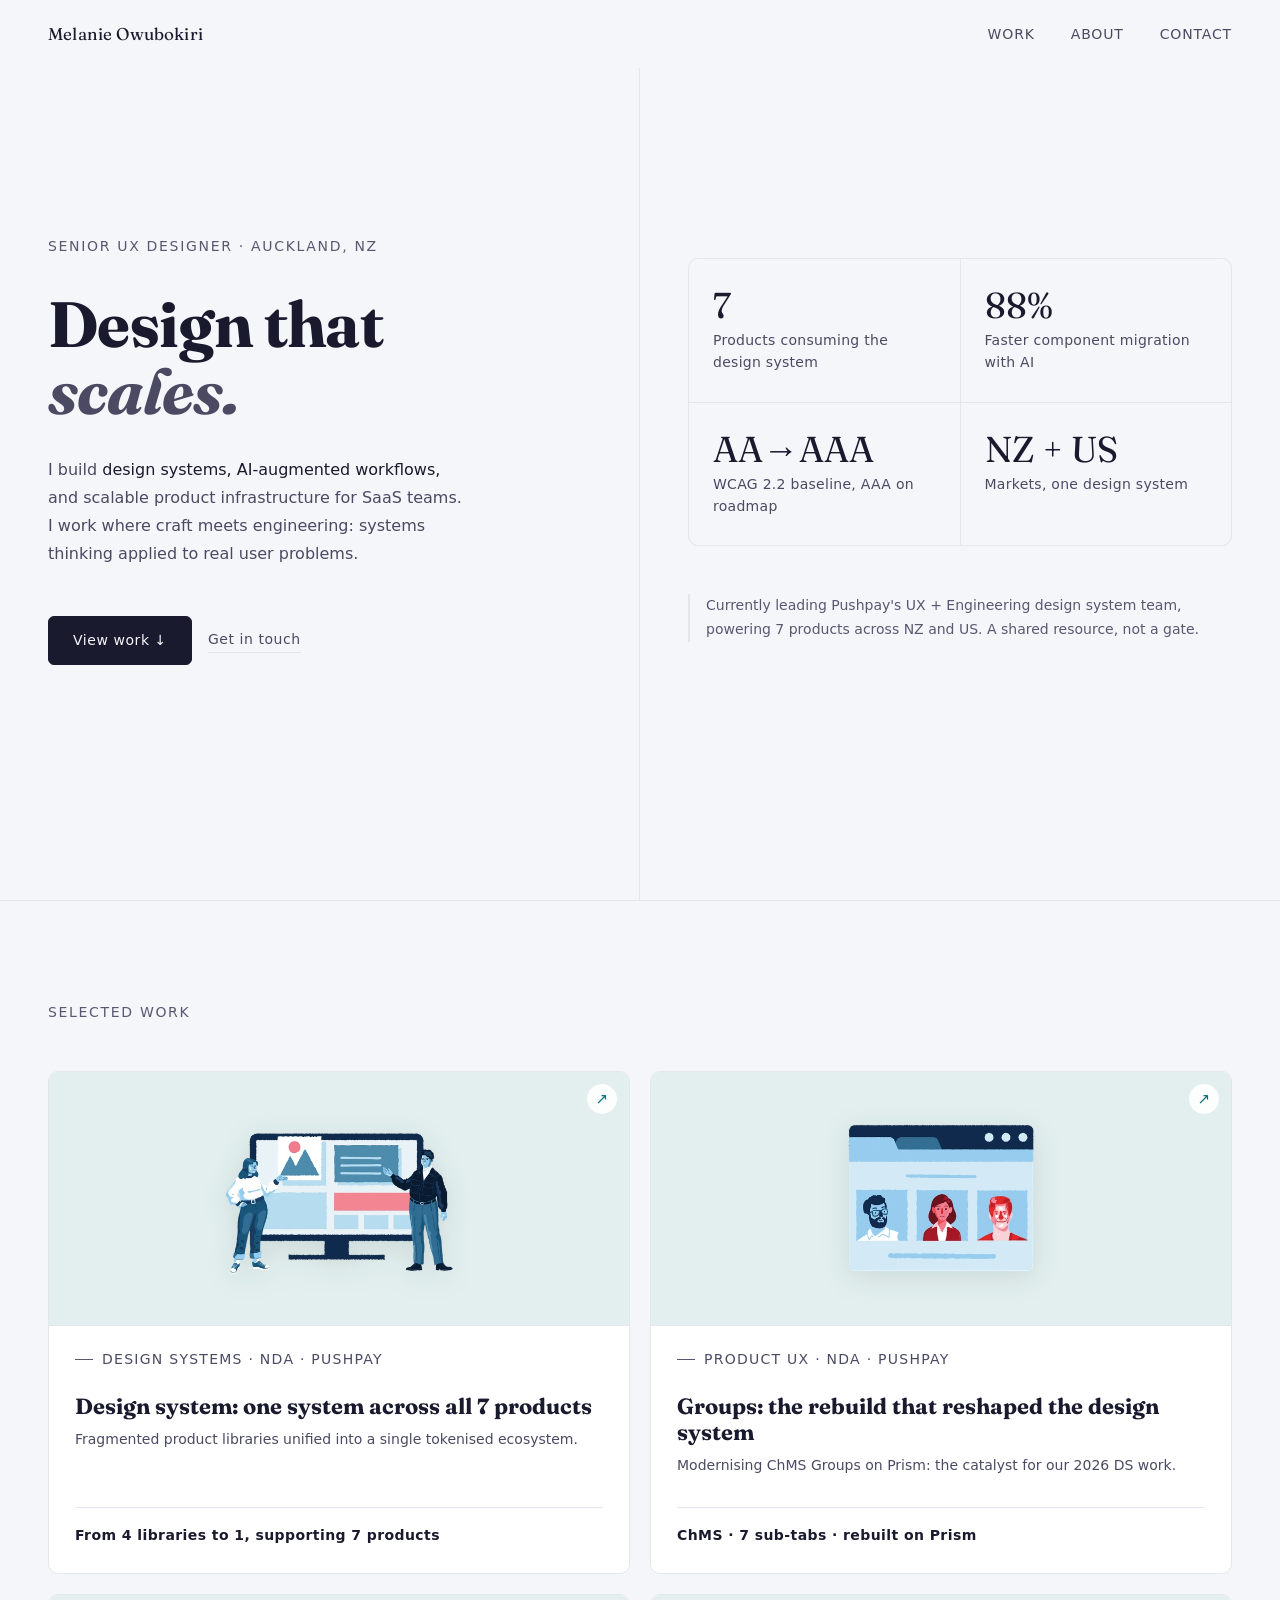
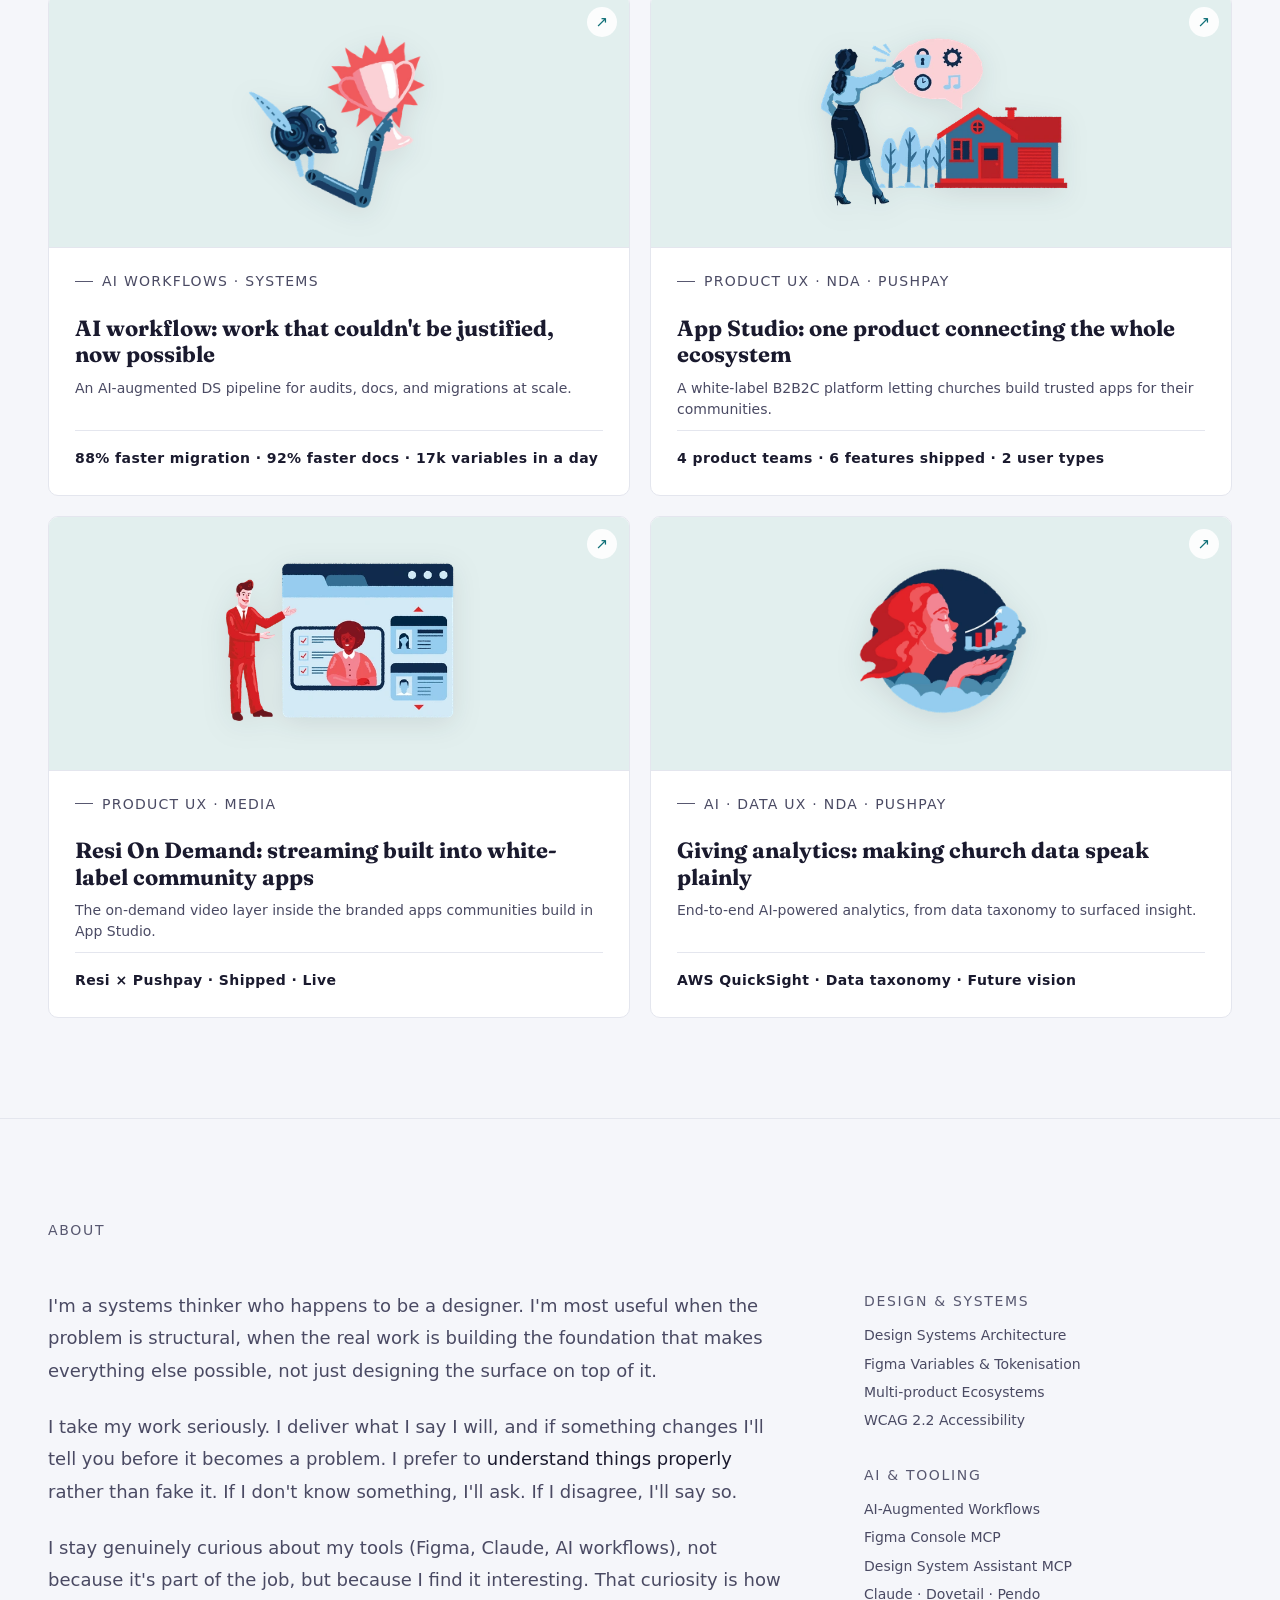
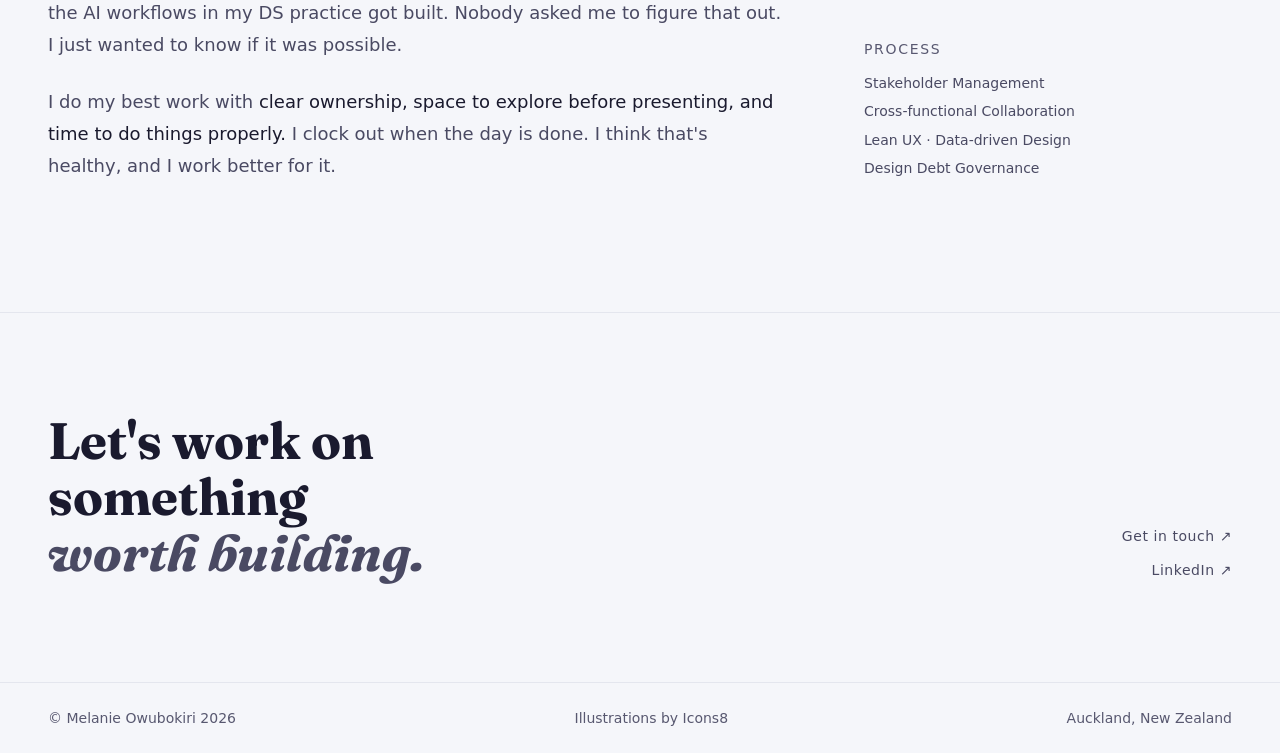
<file: index.html>
<!DOCTYPE html>
<html lang="en">
<head>
  <meta charset="UTF-8">
  <meta name="viewport" content="width=device-width, initial-scale=1.0">
  <title>Melanie Owubokiri · Senior UX Designer</title>
  <link rel="preconnect" href="https://fonts.googleapis.com">
  <link rel="preconnect" href="https://fonts.gstatic.com" crossorigin>
  <link href="https://fonts.googleapis.com/css2?family=Fraunces:ital,wght@0,400;0,500;0,600;1,400;1,500&display=swap" rel="stylesheet">
  <link rel="preconnect" href="https://api.fontshare.com" crossorigin>
  <link href="https://api.fontshare.com/v2/css?f[]=general-sans@300,400,500,600&display=swap" rel="stylesheet">
  <link rel="stylesheet" href="assets/design-system.css">
  <style>

    /* NAV */
    nav {
      position: fixed;
      top: 0; left: 0; right: 0;
      z-index: 100;
      display: flex;
      align-items: center;
      justify-content: space-between;
      padding: 20px max(48px, calc((100% - 1440px) / 2 + 48px));
      background: var(--surface);
      border-bottom: 1px solid transparent;
      transition: border-color 0.3s;
    }
    nav.scrolled { border-color: var(--line); }

    .nav-name {
      font-family: var(--serif);
      font-size: 17px;
      letter-spacing: 0.01em;
      color: var(--ink);
      text-decoration: none;
    }

    .nav-links {
      display: flex;
      gap: 36px;
      list-style: none;
    }

    .nav-links a {
      font-size: 14px;
      font-weight: 400;
      letter-spacing: 0.06em;
      text-transform: uppercase;
      color: var(--ink-muted);
      text-decoration: none;
      transition: color 0.2s;
    }
    .nav-links a:hover { color: var(--ink); }

    /* HERO */
    .hero {
      min-height: 100vh;
      display: grid;
      grid-template-columns: 1fr 1fr;
      padding-top: 80px;
      max-width: 1440px;
      margin: 0 auto;
    }

    .hero-left {
      padding: 80px 48px 80px 48px;
      display: flex;
      flex-direction: column;
      justify-content: center;
      border-right: 1px solid var(--line);
    }

    .hero-tag {
      font-size: 14px;
      letter-spacing: 0.12em;
      text-transform: uppercase;
      color: var(--ink-faint);
      margin-bottom: 32px;
    }

    .hero-name {
      font-family: var(--serif);
      font-size: clamp(44px, 5vw, 68px);
      line-height: 1.05;
      letter-spacing: -0.01em;
      color: var(--ink);
      margin-bottom: 32px;
    }

    .hero-name em {
      font-style: italic;
      color: var(--ink-muted);
    }

    .hero-desc {
      font-size: 16px;
      font-weight: 300;
      color: var(--ink-muted);
      max-width: 420px;
      line-height: 1.75;
      margin-bottom: 48px;
    }

    .hero-desc strong {
      color: var(--ink);
      font-weight: 500;
    }

    .hero-cta {
      display: flex;
      gap: 16px;
      align-items: center;
      flex-wrap: wrap;
    }

    .btn-primary {
      display: inline-flex;
      align-items: center;
      gap: 8px;
      padding: 12px 24px;
      background: var(--ink);
      color: var(--surface);
      font-family: var(--sans);
      font-size: 14px;
      font-weight: 500;
      letter-spacing: 0.04em;
      text-decoration: none;
      border: 1px solid var(--ink);
      border-radius: 6px;
      transition: background 0.2s, color 0.2s;
    }
    .btn-primary:hover {
      background: transparent;
      color: var(--ink);
    }

    .btn-secondary {
      font-size: 14px;
      font-weight: 400;
      color: var(--ink-muted);
      text-decoration: none;
      letter-spacing: 0.04em;
      border-bottom: 1px solid var(--line);
      padding-bottom: 2px;
      transition: color 0.2s, border-color 0.2s;
    }
    .btn-secondary:hover { color: var(--ink); border-color: var(--ink); }

    .hero-right {
      padding: 80px 48px;
      display: flex;
      flex-direction: column;
      justify-content: center;
    }

    .hero-stats {
      display: grid;
      grid-template-columns: 1fr 1fr;
      gap: 1px;
      background: var(--line);
      border: 1px solid var(--line);
      margin-bottom: 48px;
    }

    .stat {
      background: var(--surface);
      padding: 28px 24px;
    }

    .stat-num {
      font-family: var(--serif);
      font-size: 36px;
      line-height: 1;
      color: var(--ink);
      margin-bottom: 6px;
    }

    .stat-label {
      font-size: 14px;
      font-weight: 300;
      color: var(--ink-muted);
      letter-spacing: 0.02em;
    }

    .hero-note {
      font-size: 14px;
      font-weight: 300;
      color: var(--ink-faint);
      line-height: 1.7;
      border-left: 2px solid var(--line);
      padding-left: 16px;
    }

    /* SECTION BASE */
    section {
      padding: 100px max(48px, calc((100% - 1440px) / 2 + 48px));
      border-top: 1px solid var(--line);
    }

    .section-label {
      font-size: 14px;
      letter-spacing: 0.12em;
      text-transform: uppercase;
      color: var(--ink-faint);
      margin-bottom: 48px;
    }

    /* WORK */
    .work-grid {
      display: grid;
      grid-template-columns: 1fr 1fr;
      gap: 1px;
      background: var(--line);
      border: 1px solid var(--line);
    }

    .work-card {
      background: var(--surface);
      padding: 40px;
      text-decoration: none;
      color: var(--ink);
      display: flex;
      flex-direction: column;
      gap: 16px;
      transition: background 0.2s;
      position: relative;
      overflow: hidden;
    }
    .work-card:hover { background: var(--surface-alt); }

    .work-card-top {
      display: flex;
      align-items: flex-start;
      justify-content: space-between;
      gap: 16px;
    }

    .work-tags {
      display: flex;
      flex-wrap: wrap;
      gap: 6px;
    }

    .tag {
      font-size: 14px;
      letter-spacing: 0.08em;
      text-transform: uppercase;
      color: var(--ink-muted);
      border: 1px solid var(--line);
      padding: 3px 8px;
      border-radius: 4px;
    }

    .tag.nda {
      color: var(--ink-faint);
      border-color: var(--line);
    }

    .work-arrow {
      font-size: 18px;
      color: var(--ink-faint);
      flex-shrink: 0;
      transition: transform 0.2s, color 0.2s;
    }
    .work-card:hover .work-arrow { transform: translate(3px, -3px); color: var(--ink); }

    .work-title {
      font-family: var(--serif);
      font-size: 24px;
      line-height: 1.2;
      color: var(--ink);
    }

    .work-desc {
      font-size: 14px;
      font-weight: 300;
      color: var(--ink-muted);
      line-height: 1.65;
    }

    .work-metric {
      font-size: 14px;
      font-weight: 500;
      color: var(--ink);
      letter-spacing: 0.03em;
      margin-top: auto;
      padding-top: 16px;
      border-top: 1px solid var(--line);
    }

    /* ABOUT */
    .about-grid {
      display: grid;
      grid-template-columns: 2fr 1fr;
      gap: 80px;
    }

    .about-body {
      font-size: 18px;
      font-weight: 300;
      color: var(--ink-muted);
      line-height: 1.8;
    }

    .about-body strong {
      color: var(--ink);
      font-weight: 500;
    }

    .about-sidebar {}

    .skills-group {
      margin-bottom: 32px;
    }

    .skills-group-label {
      font-size: 14px;
      letter-spacing: 0.12em;
      text-transform: uppercase;
      color: var(--ink-faint);
      margin-bottom: 12px;
    }

    .skills-list {
      list-style: none;
      display: flex;
      flex-direction: column;
      gap: 6px;
    }

    .skills-list li {
      font-size: 14px;
      font-weight: 300;
      color: var(--ink-muted);
    }

    /* CONTACT */
    .contact-inner {
      display: flex;
      align-items: flex-end;
      justify-content: space-between;
      flex-wrap: wrap;
      gap: 40px;
    }

    .contact-heading {
      font-family: var(--serif);
      font-size: clamp(32px, 4vw, 52px);
      line-height: 1.1;
      max-width: 480px;
    }

    .contact-heading em { font-style: italic; color: var(--ink-muted); }

    .contact-links {
      display: flex;
      flex-direction: column;
      gap: 12px;
      align-items: flex-end;
    }

    .contact-link {
      font-size: 14px;
      font-weight: 400;
      color: var(--ink-muted);
      text-decoration: none;
      letter-spacing: 0.04em;
      display: flex;
      align-items: center;
      gap: 8px;
      transition: color 0.2s;
    }
    .contact-link:hover { color: var(--ink); }

    /* FOOTER */
    footer {
      padding: 24px max(48px, calc((100% - 1440px) / 2 + 48px));
      border-top: 1px solid var(--line);
      display: flex;
      justify-content: space-between;
      align-items: center;
    }

    .footer-copy {
      font-size: 14px;
      font-weight: 300;
      color: var(--ink-faint);
    }

    .footer-location {
      font-size: 14px;
      font-weight: 300;
      color: var(--ink-faint);
    }

    /* ANIMATIONS */
    .fade-up {
      opacity: 0;
      transform: translateY(20px);
      transition: opacity 0.6s ease, transform 0.6s ease;
    }
    .fade-up.visible {
      opacity: 1;
      transform: translateY(0);
    }

    /* RESPONSIVE */
    @media (max-width: 768px) {
      nav { padding: 16px 24px; }
      .nav-links { gap: 20px; }

      .hero { grid-template-columns: 1fr; min-height: auto; }
      .hero-left { padding: 60px 24px 40px; border-right: none; border-bottom: 1px solid var(--line); }
      .hero-right { padding: 40px 24px 60px; }
      .hero-stats { grid-template-columns: 1fr 1fr; }

      section { padding: 60px 24px; }
      .work-grid { grid-template-columns: 1fr; }
      .about-grid { grid-template-columns: 1fr; gap: 40px; }
      .contact-inner { flex-direction: column; align-items: flex-start; }
      .contact-links { align-items: flex-start; }
      footer { padding: 20px 24px; flex-direction: column; gap: 8px; align-items: flex-start; }
    }
    .work-grid { grid-template-columns: 1fr 1fr; gap: 20px; background: none; border: none; }
    .work-card {
      background: var(--card); border: 1px solid var(--line); border-radius: var(--radius);
      padding: 0; gap: 0; overflow: hidden;
      transition: transform 0.2s ease, box-shadow 0.2s ease, border-color 0.2s ease;
    }
    .work-card:hover {
      background: var(--card); transform: translateY(-3px);
      border-color: var(--accent); box-shadow: 0 8px 26px rgba(15,112,120,0.16);
    }
    .work-thumb {
      position: relative; aspect-ratio: 16 / 6.5;
      display: flex; align-items: center; justify-content: center;
      background-color: var(--accent-soft);
      background-image: radial-gradient(rgba(15,112,120,0.12) 1px, transparent 1px);
      background-size: 18px 18px; background-position: center;
      border-bottom: 1px solid var(--line);
    }
    .work-thumb .work-card-top { position: absolute; top: 12px; left: 12px; right: 12px; }
    .work-thumb .tag {
      background: rgba(255,255,255,0.9); border: none; color: #43436a;
      -webkit-backdrop-filter: blur(4px); backdrop-filter: blur(4px);
    }
    .work-thumb .work-arrow {
      width: 30px; height: 30px; border-radius: 50%;
      display: flex; align-items: center; justify-content: center;
      background: rgba(255,255,255,0.9); color: var(--accent); font-size: 15px;
    }
    .work-card:hover .work-arrow { transform: translate(3px, -3px); color: var(--accent); }
    .work-body { padding: 22px 26px 26px; display: flex; flex-direction: column; gap: 10px; flex: 1; }
    .work-title { font-size: 22px; }
    .work-desc { font-size: 14px; color: var(--ink-muted); line-height: 1.5; }
    .work-metric { font-size: 14px; color: var(--accent); }
    .ph-mark { font-family:var(--serif); font-size:38px; color:rgba(15,112,120,0.34); }
    .tag { border-radius: 4px; }
    .btn-primary { border-radius: 6px; }
    .hero-stats, .stats-bar { border-radius: 10px; overflow: hidden; }
    .stat-item, .img-placeholder, .progress-track, .progress-fill, .deepdive-screen, .surface-item, .insight-item, .meta-block, .placeholder { border-radius: 6px; }

    /* Refresh refinements */
    a:focus-visible, button:focus-visible { outline: 2px solid var(--accent); outline-offset: 3px; border-radius: 2px; }
    .work-thumb .work-card-top { justify-content: flex-end; }
    .work-thumb { background-image: none; aspect-ratio: 16 / 7; overflow: hidden; }
    .work-thumb .work-ill { position: absolute; top: 50%; left: 50%; transform: translate(-50%, -50%); height: 72%; width: auto; max-width: 66%; object-fit: contain; filter: drop-shadow(0 6px 14px rgba(21,34,41,0.10)); transition: transform 0.25s ease; }
    .work-card:hover .work-ill { transform: translate(-50%, -50%) scale(1.05); }
    .work-grid { grid-auto-rows: 1fr; align-items: stretch; }
    .work-card { height: 100%; }
    .work-metric { margin-top: auto; }
    .work-kicker {
      display: flex; align-items: center; gap: 9px;
      font-size: 14px; font-weight: 500; letter-spacing: 0.09em; text-transform: uppercase;
      color: var(--ink-muted); margin-bottom: 12px;
    }
    .work-kicker::before { content: ""; width: 18px; height: 1px; background: var(--ink-faint); flex-shrink: 0; }
    .work-metric { color: var(--ink); font-weight: 600; font-variant-numeric: tabular-nums; }
    .btn-secondary:hover { color: var(--accent); border-color: var(--accent); }
    .footer-credit { font-size: 14px; font-weight: 300; color: var(--ink-faint); text-decoration: none; transition: color 0.2s; }
    .footer-credit:hover { color: var(--accent); }
  </style>
</head>
<body>

  <nav id="nav">
    <a href="/" class="nav-name">Melanie Owubokiri</a>
    <ul class="nav-links">
      <li><a href="#work">Work</a></li>
      <li><a href="#about">About</a></li>
      <li><a href="#contact">Contact</a></li>
    </ul>
  </nav>

  <!-- HERO -->
  <section class="hero" style="border-top: none; padding: 0;">
    <div class="hero-left">
      <p class="hero-tag">Senior UX Designer · Auckland, NZ</p>
      <h1 class="hero-name">
        Design that<br>
        <em>scales.</em>
      </h1>
      <p class="hero-desc">
        I build <strong>design systems, AI-augmented workflows,</strong> and scalable product infrastructure for SaaS teams. I work where craft meets engineering: systems thinking applied to real user problems.
      </p>
      <div class="hero-cta">
        <a href="#work" class="btn-primary">View work ↓</a>
        <a href="mailto:melanie_lacerda@hotmail.com" class="btn-secondary">Get in touch</a>
      </div>
    </div>
    <div class="hero-right">
      <div class="hero-stats">
        <div class="stat">
          <div class="stat-num">7</div>
          <div class="stat-label">Products consuming the design system</div>
        </div>
        <div class="stat">
          <div class="stat-num">88%</div>
          <div class="stat-label">Faster component migration with AI</div>
        </div>
        <div class="stat">
          <div class="stat-num">AA→AAA</div>
          <div class="stat-label">WCAG 2.2 baseline, AAA on roadmap</div>
        </div>
        <div class="stat">
          <div class="stat-num">NZ + US</div>
          <div class="stat-label">Markets, one design system</div>
        </div>
      </div>
      <p class="hero-note">
        Currently leading Pushpay's UX + Engineering design system team, powering 7 products across NZ and US. A shared resource, not a gate.
      </p>
    </div>
  </section>

  <!-- WORK -->
  <section id="work">
    <p class="section-label">Selected work</p>
    <div class="work-grid">

      <a href="case-staq.html" class="work-card fade-up">
        <div class="work-thumb">
          <img class="work-ill" src="assets/illustrations/design-system.webp" alt="" loading="lazy">
          <div class="work-card-top">
            <span class="work-arrow">↗</span>
          </div>
        </div>
        <div class="work-body">
          <p class="work-kicker">Design Systems · NDA · Pushpay</p>
          <h2 class="work-title">Design system: one system across all 7 products</h2>
          <p class="work-desc">Fragmented product libraries unified into a single tokenised ecosystem.</p>
          <p class="work-metric">From 4 libraries to 1, supporting 7 products</p>
        </div>
      </a>
      <a href="case-groups.html" class="work-card fade-up">
        <div class="work-thumb">
          <img class="work-ill" src="assets/illustrations/groups.webp" alt="" loading="lazy">
          <div class="work-card-top">
            <span class="work-arrow">↗</span>
          </div>
        </div>
        <div class="work-body">
          <p class="work-kicker">Product UX · NDA · Pushpay</p>
          <h2 class="work-title">Groups: the rebuild that reshaped the design system</h2>
          <p class="work-desc">Modernising ChMS Groups on Prism: the catalyst for our 2026 DS work.</p>
          <p class="work-metric">ChMS · 7 sub-tabs · rebuilt on Prism</p>
        </div>
      </a>


      <a href="case-ai.html" class="work-card fade-up">
        <div class="work-thumb">
          <img class="work-ill" src="assets/illustrations/ai.webp" alt="" loading="lazy">
          <div class="work-card-top">
            <span class="work-arrow">↗</span>
          </div>
        </div>
        <div class="work-body">
          <p class="work-kicker">AI Workflows · Systems</p>
          <h2 class="work-title">AI workflow: work that couldn't be justified, now possible</h2>
          <p class="work-desc">An AI-augmented DS pipeline for audits, docs, and migrations at scale.</p>
          <p class="work-metric">88% faster migration · 92% faster docs · 17k variables in a day</p>
        </div>
      </a>

      <a href="case-appstudio.html" class="work-card fade-up">
        <div class="work-thumb">
          <img class="work-ill" src="assets/illustrations/appstudio.webp" alt="" loading="lazy">
          <div class="work-card-top">
            <span class="work-arrow">↗</span>
          </div>
        </div>
        <div class="work-body">
          <p class="work-kicker">Product UX · NDA · Pushpay</p>
          <h2 class="work-title">App Studio: one product connecting the whole ecosystem</h2>
          <p class="work-desc">A white-label B2B2C platform letting churches build trusted apps for their communities.</p>
          <p class="work-metric">4 product teams · 6 features shipped · 2 user types</p>
        </div>
      </a>

      <a href="case-resi.html" class="work-card fade-up">
        <div class="work-thumb">
          <img class="work-ill" src="assets/illustrations/resi.webp" alt="" loading="lazy">
          <div class="work-card-top">
            <span class="work-arrow">↗</span>
          </div>
        </div>
        <div class="work-body">
          <p class="work-kicker">Product UX · Media</p>
          <h2 class="work-title">Resi On Demand: streaming built into white-label community apps</h2>
          <p class="work-desc">The on-demand video layer inside the branded apps communities build in App Studio.</p>
          <p class="work-metric">Resi × Pushpay · Shipped · Live</p>
        </div>
      </a>

      <a href="case-giving.html" class="work-card fade-up">
        <div class="work-thumb">
          <img class="work-ill" src="assets/illustrations/giving.webp" alt="" loading="lazy">
          <div class="work-card-top">
            <span class="work-arrow">↗</span>
          </div>
        </div>
        <div class="work-body">
          <p class="work-kicker">AI · Data UX · NDA · Pushpay</p>
          <h2 class="work-title">Giving analytics: making church data speak plainly</h2>
          <p class="work-desc">End-to-end AI-powered analytics, from data taxonomy to surfaced insight.</p>
          <p class="work-metric">AWS QuickSight · Data taxonomy · Future vision</p>
        </div>
      </a>



    </div>
  </section>

  <!-- ABOUT -->
  <section id="about">
    <p class="section-label">About</p>
    <div class="about-grid">
      <div class="about-body fade-up">
        <p style="margin-bottom: 24px;">
          I'm a systems thinker who happens to be a designer. I'm most useful when the problem is structural, when the real work is building the foundation that makes everything else possible, not just designing the surface on top of it.
        </p>
        <p style="margin-bottom: 24px;">
          I take my work seriously. I deliver what I say I will, and if something changes I'll tell you before it becomes a problem. I prefer to <strong>understand things properly</strong> rather than fake it. If I don't know something, I'll ask. If I disagree, I'll say so.
        </p>
        <p style="margin-bottom: 24px;">
          I stay genuinely curious about my tools (Figma, Claude, AI workflows), not because it's part of the job, but because I find it interesting. That curiosity is how the AI workflows in my DS practice got built. Nobody asked me to figure that out. I just wanted to know if it was possible.
        </p>
        <p>
          I do my best work with <strong>clear ownership, space to explore before presenting, and time to do things properly.</strong> I clock out when the day is done. I think that's healthy, and I work better for it.
        </p>
      </div>
      <div class="about-sidebar fade-up">
        <div class="skills-group">
          <p class="skills-group-label">Design &amp; Systems</p>
          <ul class="skills-list">
            <li>Design Systems Architecture</li>
            <li>Figma Variables &amp; Tokenisation</li>
            <li>Multi-product Ecosystems</li>
            <li>WCAG 2.2 Accessibility</li>
          </ul>
        </div>
        <div class="skills-group">
          <p class="skills-group-label">AI &amp; Tooling</p>
          <ul class="skills-list">
            <li>AI-Augmented Workflows</li>
            <li>Figma Console MCP</li>
            <li>Design System Assistant MCP</li>
            <li>Claude · Dovetail · Pendo</li>
          </ul>
        </div>
        <div class="skills-group">
          <p class="skills-group-label">Process</p>
          <ul class="skills-list">
            <li>Stakeholder Management</li>
            <li>Cross-functional Collaboration</li>
            <li>Lean UX · Data-driven Design</li>
            <li>Design Debt Governance</li>
          </ul>
        </div>
      </div>
    </div>
  </section>

  <!-- CONTACT -->
  <section id="contact">
    <div class="contact-inner fade-up">
      <h2 class="contact-heading">
        Let's work on something<br><em>worth building.</em>
      </h2>
      <div class="contact-links">
        <a href="mailto:melanie_lacerda@hotmail.com" class="contact-link">Get in touch ↗</a>
        <a href="https://www.linkedin.com/in/melanie-owubokiri-519a5b203/" target="_blank" class="contact-link">LinkedIn ↗</a>
      </div>
    </div>
  </section>

  <footer>
    <span class="footer-copy">© Melanie Owubokiri 2026</span>
    <a class="footer-credit" href="https://icons8.com" target="_blank" rel="noopener">Illustrations by Icons8</a>
    <span class="footer-location">Auckland, New Zealand</span>
  </footer>

  <script>
    // Nav scroll state
    const nav = document.getElementById('nav');
    window.addEventListener('scroll', () => {
      nav.classList.toggle('scrolled', window.scrollY > 20);
    });

    // Fade-up on scroll
    const observer = new IntersectionObserver((entries) => {
      entries.forEach((entry, i) => {
        if (entry.isIntersecting) {
          setTimeout(() => entry.target.classList.add('visible'), i * 100);
        }
      });
    }, { threshold: 0.1 });

    document.querySelectorAll('.fade-up').forEach(el => observer.observe(el));
  </script>

</body>
</html>
</file>
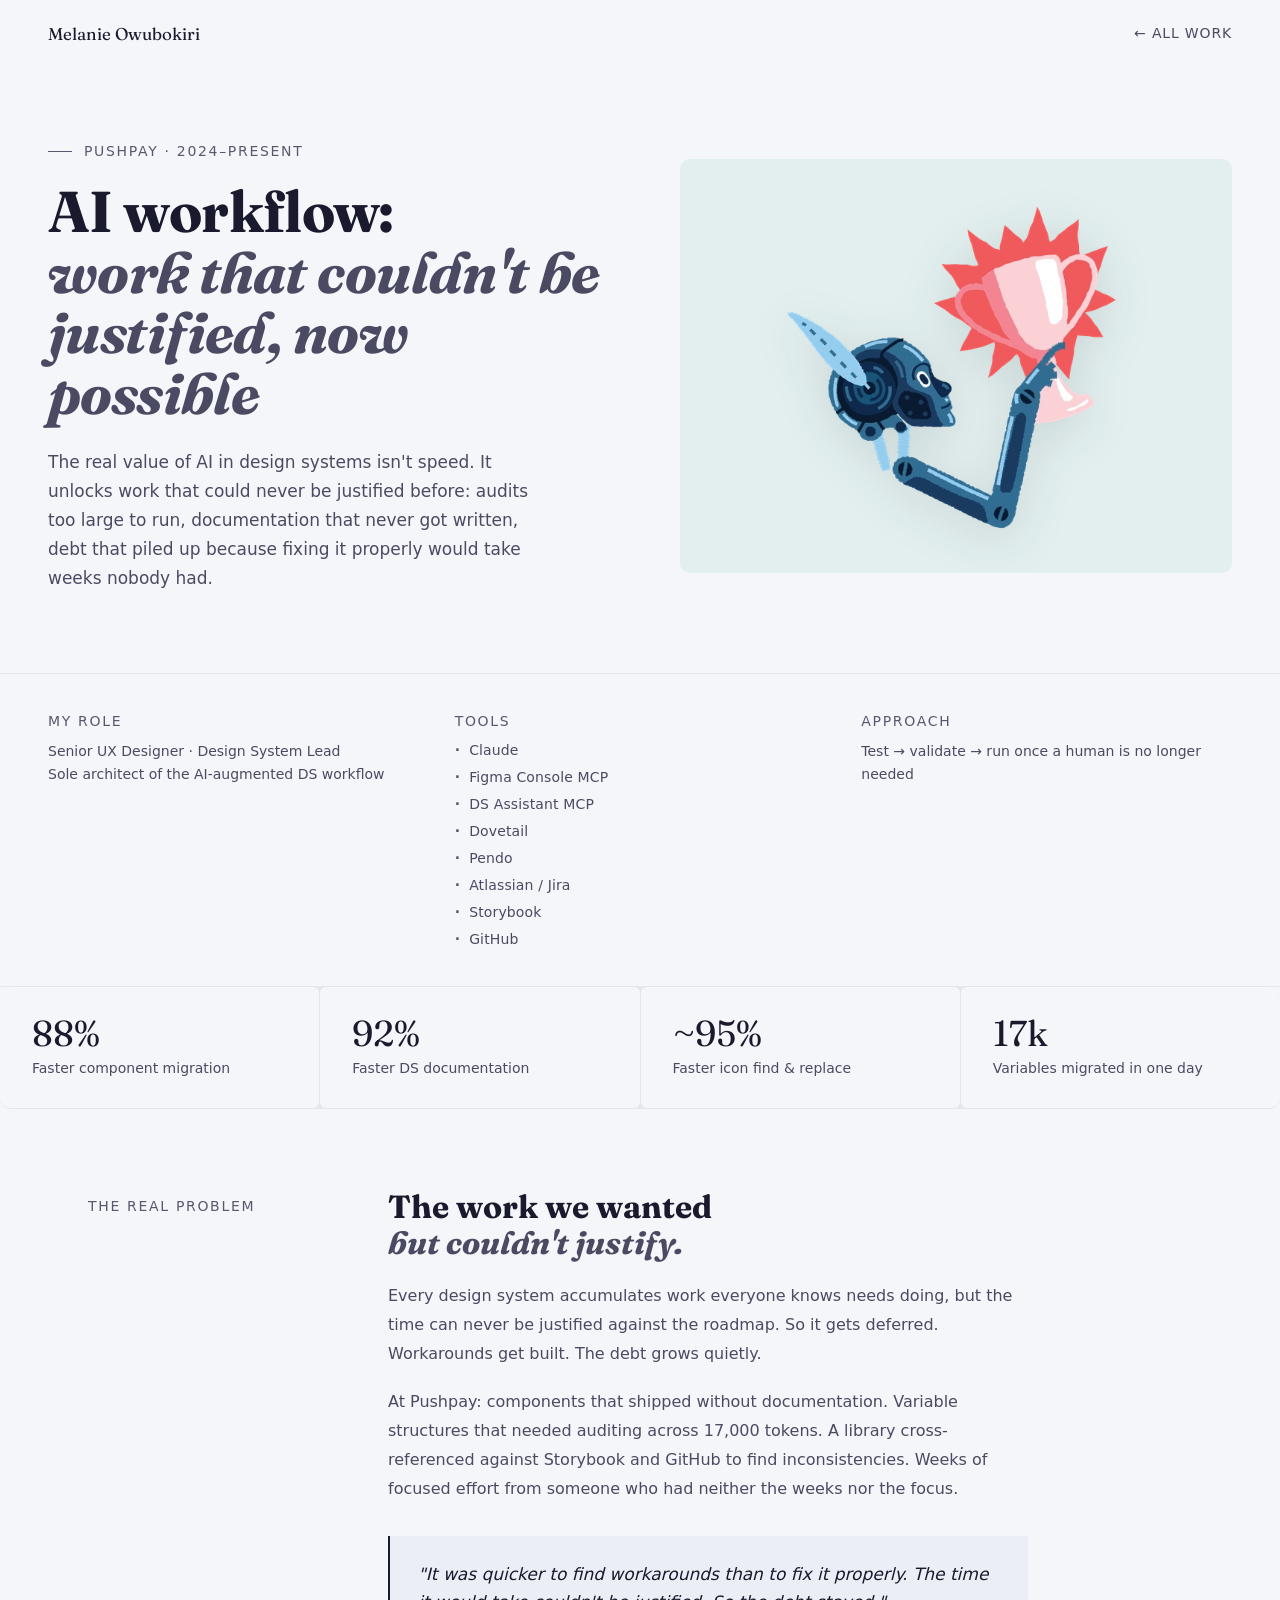
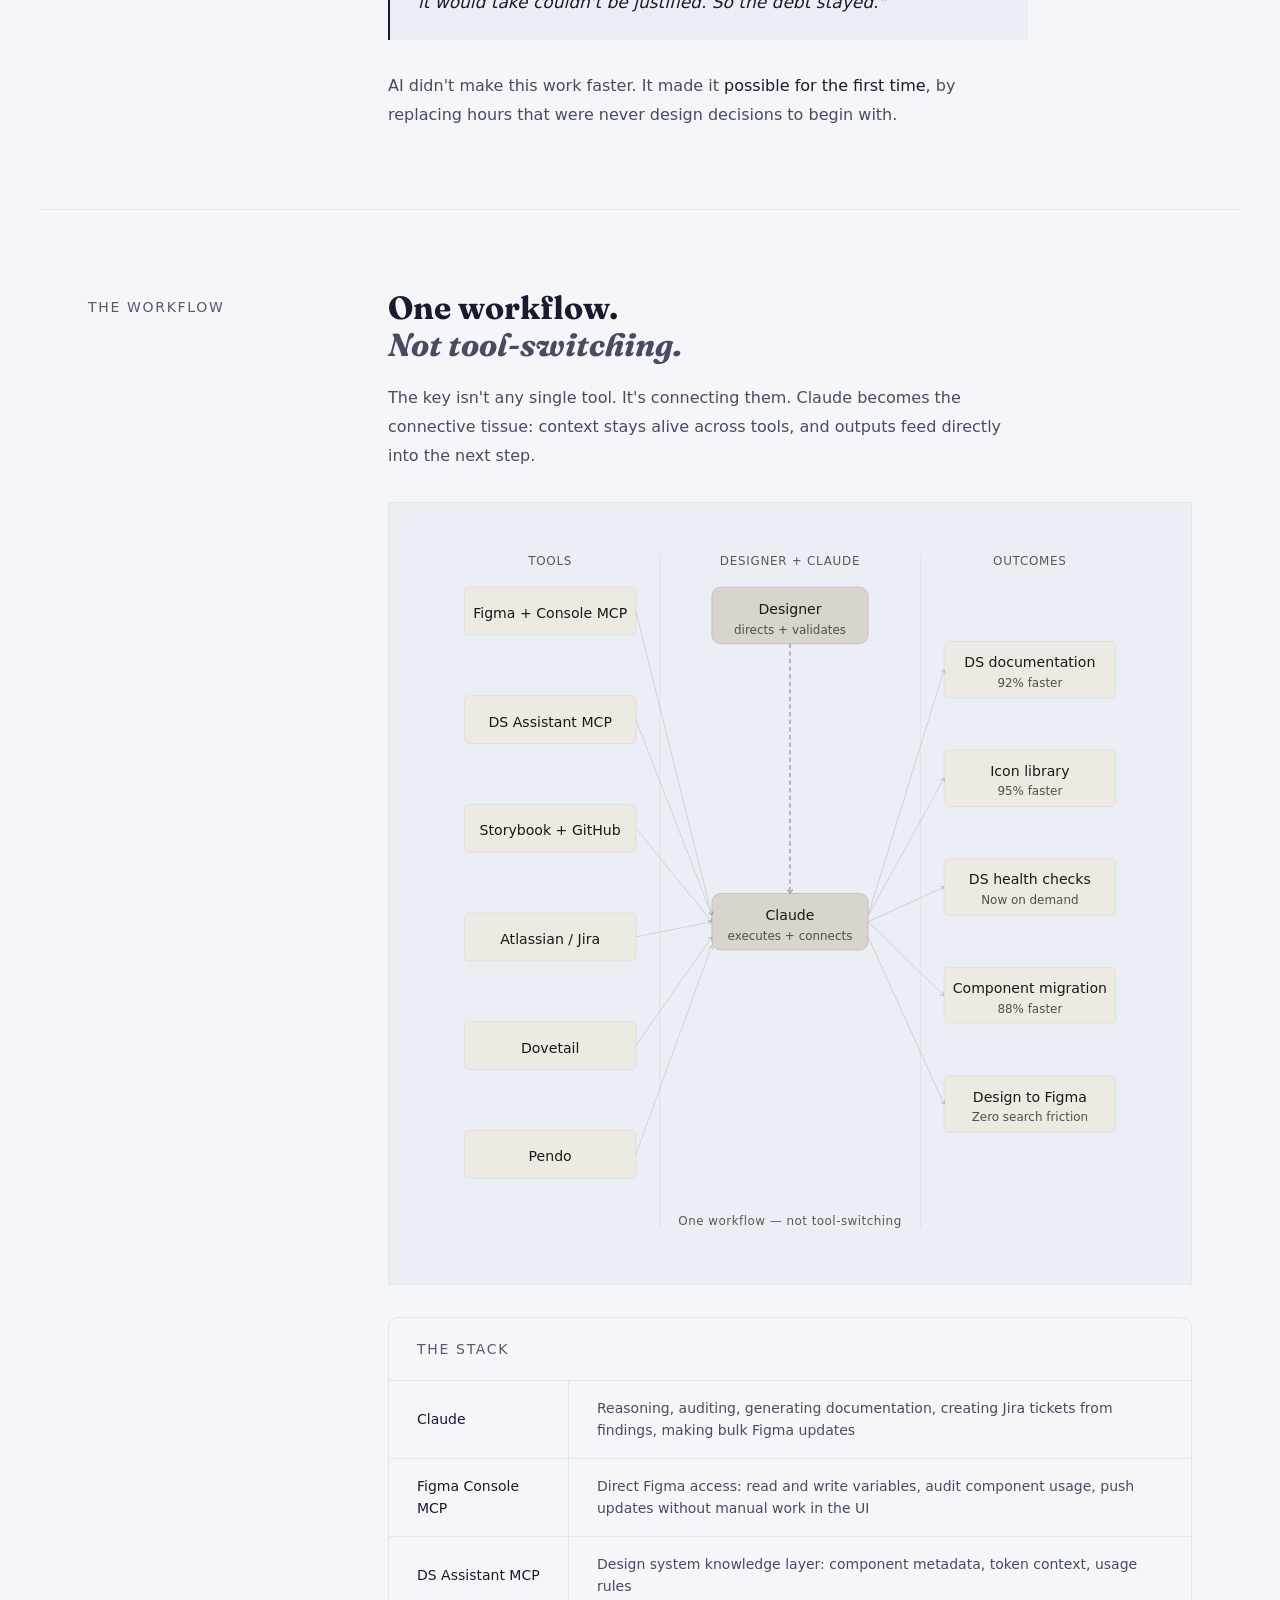
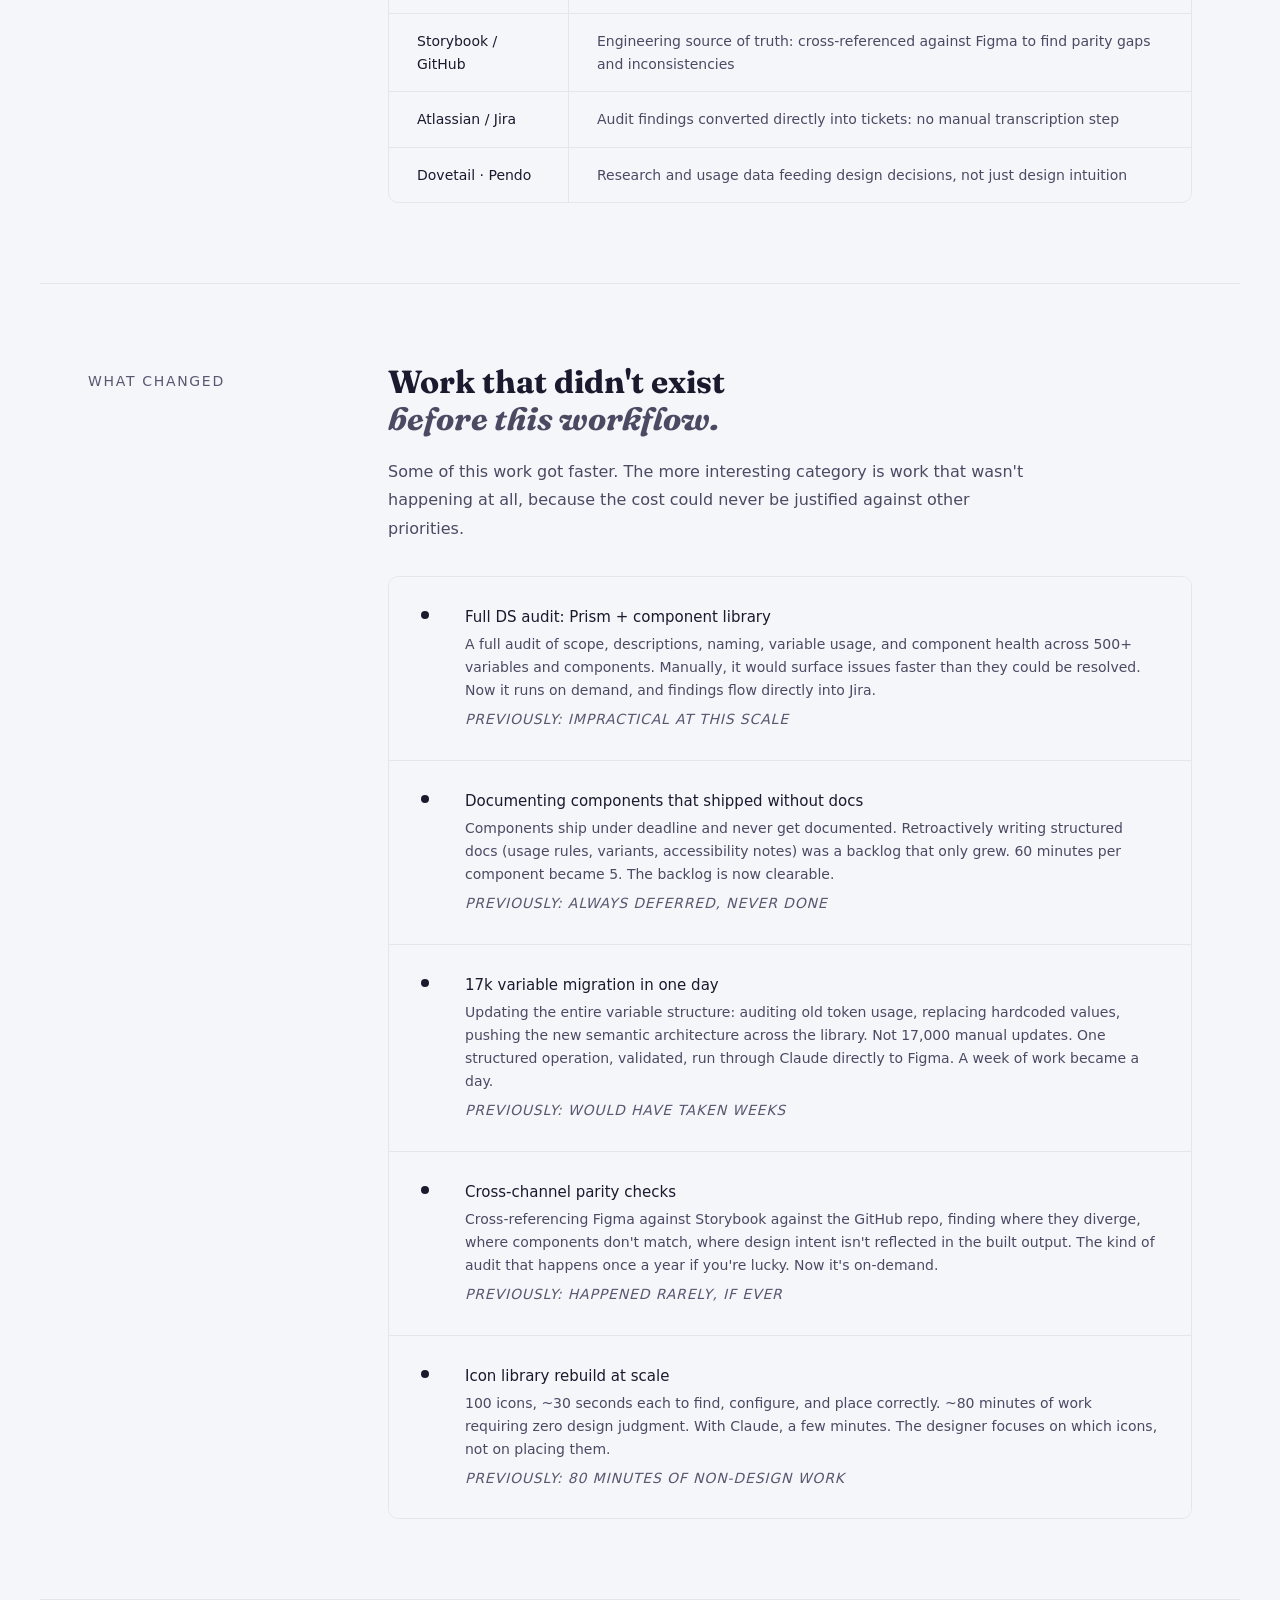
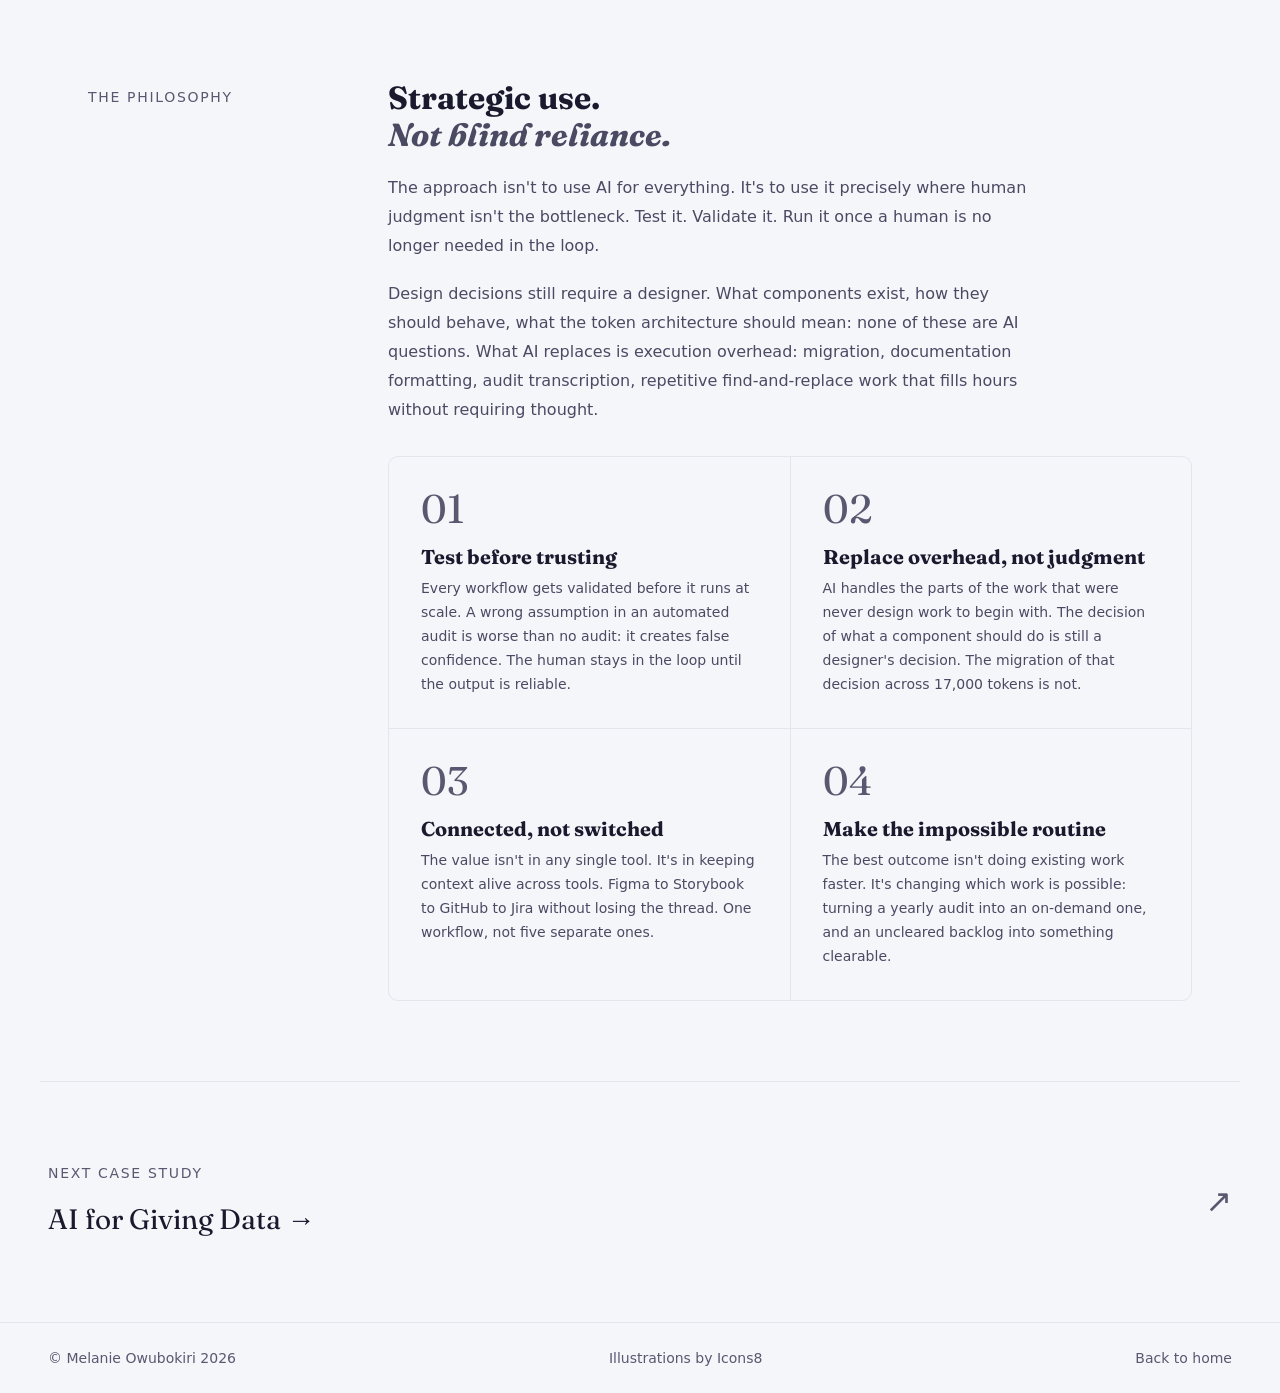
<file: case-ai.html>
<!DOCTYPE html>
<html lang="en">
<head>
  <meta charset="UTF-8">
  <meta name="viewport" content="width=device-width, initial-scale=1.0">
  <title>AI as a Design System Force Multiplier · Melanie Owubokiri</title>
  <link rel="preconnect" href="https://fonts.googleapis.com">
  <link rel="preconnect" href="https://fonts.gstatic.com" crossorigin>
  <link href="https://fonts.googleapis.com/css2?family=Fraunces:ital,wght@0,400;0,500;0,600;1,400;1,500&display=swap" rel="stylesheet">
  <link rel="preconnect" href="https://api.fontshare.com" crossorigin>
  <link href="https://api.fontshare.com/v2/css?f[]=general-sans@300,400,500,600&display=swap" rel="stylesheet">
  <link rel="stylesheet" href="assets/design-system.css">
  <link rel="stylesheet" href="assets/ds-case.css">
  <style>
    .nav-back { font-size: 14px;
      font-weight: 400;
      letter-spacing: 0.06em;
      text-transform: uppercase;
      color: var(--ink-muted);
      text-decoration: none;
      transition: color 0.2s; }

    .case-eyebrow span { display: inline-block; width: 24px; height: 1px; background: var(--ink-faint); }

    .case-title em { font-style: italic; color: var(--ink-muted); }

    .case-meta { display: flex; flex-direction: column; gap: 28px; }

    .meta-tags { display: flex; flex-wrap: wrap; gap: 6px; margin-top: 4px; }

    .stats-bar { display: grid;
      grid-template-columns: repeat(4, 1fr);
      gap: 1px;
      background: var(--line);
      border-bottom: 1px solid var(--line); }

    .stat-item { background: var(--surface);
      padding: 28px 32px; }

    .stat-num { font-family: var(--serif);
      font-size: 36px;
      line-height: 1;
      color: var(--ink);
      margin-bottom: 6px; }

    .stat-label { font-size: 14px;
      font-weight: 300;
      color: var(--ink-muted); }

    .case-body { max-width: 1200px; margin: 0 auto; }

    .section-body strong { color: var(--ink); font-weight: 500; }

    .toolkit { margin-top: 32px;
      border: 1px solid var(--line);
      background: var(--surface); }

    .toolkit-header { padding: 20px 28px;
      border-bottom: 1px solid var(--line);
      font-size: 14px;
      letter-spacing: 0.12em;
      text-transform: uppercase;
      color: var(--ink-faint); }

    .toolkit-row { display: grid;
      grid-template-columns: 180px 1fr;
      gap: 0;
      border-bottom: 1px solid var(--line); }

    .toolkit-row:last-child { border-bottom: none; }

    .toolkit-tool { padding: 16px 28px;
      font-size: 14px;
      font-weight: 500;
      color: var(--ink);
      border-right: 1px solid var(--line);
      display: flex;
      align-items: center; }

    .toolkit-role { padding: 16px 28px;
      font-size: 14px;
      font-weight: 300;
      color: var(--ink-muted);
      display: flex;
      align-items: center; }

    .work-categories { display: flex;
      flex-direction: column;
      gap: 1px;
      background: var(--line);
      border: 1px solid var(--line);
      margin-top: 32px; }

    .work-category { background: var(--surface);
      padding: 32px 36px;
      display: grid;
      grid-template-columns: 1fr 140px;
      gap: 32px;
      align-items: start; }

    .work-category-content {  }

    .work-category-tag { font-size: 14px;
      letter-spacing: 0.1em;
      text-transform: uppercase;
      color: var(--ink-faint);
      margin-bottom: 8px; }

    .work-category-title { font-family: var(--serif);
      font-size: 20px;
      color: var(--ink);
      margin-bottom: 8px;
      line-height: 1.2; }

    .work-category-desc { font-size: 14px;
      font-weight: 300;
      color: var(--ink-muted);
      line-height: 1.7; }

    .work-category-metric { text-align: right; }

    .metric-num { font-family: var(--serif);
      font-size: 28px;
      color: var(--ink);
      line-height: 1;
      margin-bottom: 4px; }

    .metric-label { font-size: 14px;
      font-weight: 300;
      color: var(--ink-faint);
      line-height: 1.4; }

    .principles { display: grid;
      grid-template-columns: 1fr 1fr;
      gap: 1px;
      background: var(--line);
      border: 1px solid var(--line);
      margin-top: 32px; }

    .principle { background: var(--surface);
      padding: 32px; }

    .principle-num { font-family: var(--serif);
      font-size: 40px;
      color: var(--ink-faint);
      line-height: 1;
      margin-bottom: 16px; }

    .principle-title { font-family: var(--serif);
      font-size: 20px;
      color: var(--ink);
      margin-bottom: 8px;
      line-height: 1.2; }

    .principle-body { font-size: 14px;
      font-weight: 300;
      color: var(--ink-muted);
      line-height: 1.7; }

    .impossible-grid { display: flex;
      flex-direction: column;
      gap: 0;
      border: 1px solid var(--line);
      margin-top: 32px; }

    .impossible-item { padding: 28px 32px;
      border-bottom: 1px solid var(--line);
      display: grid;
      grid-template-columns: 24px 1fr;
      gap: 20px;
      align-items: start;
      background: var(--surface); }

    .impossible-item:last-child { border-bottom: none; }

    .impossible-dot { width: 8px;
      height: 8px;
      border-radius: 50%;
      background: var(--ink);
      margin-top: 6px; }

    .impossible-content {  }

    .impossible-title { font-size: 15px;
      font-weight: 500;
      color: var(--ink);
      margin-bottom: 4px; }

    .impossible-desc { font-size: 14px;
      font-weight: 300;
      color: var(--ink-muted);
      line-height: 1.65; }

    .impossible-reason { display: inline-block;
      margin-top: 6px;
      font-size: 14px;
      letter-spacing: 0.06em;
      text-transform: uppercase;
      color: var(--ink-faint);
      font-style: italic; }

    @media (max-width: 768px) {
      nav { padding: 16px 24px; }
      .case-hero { grid-template-columns: 1fr; gap: 40px; padding: 120px 24px 60px; }
      .stats-bar { grid-template-columns: 1fr 1fr; }
      .case-section { grid-template-columns: 1fr; gap: 24px; padding: 60px 24px; }
      .section-label { position: static; }
      .toolkit-row { grid-template-columns: 1fr; }
      .toolkit-tool { border-right: none; border-bottom: 1px solid var(--line); }
      .work-category { grid-template-columns: 1fr; }
      .work-category-metric { text-align: left; }
      .principles { grid-template-columns: 1fr; }
      .next-case { padding: 60px 24px; flex-direction: column; align-items: flex-start; }
    }
    .tag { border-radius: 4px; }
    .btn-primary { border-radius: 6px; }
    .hero-stats, .stats-bar { border-radius: 10px; overflow: hidden; }
    .stat-item, .img-placeholder, .progress-track, .progress-fill, .deepdive-screen, .surface-item, .insight-item, .meta-block, .placeholder { border-radius: 6px; }
    a:focus-visible, button:focus-visible { outline: 2px solid var(--accent); outline-offset: 3px; }
    @media (max-width: 768px) { .case-section { grid-template-columns: 1fr; gap: 32px; } }
      .case-hero { align-items: center; }
    .case-hero-art { background: var(--accent-soft); border-radius: var(--radius); aspect-ratio: 4 / 3; display: flex; align-items: center; justify-content: center; overflow: hidden; }
    .case-hero-art .hero-ill { width: 82%; height: 82%; object-fit: contain; filter: drop-shadow(0 10px 24px rgba(21,34,41,0.12)); }
    .case-meta { display: grid; grid-template-columns: repeat(auto-fit, minmax(190px, 1fr)); gap: 36px; align-items: start; padding: 36px max(48px, calc((100% - 1440px) / 2 + 48px)); border-bottom: 1px solid var(--line); }
    @media (max-width: 768px) { .case-hero-art { aspect-ratio: 16 / 10; } .case-meta { grid-template-columns: 1fr; gap: 26px; padding: 28px 24px; } }
      .meta-tags { flex-direction: column; gap: 6px; margin-top: 8px; }
    .meta-tags .tag { border: none; padding: 0; text-transform: none; letter-spacing: 0.01em; font-weight: 300; color: var(--ink-muted); display: flex; align-items: baseline; gap: 9px; line-height: 1.5; }
    .meta-tags .tag::before { content: "\00B7"; color: var(--ink-faint); font-weight: 600; }
  
  </style>
</head>
<body>

  <nav id="nav">
    <a href="index.html" class="nav-name">Melanie Owubokiri</a>
    <a href="index.html#work" class="nav-back">← All work</a>
  </nav>

  <header class="case-hero">
    <div>
      <p class="case-eyebrow"><span></span> Pushpay · 2024–present</p>
      <h1 class="case-title">
        AI workflow:<br>
        <em>work that couldn't be justified, now possible</em>
      </h1>
      <p class="case-subtitle">
        The real value of AI in design systems isn't speed. It unlocks work that could never be justified before: audits too large to run, documentation that never got written, debt that piled up because fixing it properly would take weeks nobody had.
      </p>
    </div>
    <div class="case-hero-art"><img class="hero-ill" src="assets/illustrations/ai.webp" alt="" loading="lazy"></div>
  </header>

  <div class="case-meta">
      <div>
        <p class="meta-label">My role</p>
        <p class="meta-value">Senior UX Designer · Design System Lead<br>Sole architect of the AI-augmented DS workflow</p>
      </div>
      <div>
        <p class="meta-label">Tools</p>
        <div class="meta-tags">
          <span class="tag">Claude</span>
          <span class="tag">Figma Console MCP</span>
          <span class="tag">DS Assistant MCP</span>
          <span class="tag">Dovetail</span>
          <span class="tag">Pendo</span>
          <span class="tag">Atlassian / Jira</span>
          <span class="tag">Storybook</span>
          <span class="tag">GitHub</span>
        </div>
      </div>
      <div>
        <p class="meta-label">Approach</p>
        <p class="meta-value">Test → validate → run once a human is no longer needed</p>
      </div>
    </div>

  <!-- STATS -->
  <div class="stats-bar">
    <div class="stat-item fade-up">
      <div class="stat-num">88%</div>
      <div class="stat-label">Faster component migration</div>
    </div>
    <div class="stat-item fade-up">
      <div class="stat-num">92%</div>
      <div class="stat-label">Faster DS documentation</div>
    </div>
    <div class="stat-item fade-up">
      <div class="stat-num">~95%</div>
      <div class="stat-label">Faster icon find & replace</div>
    </div>
    <div class="stat-item fade-up">
      <div class="stat-num">17k</div>
      <div class="stat-label">Variables migrated in one day</div>
    </div>
  </div>

  <div class="case-body">

    <!-- THE REAL PROBLEM -->
    <div class="case-section fade-up">
      <p class="section-label">The real problem</p>
      <div class="section-content">
        <h2 class="section-heading">The work we wanted<br><em>but couldn't justify.</em></h2>
        <div class="section-body">
          <p>
            Every design system accumulates work everyone knows needs doing, but the time can never be justified against the roadmap. So it gets deferred. Workarounds get built. The debt grows quietly.
          </p>
          <p>
            At Pushpay: components that shipped without documentation. Variable structures that needed auditing across 17,000 tokens. A library cross-referenced against Storybook and GitHub to find inconsistencies. Weeks of focused effort from someone who had neither the weeks nor the focus.
          </p>
          <div class="callout">
            <p>"It was quicker to find workarounds than to fix it properly. The time it would take couldn't be justified. So the debt stayed."</p>
          </div>
          <p>
            AI didn't make this work faster. It made it <strong>possible for the first time</strong>, by replacing hours that were never design decisions to begin with.
          </p>
        </div>
      </div>
    </div>

    <!-- THE WORKFLOW -->
    <div class="case-section fade-up">
      <p class="section-label">The workflow</p>
      <div class="section-content">
        <h2 class="section-heading">One workflow.<br><em>Not tool-switching.</em></h2>
        <div class="section-body">
          <p>
            The key isn't any single tool. It's connecting them. Claude becomes the connective tissue: context stays alive across tools, and outputs feed directly into the next step.
          </p>
        </div>

        <div style="margin: 32px 0; border: 1px solid var(--line); padding: 32px; background: var(--surface-alt);">
          <img src="workflow-diagram.svg" alt="Diagram showing six tools feeding into Claude, directed by the designer, producing five design system outcomes" style="width: 100%; height: auto; display: block;"/>
        </div>

        <div class="toolkit">
          <div class="toolkit-header">The stack</div>
          <div class="toolkit-row">
            <div class="toolkit-tool">Claude</div>
            <div class="toolkit-role">Reasoning, auditing, generating documentation, creating Jira tickets from findings, making bulk Figma updates</div>
          </div>
          <div class="toolkit-row">
            <div class="toolkit-tool">Figma Console MCP</div>
            <div class="toolkit-role">Direct Figma access: read and write variables, audit component usage, push updates without manual work in the UI</div>
          </div>
          <div class="toolkit-row">
            <div class="toolkit-tool">DS Assistant MCP</div>
            <div class="toolkit-role">Design system knowledge layer: component metadata, token context, usage rules</div>
          </div>
          <div class="toolkit-row">
            <div class="toolkit-tool">Storybook / GitHub</div>
            <div class="toolkit-role">Engineering source of truth: cross-referenced against Figma to find parity gaps and inconsistencies</div>
          </div>
          <div class="toolkit-row">
            <div class="toolkit-tool">Atlassian / Jira</div>
            <div class="toolkit-role">Audit findings converted directly into tickets: no manual transcription step</div>
          </div>
          <div class="toolkit-row">
            <div class="toolkit-tool">Dovetail · Pendo</div>
            <div class="toolkit-role">Research and usage data feeding design decisions, not just design intuition</div>
          </div>
        </div>
      </div>
    </div>

    <!-- PREVIOUSLY IMPOSSIBLE -->
    <div class="case-section fade-up">
      <p class="section-label">What changed</p>
      <div class="section-content">
        <h2 class="section-heading">Work that didn't exist<br><em>before this workflow.</em></h2>
        <div class="section-body">
          <p>
            Some of this work got faster. The more interesting category is work that wasn't happening at all, because the cost could never be justified against other priorities.
          </p>
        </div>

        <div class="impossible-grid">

          <div class="impossible-item">
            <div class="impossible-dot"></div>
            <div class="impossible-content">
              <p class="impossible-title">Full DS audit: Prism + component library</p>
              <p class="impossible-desc">A full audit of scope, descriptions, naming, variable usage, and component health across 500+ variables and components. Manually, it would surface issues faster than they could be resolved. Now it runs on demand, and findings flow directly into Jira.</p>
              <span class="impossible-reason">Previously: impractical at this scale</span>
            </div>
          </div>

          <div class="impossible-item">
            <div class="impossible-dot"></div>
            <div class="impossible-content">
              <p class="impossible-title">Documenting components that shipped without docs</p>
              <p class="impossible-desc">Components ship under deadline and never get documented. Retroactively writing structured docs (usage rules, variants, accessibility notes) was a backlog that only grew. 60 minutes per component became 5. The backlog is now clearable.</p>
              <span class="impossible-reason">Previously: always deferred, never done</span>
            </div>
          </div>

          <div class="impossible-item">
            <div class="impossible-dot"></div>
            <div class="impossible-content">
              <p class="impossible-title">17k variable migration in one day</p>
              <p class="impossible-desc">Updating the entire variable structure: auditing old token usage, replacing hardcoded values, pushing the new semantic architecture across the library. Not 17,000 manual updates. One structured operation, validated, run through Claude directly to Figma. A week of work became a day.</p>
              <span class="impossible-reason">Previously: would have taken weeks</span>
            </div>
          </div>

          <div class="impossible-item">
            <div class="impossible-dot"></div>
            <div class="impossible-content">
              <p class="impossible-title">Cross-channel parity checks</p>
              <p class="impossible-desc">Cross-referencing Figma against Storybook against the GitHub repo, finding where they diverge, where components don't match, where design intent isn't reflected in the built output. The kind of audit that happens once a year if you're lucky. Now it's on-demand.</p>
              <span class="impossible-reason">Previously: happened rarely, if ever</span>
            </div>
          </div>

          <div class="impossible-item">
            <div class="impossible-dot"></div>
            <div class="impossible-content">
              <p class="impossible-title">Icon library rebuild at scale</p>
              <p class="impossible-desc">100 icons, ~30 seconds each to find, configure, and place correctly. ~80 minutes of work requiring zero design judgment. With Claude, a few minutes. The designer focuses on which icons, not on placing them.</p>
              <span class="impossible-reason">Previously: 80 minutes of non-design work</span>
            </div>
          </div>

        </div>
      </div>
    </div>

    <!-- THE PHILOSOPHY -->
    <div class="case-section fade-up">
      <p class="section-label">The philosophy</p>
      <div class="section-content">
        <h2 class="section-heading">Strategic use.<br><em>Not blind reliance.</em></h2>
        <div class="section-body">
          <p>
            The approach isn't to use AI for everything. It's to use it precisely where human judgment isn't the bottleneck. Test it. Validate it. Run it once a human is no longer needed in the loop.
          </p>
          <p>
            Design decisions still require a designer. What components exist, how they should behave, what the token architecture should mean: none of these are AI questions. What AI replaces is execution overhead: migration, documentation formatting, audit transcription, repetitive find-and-replace work that fills hours without requiring thought.
          </p>
        </div>

        <div class="principles">
          <div class="principle">
            <div class="principle-num">01</div>
            <h4 class="principle-title">Test before trusting</h4>
            <p class="principle-body">Every workflow gets validated before it runs at scale. A wrong assumption in an automated audit is worse than no audit: it creates false confidence. The human stays in the loop until the output is reliable.</p>
          </div>
          <div class="principle">
            <div class="principle-num">02</div>
            <h4 class="principle-title">Replace overhead, not judgment</h4>
            <p class="principle-body">AI handles the parts of the work that were never design work to begin with. The decision of what a component should do is still a designer's decision. The migration of that decision across 17,000 tokens is not.</p>
          </div>
          <div class="principle">
            <div class="principle-num">03</div>
            <h4 class="principle-title">Connected, not switched</h4>
            <p class="principle-body">The value isn't in any single tool. It's in keeping context alive across tools. Figma to Storybook to GitHub to Jira without losing the thread. One workflow, not five separate ones.</p>
          </div>
          <div class="principle">
            <div class="principle-num">04</div>
            <h4 class="principle-title">Make the impossible routine</h4>
            <p class="principle-body">The best outcome isn't doing existing work faster. It's changing which work is possible: turning a yearly audit into an on-demand one, and an uncleared backlog into something clearable.</p>
          </div>
        </div>
      </div>
    </div>

  </div>

  <div class="next-case">
    <div>
      <p class="next-label">Next case study</p>
      <a href="case-giving.html" class="next-title">AI for Giving Data →</a>
    </div>
    <a href="case-giving.html" class="next-arrow">↗</a>
  </div>

  <footer style="padding: 24px max(48px, calc((100% - 1440px) / 2 + 48px)); border-top: 1px solid var(--line); display: flex; justify-content: space-between;">
    <span style="font-size: 14px; font-weight: 300; color: var(--ink-faint);">© Melanie Owubokiri 2026</span>
    <a href="https://icons8.com" target="_blank" rel="noopener" style="font-size:14px;font-weight:300;color:var(--ink-faint);text-decoration:none;">Illustrations by Icons8</a>
    <a href="index.html" style="font-size: 14px; font-weight: 300; color: var(--ink-faint); text-decoration: none;">Back to home</a>
  </footer>

  <script>
    const nav = document.getElementById('nav');
    window.addEventListener('scroll', () => {
      nav.classList.toggle('scrolled', window.scrollY > 20);
    });

    const observer = new IntersectionObserver((entries) => {
      entries.forEach((entry, i) => {
        if (entry.isIntersecting) {
          setTimeout(() => entry.target.classList.add('visible'), i * 80);
        }
      });
    }, { threshold: 0.08 });

    document.querySelectorAll('.fade-up').forEach(el => observer.observe(el));
  </script>

  <!-- Image lightbox: click any loaded image to expand -->
  <div id="lightbox" class="lightbox" role="dialog" aria-modal="true" aria-label="Expanded image">
    <button class="lightbox-close" type="button" aria-label="Close">&times;</button>
    <img class="lightbox-img" alt="">
  </div>
  <style>
    .lightbox { position: fixed; inset: 0; z-index: 1000; display: none; align-items: center; justify-content: center; padding: 4vmin; background: rgba(15,15,25,0.86); -webkit-backdrop-filter: blur(6px); backdrop-filter: blur(6px); cursor: zoom-out; opacity: 0; transition: opacity 0.2s ease; }
    .lightbox.open { display: flex; opacity: 1; }
    .lightbox-img { max-width: 92vw; max-height: 90vh; width: auto; height: auto; border-radius: 10px; box-shadow: 0 24px 80px rgba(0,0,0,0.5); cursor: default; transform: scale(0.98); transition: transform 0.2s ease; }
    .lightbox.open .lightbox-img { transform: scale(1); }
    .lightbox-close { position: absolute; top: 20px; right: 24px; width: 44px; height: 44px; border-radius: 50%; border: none; background: rgba(255,255,255,0.14); color: #fff; font-size: 26px; line-height: 1; cursor: pointer; display: flex; align-items: center; justify-content: center; transition: background 0.2s ease; }
    .lightbox-close:hover { background: rgba(255,255,255,0.28); }
    img.zoomable { cursor: zoom-in; }
  </style>
  <script>
    (function () {
      var lb = document.getElementById('lightbox');
      var lbImg = lb.querySelector('.lightbox-img');
      function openLb(src, alt) { lbImg.src = src; lbImg.alt = alt || ''; lb.classList.add('open'); document.body.style.overflow = 'hidden'; }
      function closeLb() { lb.classList.remove('open'); document.body.style.overflow = ''; lbImg.removeAttribute('src'); }
      document.querySelectorAll('img').forEach(function (img) {
        if (img.closest('#lightbox')) return;
        function enable() {
          var src = img.currentSrc || img.src || '';
          if (!img.naturalWidth && !/\.svg(\?|#|$)/i.test(src)) return; // skip broken/hidden images
          img.classList.add('zoomable');
          img.addEventListener('click', function () { openLb(img.currentSrc || img.src, img.alt); });
        }
        if (img.complete) enable(); else img.addEventListener('load', enable);
      });
      lb.addEventListener('click', function (e) { if (e.target !== lbImg) closeLb(); });
      document.addEventListener('keydown', function (e) { if (e.key === 'Escape' && lb.classList.contains('open')) closeLb(); });
    })();
  </script>
</body>
</html>
</file>
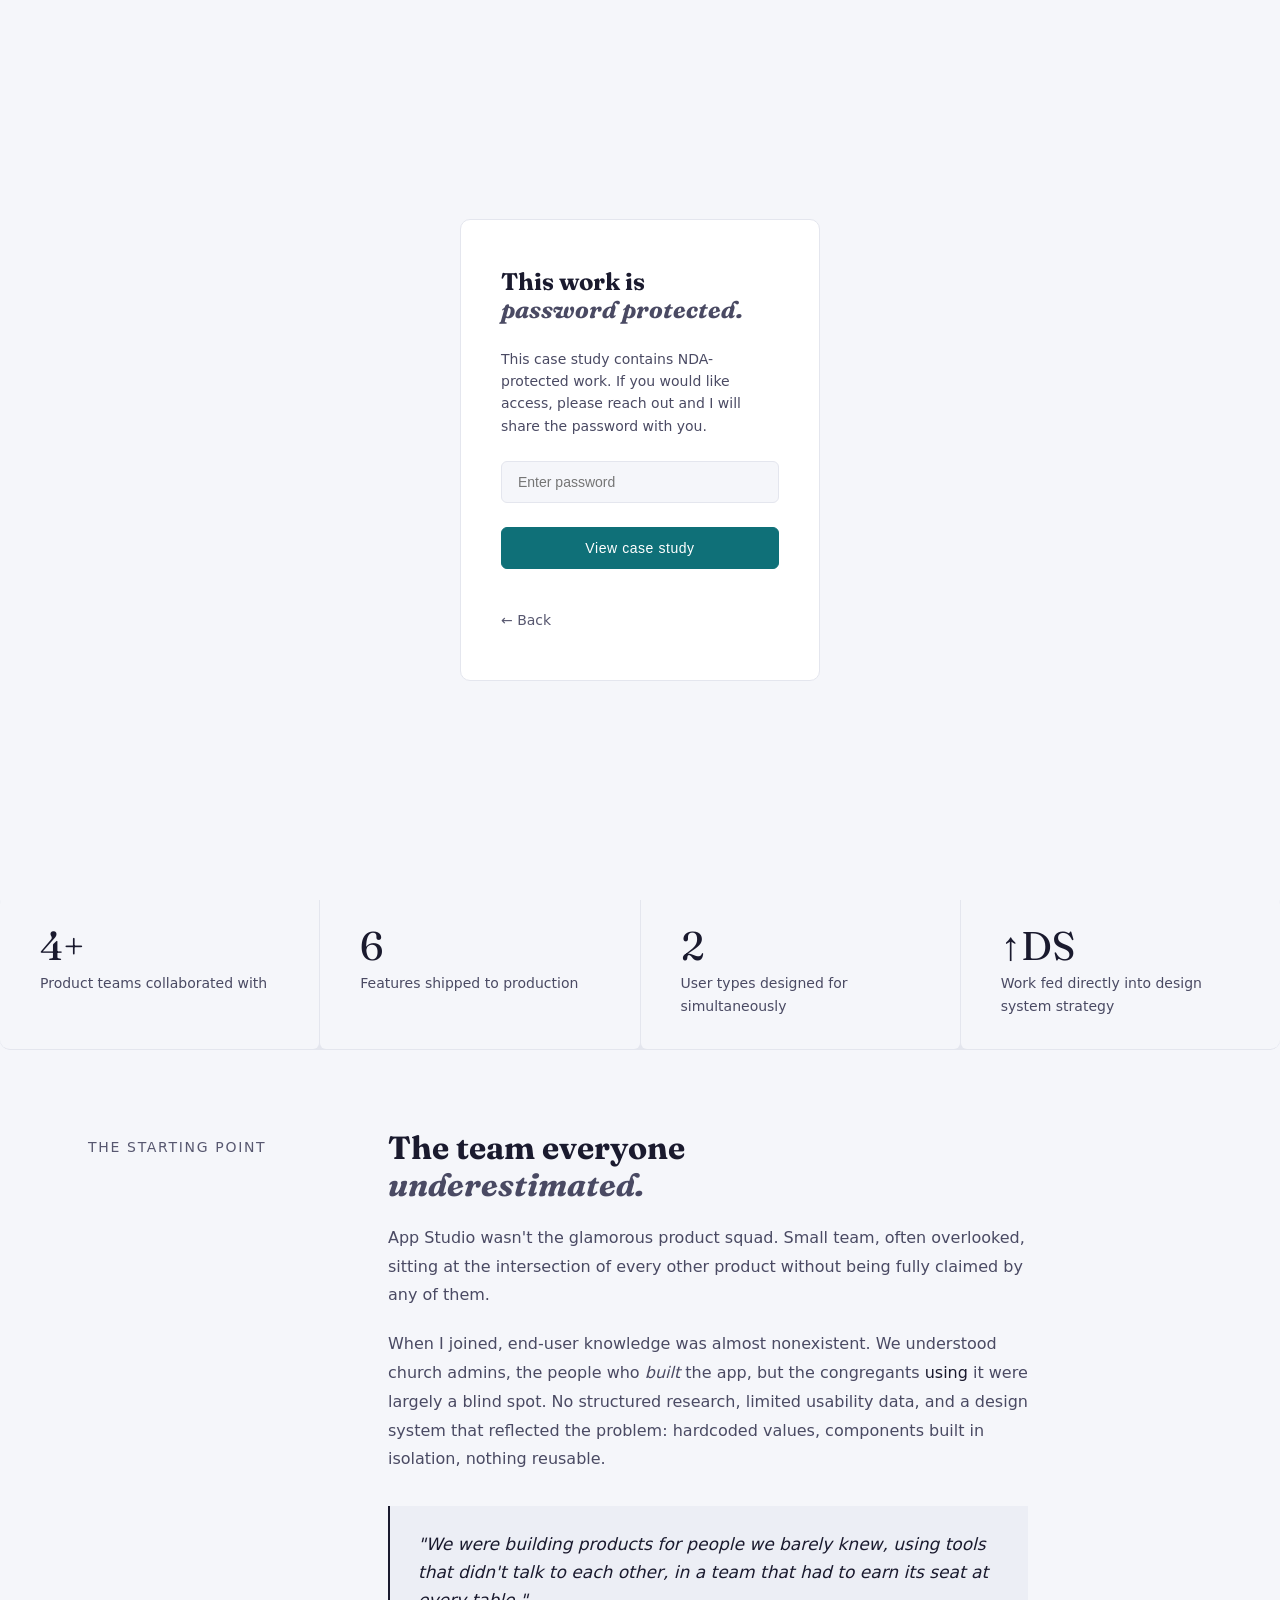
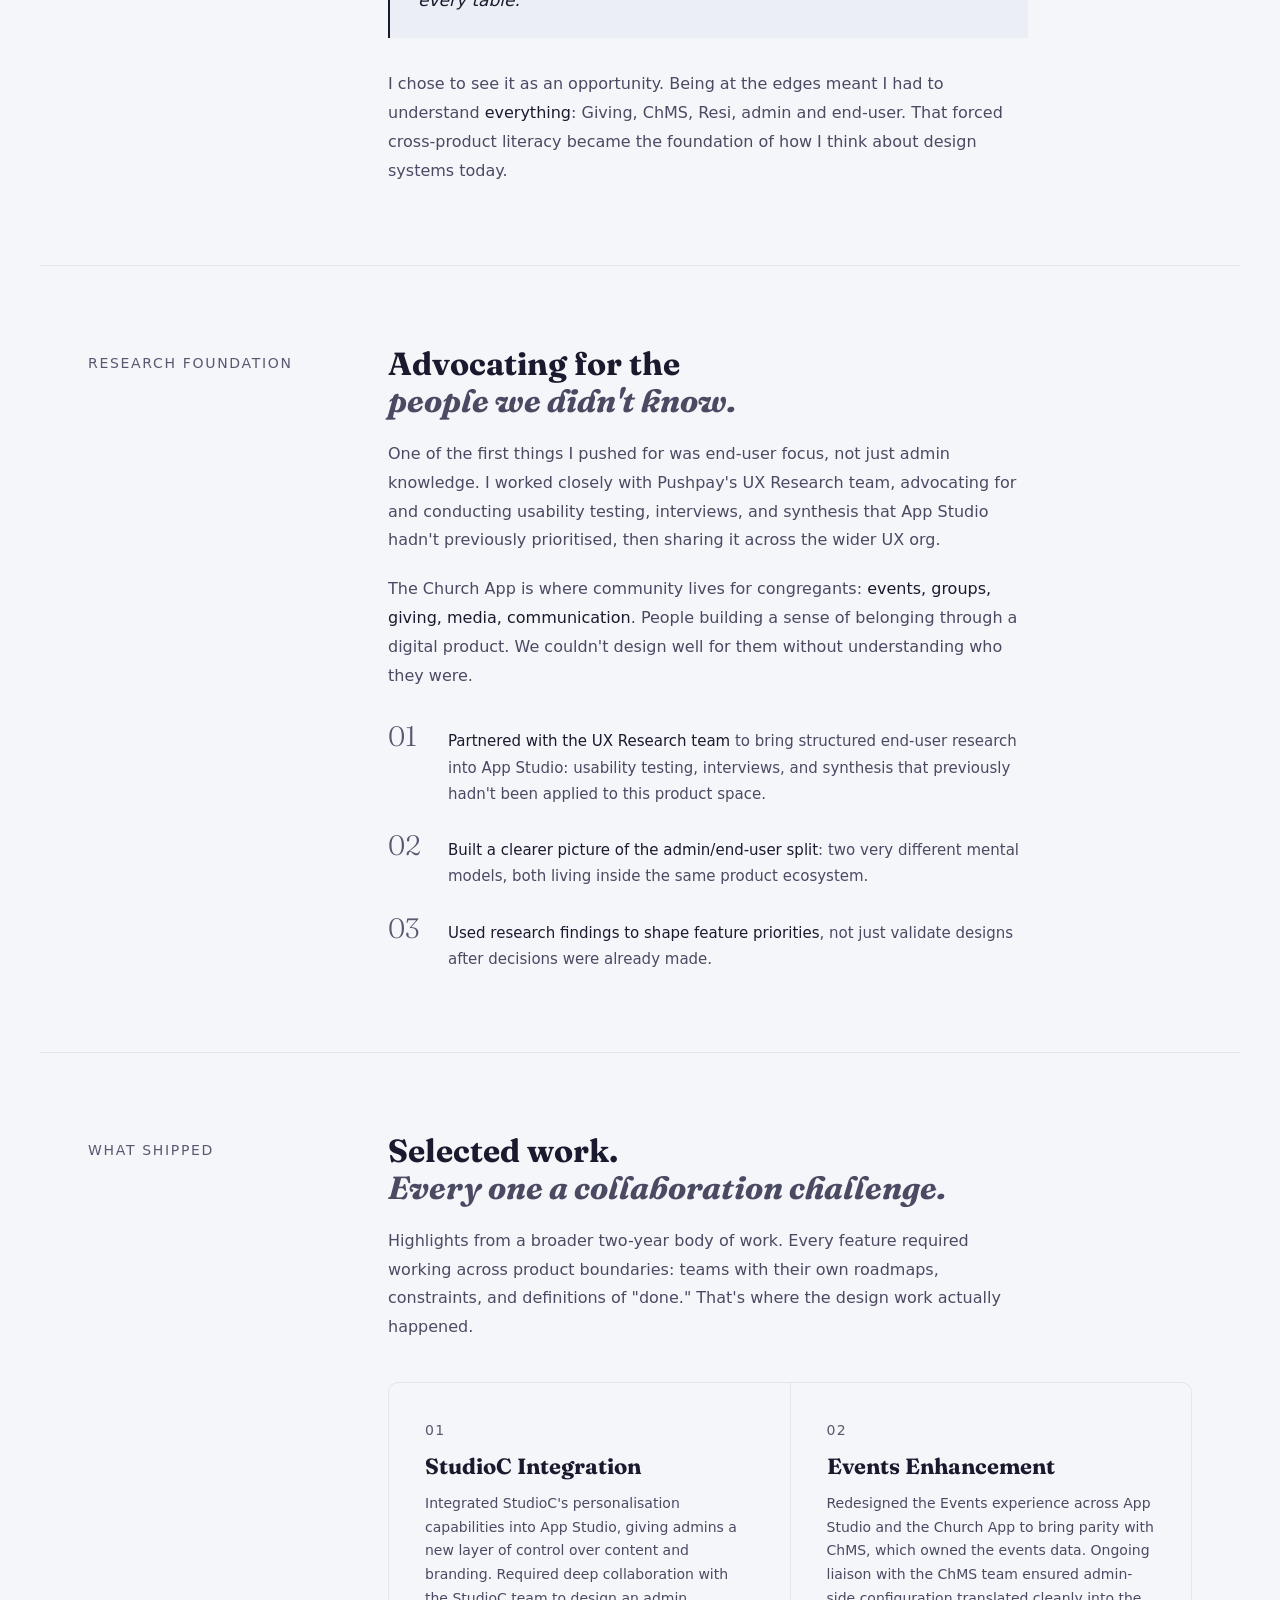
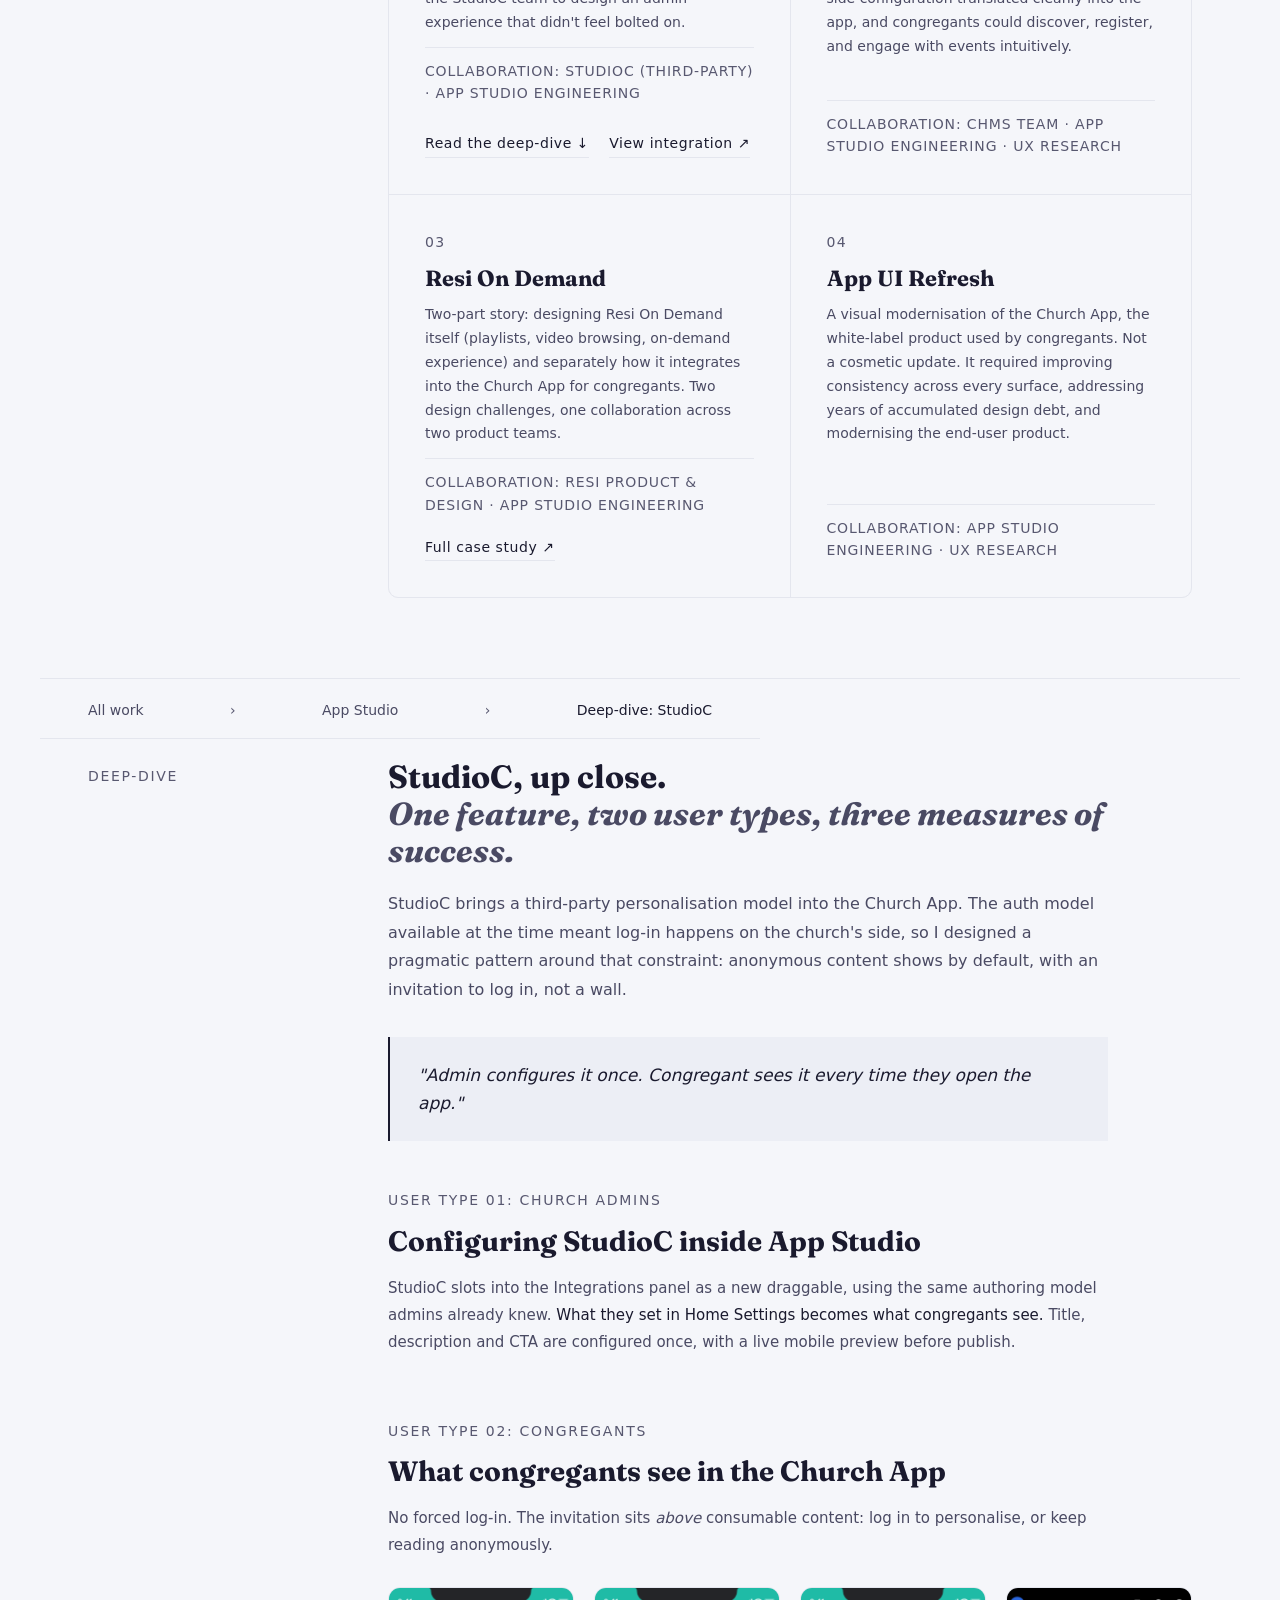
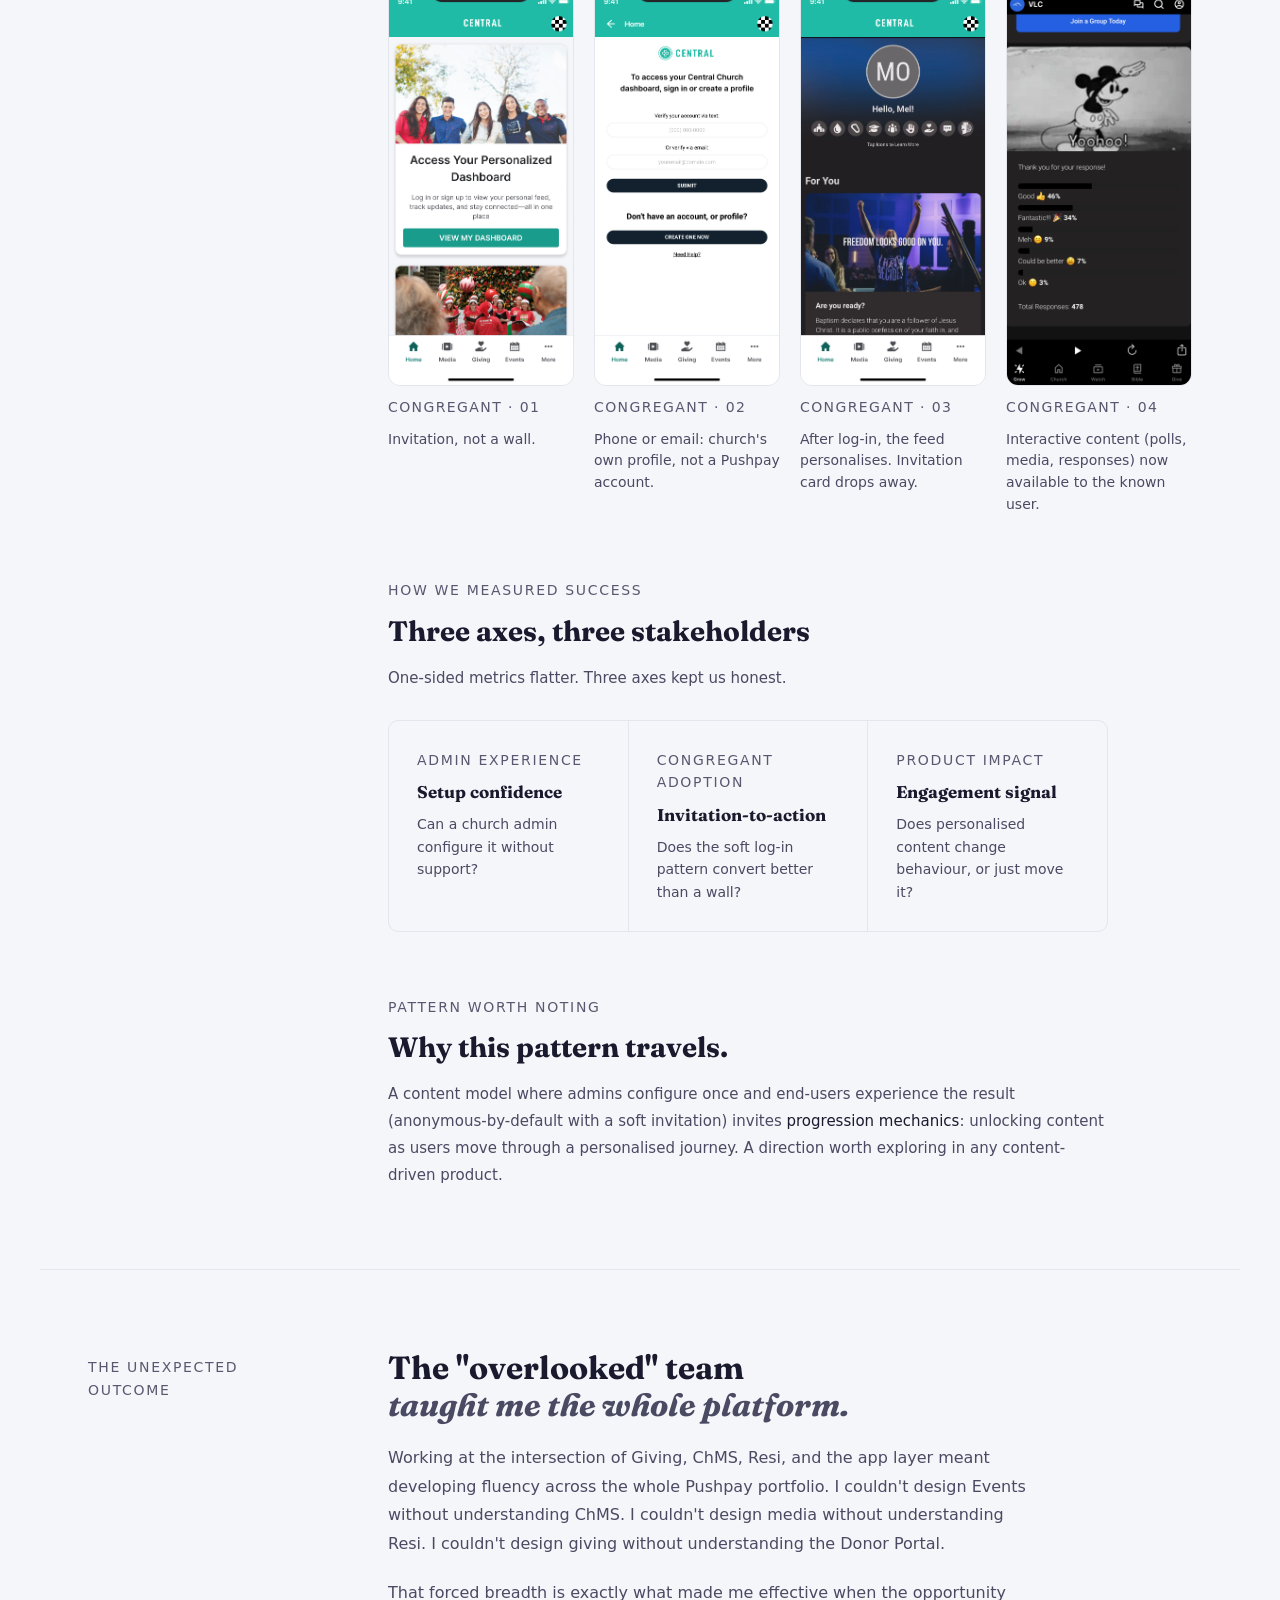
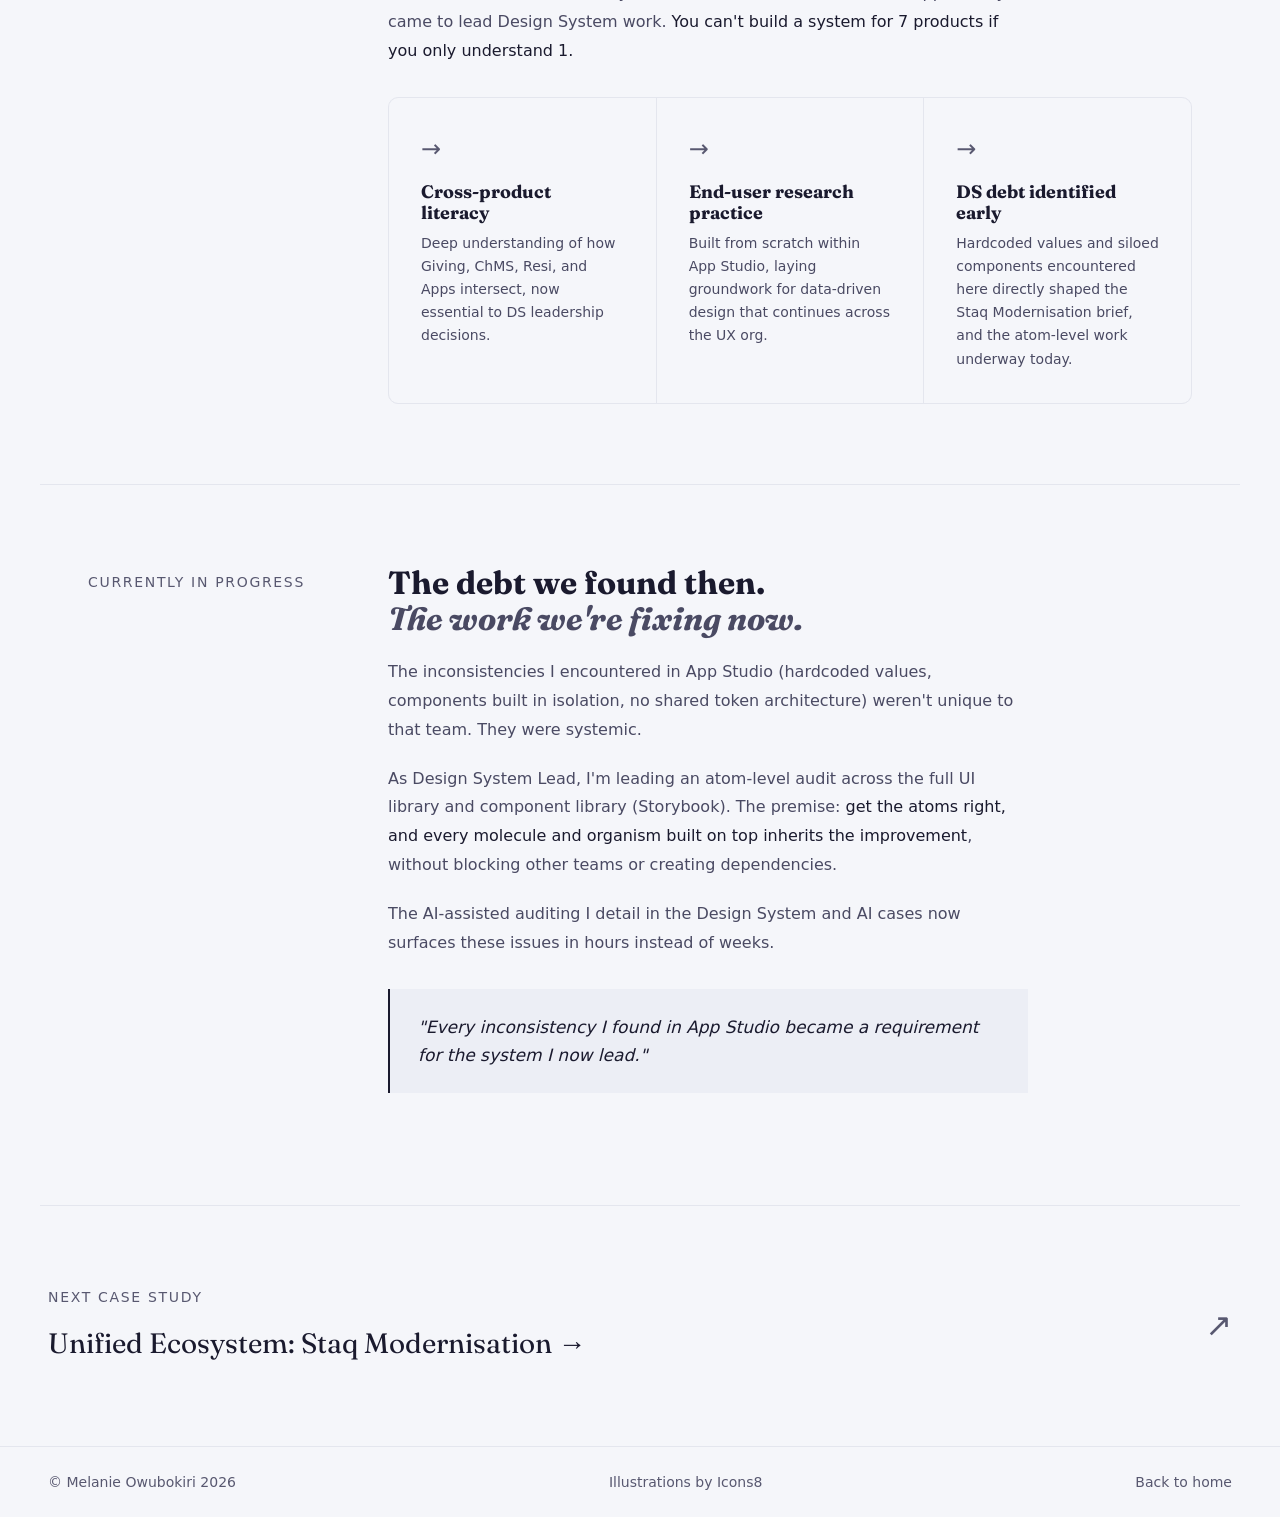
<file: case-appstudio.html>
<!DOCTYPE html>
<html lang="en">
<head>
  <meta charset="UTF-8">
  <meta name="viewport" content="width=device-width, initial-scale=1.0">
  <title>App Studio & Church App · Melanie Owubokiri</title>
  <link rel="preconnect" href="https://fonts.googleapis.com">
  <link rel="preconnect" href="https://fonts.gstatic.com" crossorigin>
  <link href="https://fonts.googleapis.com/css2?family=Fraunces:ital,wght@0,400;0,500;0,600;1,400;1,500&display=swap" rel="stylesheet">
  <link rel="preconnect" href="https://api.fontshare.com" crossorigin>
  <link href="https://api.fontshare.com/v2/css?f[]=general-sans@300,400,500,600&display=swap" rel="stylesheet">
  <link rel="stylesheet" href="assets/design-system.css">
  <link rel="stylesheet" href="assets/ds-case.css">
  <style>
    .nav-back { font-size: 14px;
      font-weight: 400;
      letter-spacing: 0.06em;
      text-transform: uppercase;
      color: var(--ink-muted);
      text-decoration: none;
      display: flex;
      align-items: center;
      gap: 6px;
      transition: color 0.2s; }

    .case-eyebrow span { display: inline-block;
      width: 24px;
      height: 1px;
      background: var(--ink-faint); }

    .case-title em { font-style: italic;
      color: var(--ink-muted); }

    .case-meta { display: flex;
      flex-direction: column;
      gap: 32px; }

    .meta-block {  }

    .meta-tags { display: flex;
      flex-wrap: wrap;
      gap: 6px; }

    .stats-bar { display: grid;
      grid-template-columns: repeat(4, 1fr);
      gap: 1px;
      background: var(--line);
      border-bottom: 1px solid var(--line); }

    .stat-item { background: var(--surface);
      padding: 32px 40px; }

    .stat-num { font-family: var(--serif);
      font-size: 40px;
      line-height: 1;
      color: var(--ink);
      margin-bottom: 6px; }

    .stat-label { font-size: 14px;
      font-weight: 300;
      color: var(--ink-muted); }

    .case-body { max-width: 1200px;
      margin: 0 auto; }

    .section-content {  }

    .section-body strong { color: var(--ink);
      font-weight: 500; }

    .features-grid { display: grid;
      grid-template-columns: 1fr 1fr;
      gap: 1px;
      background: var(--line);
      border: 1px solid var(--line);
      margin-top: 40px; }

    .feature-card { background: var(--surface);
      padding: 36px;
      display: flex;
      flex-direction: column;
      gap: 12px; }

    .feature-number { font-size: 14px;
      letter-spacing: 0.1em;
      color: var(--ink-faint);
      font-weight: 400; }

    .feature-title { font-family: var(--serif);
      font-size: 22px;
      line-height: 1.2;
      color: var(--ink); }

    .feature-desc { font-size: 14px;
      font-weight: 300;
      color: var(--ink-muted);
      line-height: 1.7;
      flex: 1; }

    .feature-collab { font-size: 14px;
      letter-spacing: 0.06em;
      text-transform: uppercase;
      color: var(--ink-faint);
      padding-top: 12px;
      border-top: 1px solid var(--line);
      margin-top: auto; }

    .feature-link { display: inline-flex;
      align-items: center;
      gap: 6px;
      font-size: 14px;
      font-weight: 500;
      color: var(--ink);
      text-decoration: none;
      letter-spacing: 0.04em;
      border-bottom: 1px solid var(--line);
      padding-bottom: 2px;
      margin-top: 8px;
      transition: border-color 0.2s;
      width: fit-content; }

    .feature-link:hover { border-color: var(--ink); }

    .insights { display: flex;
      flex-direction: column;
      gap: 24px;
      margin-top: 32px; }

    .insight { display: grid;
      grid-template-columns: 40px 1fr;
      gap: 20px;
      align-items: start; }

    .insight-num { font-family: var(--serif);
      font-size: 28px;
      line-height: 1;
      color: var(--ink-faint); }

    .insight-text { font-size: 15px;
      font-weight: 300;
      color: var(--ink-muted);
      line-height: 1.75;
      padding-top: 6px; }

    .insight-text strong { color: var(--ink);
      font-weight: 500; }

    .outcome-grid { display: grid;
      grid-template-columns: 1fr 1fr 1fr;
      gap: 1px;
      background: var(--line);
      border: 1px solid var(--line);
      margin-top: 32px; }

    .outcome-item { background: var(--surface);
      padding: 32px; }

    .outcome-arrow { font-size: 24px;
      color: var(--ink-faint);
      margin-bottom: 12px; }

    .outcome-title { font-family: var(--serif);
      font-size: 18px;
      line-height: 1.2;
      color: var(--ink);
      margin-bottom: 8px; }

    .outcome-desc { font-size: 14px;
      font-weight: 300;
      color: var(--ink-muted);
      line-height: 1.65; }

    .studioc-block { margin-top: 48px; }

    .studioc-block + .studioc-block { margin-top: 64px; }

    .studioc-block-label { font-size: 14px;
      letter-spacing: 0.12em;
      text-transform: uppercase;
      color: var(--ink-faint);
      margin-bottom: 12px; }

    .studioc-block-title { font-family: var(--serif);
      font-size: 28px;
      line-height: 1.25;
      color: var(--ink);
      margin-bottom: 16px; }

    .studioc-block-body { font-size: 15px;
      font-weight: 300;
      color: var(--ink-muted);
      line-height: 1.8;
      max-width: 720px; }

    .studioc-block-body strong { color: var(--ink); font-weight: 500; }

    .studioc-block-body p + p { margin-top: 14px; }

    #studioc-deep-dive .section-content { max-width: none; }

    #studioc-deep-dive .section-heading, #studioc-deep-dive .section-body, #studioc-deep-dive .studioc-block-label, #studioc-deep-dive .studioc-block-title, #studioc-deep-dive .studioc-block-body, #studioc-deep-dive .studioc-metric-grid, #studioc-deep-dive .deepdive-breadcrumbs { max-width: 720px; }

    .deepdive-breadcrumbs { display: flex;
      flex-wrap: wrap;
      align-items: center;
      gap: 8px;
      font-size: 14px;
      font-weight: 300;
      color: var(--ink-faint);
      margin-bottom: 24px;
      padding-bottom: 16px;
      border-bottom: 1px solid var(--line); }

    .deepdive-breadcrumbs a { color: var(--ink-muted);
      text-decoration: none;
      transition: color 0.2s; }

    .deepdive-breadcrumbs a:hover { color: var(--ink); }

    .deepdive-breadcrumbs span[aria-hidden] { color: var(--ink-faint); }

    .deepdive-breadcrumbs .current { color: var(--ink); }

    .studioc-screens { display: grid;
      grid-template-columns: repeat(4, 1fr);
      gap: 20px;
      margin-top: 28px; }

    .studioc-screens.admin { grid-template-columns: repeat(2, 1fr); }

    .studioc-screen { display: flex;
      flex-direction: column;
      gap: 10px; }

    .studioc-screen-frame { position: relative;
      width: 100%;
      aspect-ratio: 393 / 844;
      background: var(--surface-alt);
      border: 1px solid var(--line);
      border-radius: 12px;
      overflow: hidden; }

    .studioc-screens.admin .studioc-screen-frame { aspect-ratio: 1440 / 1024; }

    .studioc-screen-frame .img-placeholder { position: absolute;
      inset: 0;
      display: flex;
      align-items: center;
      justify-content: center;
      color: var(--ink-faint);
      font-size: 14px;
      letter-spacing: 0.08em;
      text-transform: uppercase;
      text-align: center;
      padding: 16px; }

    .studioc-screen-frame img { position: absolute;
      inset: 0;
      width: 100%;
      height: 100%;
      object-fit: cover;
      display: block; }

    .studioc-screen-tag { font-size: 14px;
      letter-spacing: 0.1em;
      text-transform: uppercase;
      color: var(--ink-faint); }

    .studioc-screen-caption { font-size: 14px;
      font-weight: 300;
      color: var(--ink-muted);
      line-height: 1.55; }

    .studioc-metric-grid { display: grid;
      grid-template-columns: 1fr 1fr 1fr;
      gap: 1px;
      background: var(--line);
      border: 1px solid var(--line);
      margin-top: 28px; }

    .studioc-metric { background: var(--surface);
      padding: 28px; }

    .studioc-metric-axis { font-size: 14px;
      letter-spacing: 0.12em;
      text-transform: uppercase;
      color: var(--ink-faint);
      margin-bottom: 10px; }

    .studioc-metric-name { font-family: var(--serif);
      font-size: 17px;
      line-height: 1.3;
      color: var(--ink);
      margin-bottom: 10px; }

    .studioc-metric-desc { font-size: 14px;
      font-weight: 300;
      color: var(--ink-muted);
      line-height: 1.6; }

    .feature-links { display: flex;
      flex-wrap: wrap;
      gap: 20px;
      margin-top: 8px; }

    @media (max-width: 1199px) {
      .studioc-screens { grid-template-columns: repeat(2, 1fr); }
    }

    @media (max-width: 768px) {
      nav { padding: 16px 24px; }
      .case-hero { grid-template-columns: 1fr; gap: 40px; padding: 120px 24px 60px; }
      .stats-bar { grid-template-columns: 1fr 1fr; }
      .case-section { grid-template-columns: 1fr; gap: 24px; padding: 60px 24px; }
      .section-label { position: static; }
      .features-grid { grid-template-columns: 1fr; }
      .outcome-grid { grid-template-columns: 1fr; }
      .studioc-metric-grid { grid-template-columns: 1fr; }
      .next-case { padding: 60px 24px; flex-direction: column; align-items: flex-start; }

      /* Mobile carousel for deep-dive screens */
      .studioc-screens {
        display: flex;
        grid-template-columns: none;
        overflow-x: auto;
        scroll-snap-type: x mandatory;
        gap: 16px;
        margin-left: -24px;
        margin-right: -24px;
        padding: 4px 24px 16px 24px;
        -webkit-overflow-scrolling: touch;
        scrollbar-width: thin;
      }
      .studioc-screens.admin { grid-template-columns: none; }
      .studioc-screen {
        flex: 0 0 70%;
        max-width: 240px;
        scroll-snap-align: start;
      }
    }
    .tag { border-radius: 4px; }
    .btn-primary { border-radius: 6px; }
    .hero-stats, .stats-bar { border-radius: 10px; overflow: hidden; }
    .stat-item, .img-placeholder, .progress-track, .progress-fill, .deepdive-screen, .surface-item, .insight-item, .meta-block, .placeholder { border-radius: 6px; }
    a:focus-visible, button:focus-visible { outline: 2px solid var(--accent); outline-offset: 3px; }
    @media (max-width: 768px) { .case-section { grid-template-columns: 1fr; gap: 32px; } }
      .case-hero { align-items: center; }
    .case-hero-art { background: var(--accent-soft); border-radius: var(--radius); aspect-ratio: 4 / 3; display: flex; align-items: center; justify-content: center; overflow: hidden; }
    .case-hero-art .hero-ill { width: 82%; height: 82%; object-fit: contain; filter: drop-shadow(0 10px 24px rgba(21,34,41,0.12)); }
    .case-meta { display: grid; grid-template-columns: repeat(auto-fit, minmax(190px, 1fr)); gap: 36px; align-items: start; padding: 36px max(48px, calc((100% - 1440px) / 2 + 48px)); border-bottom: 1px solid var(--line); }
    @media (max-width: 768px) { .case-hero-art { aspect-ratio: 16 / 10; } .case-meta { grid-template-columns: 1fr; gap: 26px; padding: 28px 24px; } }
      .meta-tags { flex-direction: column; gap: 6px; margin-top: 8px; }
    .meta-tags .tag { border: none; padding: 0; text-transform: none; letter-spacing: 0.01em; font-weight: 300; color: var(--ink-muted); display: flex; align-items: baseline; gap: 9px; line-height: 1.5; }
    .meta-tags .tag::before { content: "\00B7"; color: var(--ink-faint); font-weight: 600; }
  
  </style>
</head>
<body>
<script>
(function() {
  const PASS = "__PORTFOLIO_PASSWORD__";
  const KEY = "portfolio_auth";
  if (localStorage.getItem(KEY) === "1") return;
  document.documentElement.style.visibility = "hidden";
  const overlay = document.createElement("div");
  overlay.id = "pw-overlay";
  overlay.innerHTML = `
    <style>
      #pw-overlay { position:fixed;inset:0;z-index:9999;background:#f5f6fa;display:flex;align-items:center;justify-content:center;font-family:'Inter',system-ui,sans-serif; }
      #pw-box { width:100%;max-width:360px;padding:48px 40px;border:1px solid #e4e6ee;border-radius: var(--radius);background:#ffffff;display:flex;flex-direction:column;gap:24px; }
      #pw-title { font-family:'Fraunces',Georgia,serif;font-size:24px;line-height:1.15;color:#1a1a2e; }
      #pw-title em { font-style:italic;color:#4a4a63; }
      #pw-note { font-size:14px;font-weight:300;color:#4a4a63;line-height:1.6; }
      #pw-input { width:100%;padding:12px 16px;font-size:14px;font-weight:300;color:#1a1a2e;background:#f5f6fa;border:1px solid #e4e6ee;border-radius:6px;outline:none;transition:border-color 0.2s; }
      #pw-input:focus { border-color:#0f7078; }
      #pw-input.error { border-color:#c62828; }
      #pw-btn { padding:12px 24px;background:#0f7078;color:#ffffff;font-size:14px;font-weight:500;letter-spacing:0.04em;border:1px solid #0f7078;border-radius:6px;cursor:pointer;transition:background 0.2s,color 0.2s; }
      #pw-btn:hover { background:transparent;color:#0f7078; }
      #pw-error { font-size:14px;font-weight:300;color:#c62828;display:none; }
    </style>
    <div id="pw-box">
      <h1 id="pw-title">This work is<br><em>password protected.</em></h1>
      <p id="pw-note">This case study contains NDA-protected work. If you would like access, please reach out and I will share the password with you.</p>
      <input id="pw-input" type="password" placeholder="Enter password" autocomplete="off"/>
      <p id="pw-error">Incorrect password. Please try again.</p>
      <button id="pw-btn">View case study</button>
      <a id="pw-back" href="index.html" onclick="if(history.length>1){history.back();return false;}" style="display:block;margin-top:16px;font-size:14px;font-weight:300;color:#585870;text-decoration:none;">&larr; Back</a>
    </div>
  `;
  document.body.appendChild(overlay);
  document.documentElement.style.visibility = "visible";
  function attempt() {
    const val = document.getElementById("pw-input").value;
    if (val === PASS) {
      localStorage.setItem(KEY, "1");
      overlay.remove();
    } else {
      const inp = document.getElementById("pw-input");
      const err = document.getElementById("pw-error");
      inp.classList.add("error");
      err.style.display = "block";
      inp.value = "";
      setTimeout(() => inp.classList.remove("error"), 1000);
    }
  }
  document.getElementById("pw-btn").addEventListener("click", attempt);
  document.getElementById("pw-input").addEventListener("keydown", function(e) { if (e.key === "Enter") attempt(); });
})();
</script>

  <nav id="nav">
    <a href="index.html" class="nav-name">Melanie Owubokiri</a>
    <a href="index.html#work" class="nav-back">← All work</a>
  </nav>

  <!-- HERO -->
  <header class="case-hero">
    <div>
      <p class="case-eyebrow"><span></span> App Studio & Church App · Pushpay · 2022–2024</p>
      <h1 class="case-title">
        App Studio:<br>
        <em>one product connecting the whole ecosystem</em>
      </h1>
      <p class="case-subtitle">
        How two years in the most overlooked corner of a SaaS platform became the foundation for everything after it, including the design system I lead today.
      </p>
    </div>
    <div class="case-hero-art"><img class="hero-ill" src="assets/illustrations/appstudio.webp" alt="" loading="lazy"></div>
  </header>

  <div class="case-meta">
      <div class="meta-block">
        <p class="meta-label">My role</p>
        <p class="meta-value">UX Designer (UX1 → UX2)<br>End-to-end product design, cross-team collaboration, user research advocacy</p>
      </div>
      <div class="meta-block">
        <p class="meta-label">Teams collaborated with</p>
        <p class="meta-value">ChMS · Resi Media · Giving · Engineering (multiple squads)</p>
      </div>
      <div class="meta-block">
        <p class="meta-label">What shipped</p>
        <div class="meta-tags" style="margin-top: 4px;">
          <span class="tag">StudioC Integration</span>
          <span class="tag">Events Enhancement</span>
          <span class="tag">Resi On Demand</span>
          <span class="tag">In-App Browser</span>
          <span class="tag">Watch & Respond</span>
          <span class="tag">App UI Refresh</span>
        </div>
      </div>
    </div>

  <!-- STATS -->
  <div class="stats-bar">
    <div class="stat-item fade-up">
      <div class="stat-num">4+</div>
      <div class="stat-label">Product teams collaborated with</div>
    </div>
    <div class="stat-item fade-up">
      <div class="stat-num">6</div>
      <div class="stat-label">Features shipped to production</div>
    </div>
    <div class="stat-item fade-up">
      <div class="stat-num">2</div>
      <div class="stat-label">User types designed for simultaneously</div>
    </div>
    <div class="stat-item fade-up">
      <div class="stat-num">↑DS</div>
      <div class="stat-label">Work fed directly into design system strategy</div>
    </div>
  </div>

  <div class="case-body">

    <!-- THE BEFORE -->
    <div class="case-section fade-up">
      <p class="section-label">The starting point</p>
      <div class="section-content">
        <h2 class="section-heading">The team everyone<br><em>underestimated.</em></h2>
        <div class="section-body">
          <p>
            App Studio wasn't the glamorous product squad. Small team, often overlooked, sitting at the intersection of every other product without being fully claimed by any of them.
          </p>
          <p>
            When I joined, end-user knowledge was almost nonexistent. We understood church admins, the people who <em>built</em> the app, but the congregants <strong>using</strong> it were largely a blind spot. No structured research, limited usability data, and a design system that reflected the problem: hardcoded values, components built in isolation, nothing reusable.
          </p>
          <div class="callout">
            <p>"We were building products for people we barely knew, using tools that didn't talk to each other, in a team that had to earn its seat at every table."</p>
          </div>
          <p>
            I chose to see it as an opportunity. Being at the edges meant I had to understand <strong>everything</strong>: Giving, ChMS, Resi, admin and end-user. That forced cross-product literacy became the foundation of how I think about design systems today.
          </p>
        </div>
      </div>
    </div>

    <!-- RESEARCH ADVOCACY -->
    <div class="case-section fade-up">
      <p class="section-label">Research foundation</p>
      <div class="section-content">
        <h2 class="section-heading">Advocating for the<br><em>people we didn't know.</em></h2>
        <div class="section-body">
          <p>
            One of the first things I pushed for was end-user focus, not just admin knowledge. I worked closely with Pushpay's UX Research team, advocating for and conducting usability testing, interviews, and synthesis that App Studio hadn't previously prioritised, then sharing it across the wider UX org.
          </p>
          <p>
            The Church App is where community lives for congregants: <strong>events, groups, giving, media, communication</strong>. People building a sense of belonging through a digital product. We couldn't design well for them without understanding who they were.
          </p>
          <div class="insights">
            <div class="insight">
              <div class="insight-num">01</div>
              <div class="insight-text"><strong>Partnered with the UX Research team</strong> to bring structured end-user research into App Studio: usability testing, interviews, and synthesis that previously hadn't been applied to this product space.</div>
            </div>
            <div class="insight">
              <div class="insight-num">02</div>
              <div class="insight-text"><strong>Built a clearer picture of the admin/end-user split</strong>: two very different mental models, both living inside the same product ecosystem.</div>
            </div>
            <div class="insight">
              <div class="insight-num">03</div>
              <div class="insight-text"><strong>Used research findings to shape feature priorities</strong>, not just validate designs after decisions were already made.</div>
            </div>
          </div>
        </div>
      </div>
    </div>

    <!-- FEATURES -->
    <div class="case-section fade-up">
      <p class="section-label">What shipped</p>
      <div class="section-content">
        <h2 class="section-heading">Selected work.<br><em>Every one a collaboration challenge.</em></h2>
        <div class="section-body">
          <p>
            Highlights from a broader two-year body of work. Every feature required working across product boundaries: teams with their own roadmaps, constraints, and definitions of "done." That's where the design work actually happened.
          </p>
        </div>

        <div class="features-grid">

          <div class="feature-card">
            <p class="feature-number">01</p>
            <h3 class="feature-title">StudioC Integration</h3>
            <p class="feature-desc">
              Integrated StudioC's personalisation capabilities into App Studio, giving admins a new layer of control over content and branding. Required deep collaboration with the StudioC team to design an admin experience that didn't feel bolted on.
            </p>
            <p class="feature-collab">Collaboration: StudioC (third-party) · App Studio Engineering</p>
            <div class="feature-links">
              <a href="#studioc-deep-dive" class="feature-link">Read the deep-dive ↓</a>
              <a href="https://pushpay.com/integrations/studioc/" target="_blank" class="feature-link">View integration ↗</a>
            </div>
          </div>

          <div class="feature-card">
            <p class="feature-number">02</p>
            <h3 class="feature-title">Events Enhancement</h3>
            <p class="feature-desc">
              Redesigned the Events experience across App Studio and the Church App to bring parity with ChMS, which owned the events data. Ongoing liaison with the ChMS team ensured admin-side configuration translated cleanly into the app, and congregants could discover, register, and engage with events intuitively.
            </p>
            <p class="feature-collab">Collaboration: ChMS team · App Studio Engineering · UX Research</p>
          </div>

          <div class="feature-card">
            <p class="feature-number">03</p>
            <h3 class="feature-title">Resi On Demand</h3>
            <p class="feature-desc">
              Two-part story: designing Resi On Demand itself (playlists, video browsing, on-demand experience) and separately how it integrates into the Church App for congregants. Two design challenges, one collaboration across two product teams.
            </p>
            <p class="feature-collab">Collaboration: Resi Product & Design · App Studio Engineering</p>
            <a href="case-resi.html" class="feature-link">Full case study ↗</a>
          </div>

          <div class="feature-card">
            <p class="feature-number">04</p>
            <h3 class="feature-title">App UI Refresh</h3>
            <p class="feature-desc">
              A visual modernisation of the Church App, the white-label product used by congregants. Not a cosmetic update. It required improving consistency across every surface, addressing years of accumulated design debt, and modernising the end-user product.
            </p>
            <p class="feature-collab">Collaboration: App Studio Engineering · UX Research</p>
          </div>

        </div>
      </div>
    </div>

    <!-- STUDIOC DEEP-DIVE -->
    <div class="case-section fade-up" id="studioc-deep-dive">
      <p class="section-label">Deep-dive</p>
      <div class="section-content">
        <nav class="deepdive-breadcrumbs" aria-label="Breadcrumb">
          <a href="index.html">All work</a>
          <span aria-hidden="true">›</span>
          <a href="#nav">App Studio</a>
          <span aria-hidden="true">›</span>
          <span class="current">Deep-dive: StudioC</span>
        </nav>
        <h2 class="section-heading">StudioC, up close.<br><em>One feature, two user types, three measures of success.</em></h2>
        <div class="section-body">
          <p>
            StudioC brings a third-party personalisation model into the Church App. The auth model available at the time meant log-in happens on the church's side, so I designed a pragmatic pattern around that constraint: anonymous content shows by default, with an invitation to log in, not a wall.
          </p>
          <div class="callout">
            <p>"Admin configures it once. Congregant sees it every time they open the app."</p>
          </div>
        </div>

        <!-- BLOCK 1 — ADMIN SIDE -->
        <div class="studioc-block">
          <p class="studioc-block-label">User type 01: Church admins</p>
          <h3 class="studioc-block-title">Configuring StudioC inside App Studio</h3>
          <div class="studioc-block-body">
            <p>
              StudioC slots into the Integrations panel as a new draggable, using the same authoring model admins already knew. <strong>What they set in Home Settings becomes what congregants see.</strong> Title, description and CTA are configured once, with a live mobile preview before publish.
            </p>
          </div>
        </div>

        <!-- BLOCK 2 — CONGREGANT SIDE -->
        <div class="studioc-block">
          <p class="studioc-block-label">User type 02: Congregants</p>
          <h3 class="studioc-block-title">What congregants see in the Church App</h3>
          <div class="studioc-block-body">
            <p>
              No forced log-in. The invitation sits <em>above</em> consumable content: log in to personalise, or keep reading anonymously.
            </p>
          </div>
          <div class="studioc-screens">
            <div class="studioc-screen">
              <div class="studioc-screen-frame">
                <div class="img-placeholder">Home Screen.png</div>
                <img src="assets/studioc/Home%20Screen.png" alt="Church App anonymous feed with login invitation card" onerror="this.style.display='none'">
              </div>
              <span class="studioc-screen-tag">Congregant · 01</span>
              <p class="studioc-screen-caption">Invitation, not a wall.</p>
            </div>
            <div class="studioc-screen">
              <div class="studioc-screen-frame">
                <div class="img-placeholder">Log in.png</div>
                <img src="assets/studioc/Log%20in.png" alt="Church-configured log-in page" onerror="this.style.display='none'">
              </div>
              <span class="studioc-screen-tag">Congregant · 02</span>
              <p class="studioc-screen-caption">Phone or email: church's own profile, not a Pushpay account.</p>
            </div>
            <div class="studioc-screen">
              <div class="studioc-screen-frame">
                <div class="img-placeholder">Loggedin.png</div>
                <img src="assets/studioc/Loggedin.png" alt="Personalised feed after log-in" onerror="this.style.display='none'">
              </div>
              <span class="studioc-screen-tag">Congregant · 03</span>
              <p class="studioc-screen-caption">After log-in, the feed personalises. Invitation card drops away.</p>
            </div>
            <div class="studioc-screen">
              <div class="studioc-screen-frame">
                <div class="img-placeholder">loggedin-poll.png</div>
                <img src="assets/studioc/loggedin-poll.png" alt="Logged-in interactive content including polls" onerror="this.style.display='none'">
              </div>
              <span class="studioc-screen-tag">Congregant · 04</span>
              <p class="studioc-screen-caption">Interactive content (polls, media, responses) now available to the known user.</p>
            </div>
          </div>
        </div>

        <!-- BLOCK 3 — METRICS -->
        <div class="studioc-block">
          <p class="studioc-block-label">How we measured success</p>
          <h3 class="studioc-block-title">Three axes, three stakeholders</h3>
          <div class="studioc-block-body">
            <p>
              One-sided metrics flatter. Three axes kept us honest.
            </p>
          </div>
          <div class="studioc-metric-grid">
            <div class="studioc-metric">
              <p class="studioc-metric-axis">Admin experience</p>
              <h4 class="studioc-metric-name">Setup confidence</h4>
              <p class="studioc-metric-desc">Can a church admin configure it without support?</p>
            </div>
            <div class="studioc-metric">
              <p class="studioc-metric-axis">Congregant adoption</p>
              <h4 class="studioc-metric-name">Invitation-to-action</h4>
              <p class="studioc-metric-desc">Does the soft log-in pattern convert better than a wall?</p>
            </div>
            <div class="studioc-metric">
              <p class="studioc-metric-axis">Product impact</p>
              <h4 class="studioc-metric-name">Engagement signal</h4>
              <p class="studioc-metric-desc">Does personalised content change behaviour, or just move it?</p>
            </div>
          </div>
        </div>

        <!-- BLOCK 4 — PATTERN -->
        <div class="studioc-block">
          <p class="studioc-block-label">Pattern worth noting</p>
          <h3 class="studioc-block-title">Why this pattern travels.</h3>
          <div class="studioc-block-body">
            <p>
              A content model where admins configure once and end-users experience the result (anonymous-by-default with a soft invitation) invites <strong>progression mechanics</strong>: unlocking content as users move through a personalised journey. A direction worth exploring in any content-driven product.
            </p>
          </div>
        </div>
      </div>
    </div>

    <!-- WHAT I LEARNED -->
    <div class="case-section fade-up">
      <p class="section-label">The unexpected outcome</p>
      <div class="section-content">
        <h2 class="section-heading">The "overlooked" team<br><em>taught me the whole platform.</em></h2>
        <div class="section-body">
          <p>
            Working at the intersection of Giving, ChMS, Resi, and the app layer meant developing fluency across the whole Pushpay portfolio. I couldn't design Events without understanding ChMS. I couldn't design media without understanding Resi. I couldn't design giving without understanding the Donor Portal.
          </p>
          <p>
            That forced breadth is exactly what made me effective when the opportunity came to lead Design System work. <strong>You can't build a system for 7 products if you only understand 1.</strong>
          </p>
        </div>

        <div class="outcome-grid">
          <div class="outcome-item">
            <div class="outcome-arrow">→</div>
            <h4 class="outcome-title">Cross-product literacy</h4>
            <p class="outcome-desc">Deep understanding of how Giving, ChMS, Resi, and Apps intersect, now essential to DS leadership decisions.</p>
          </div>
          <div class="outcome-item">
            <div class="outcome-arrow">→</div>
            <h4 class="outcome-title">End-user research practice</h4>
            <p class="outcome-desc">Built from scratch within App Studio, laying groundwork for data-driven design that continues across the UX org.</p>
          </div>
          <div class="outcome-item">
            <div class="outcome-arrow">→</div>
            <h4 class="outcome-title">DS debt identified early</h4>
            <p class="outcome-desc">Hardcoded values and siloed components encountered here directly shaped the Staq Modernisation brief, and the atom-level work underway today.</p>
          </div>
        </div>
      </div>
    </div>

    <!-- IN PROGRESS -->
    <div class="case-section fade-up">
      <p class="section-label">Currently in progress</p>
      <div class="section-content">
        <h2 class="section-heading">The debt we found then.<br><em>The work we're fixing now.</em></h2>
        <div class="section-body">
          <p>
            The inconsistencies I encountered in App Studio (hardcoded values, components built in isolation, no shared token architecture) weren't unique to that team. They were systemic.
          </p>
          <p>
            As Design System Lead, I'm leading an atom-level audit across the full UI library and component library (Storybook). The premise: <strong>get the atoms right, and every molecule and organism built on top inherits the improvement</strong>, without blocking other teams or creating dependencies.
          </p>
          <p>
            The AI-assisted auditing I detail in the Design System and AI cases now surfaces these issues in hours instead of weeks.
          </p>
          <div class="callout">
            <p>"Every inconsistency I found in App Studio became a requirement for the system I now lead."</p>
          </div>
        </div>
      </div>
    </div>

  </div>

  <!-- NEXT CASE -->
  <div class="next-case">
    <div>
      <p class="next-label">Next case study</p>
      <a href="case-staq.html" class="next-title">Unified Ecosystem: Staq Modernisation →</a>
    </div>
    <a href="case-staq.html" class="next-arrow">↗</a>
  </div>

  <footer style="padding: 24px max(48px, calc((100% - 1440px) / 2 + 48px)); border-top: 1px solid var(--line); display: flex; justify-content: space-between;">
    <span style="font-size: 14px; font-weight: 300; color: var(--ink-faint);">© Melanie Owubokiri 2026</span>
    <a href="https://icons8.com" target="_blank" rel="noopener" style="font-size:14px;font-weight:300;color:var(--ink-faint);text-decoration:none;">Illustrations by Icons8</a>
    <a href="index.html" style="font-size: 14px; font-weight: 300; color: var(--ink-faint); text-decoration: none;">Back to home</a>
  </footer>

  <script>
    const nav = document.getElementById('nav');
    window.addEventListener('scroll', () => {
      nav.classList.toggle('scrolled', window.scrollY > 20);
    });

    const observer = new IntersectionObserver((entries) => {
      entries.forEach((entry, i) => {
        if (entry.isIntersecting) {
          setTimeout(() => entry.target.classList.add('visible'), i * 80);
        }
      });
    }, { threshold: 0.08 });

    document.querySelectorAll('.fade-up').forEach(el => observer.observe(el));
  </script>

  <!-- Image lightbox: click any loaded image to expand -->
  <div id="lightbox" class="lightbox" role="dialog" aria-modal="true" aria-label="Expanded image">
    <button class="lightbox-close" type="button" aria-label="Close">&times;</button>
    <img class="lightbox-img" alt="">
  </div>
  <style>
    .lightbox { position: fixed; inset: 0; z-index: 1000; display: none; align-items: center; justify-content: center; padding: 4vmin; background: rgba(15,15,25,0.86); -webkit-backdrop-filter: blur(6px); backdrop-filter: blur(6px); cursor: zoom-out; opacity: 0; transition: opacity 0.2s ease; }
    .lightbox.open { display: flex; opacity: 1; }
    .lightbox-img { max-width: 92vw; max-height: 90vh; width: auto; height: auto; border-radius: 10px; box-shadow: 0 24px 80px rgba(0,0,0,0.5); cursor: default; transform: scale(0.98); transition: transform 0.2s ease; }
    .lightbox.open .lightbox-img { transform: scale(1); }
    .lightbox-close { position: absolute; top: 20px; right: 24px; width: 44px; height: 44px; border-radius: 50%; border: none; background: rgba(255,255,255,0.14); color: #fff; font-size: 26px; line-height: 1; cursor: pointer; display: flex; align-items: center; justify-content: center; transition: background 0.2s ease; }
    .lightbox-close:hover { background: rgba(255,255,255,0.28); }
    img.zoomable { cursor: zoom-in; }
  </style>
  <script>
    (function () {
      var lb = document.getElementById('lightbox');
      var lbImg = lb.querySelector('.lightbox-img');
      function openLb(src, alt) { lbImg.src = src; lbImg.alt = alt || ''; lb.classList.add('open'); document.body.style.overflow = 'hidden'; }
      function closeLb() { lb.classList.remove('open'); document.body.style.overflow = ''; lbImg.removeAttribute('src'); }
      document.querySelectorAll('img').forEach(function (img) {
        if (img.closest('#lightbox')) return;
        function enable() {
          var src = img.currentSrc || img.src || '';
          if (!img.naturalWidth && !/\.svg(\?|#|$)/i.test(src)) return; // skip broken/hidden images
          img.classList.add('zoomable');
          img.addEventListener('click', function () { openLb(img.currentSrc || img.src, img.alt); });
        }
        if (img.complete) enable(); else img.addEventListener('load', enable);
      });
      lb.addEventListener('click', function (e) { if (e.target !== lbImg) closeLb(); });
      document.addEventListener('keydown', function (e) { if (e.key === 'Escape' && lb.classList.contains('open')) closeLb(); });
    })();
  </script>
</body>
</html>
</file>
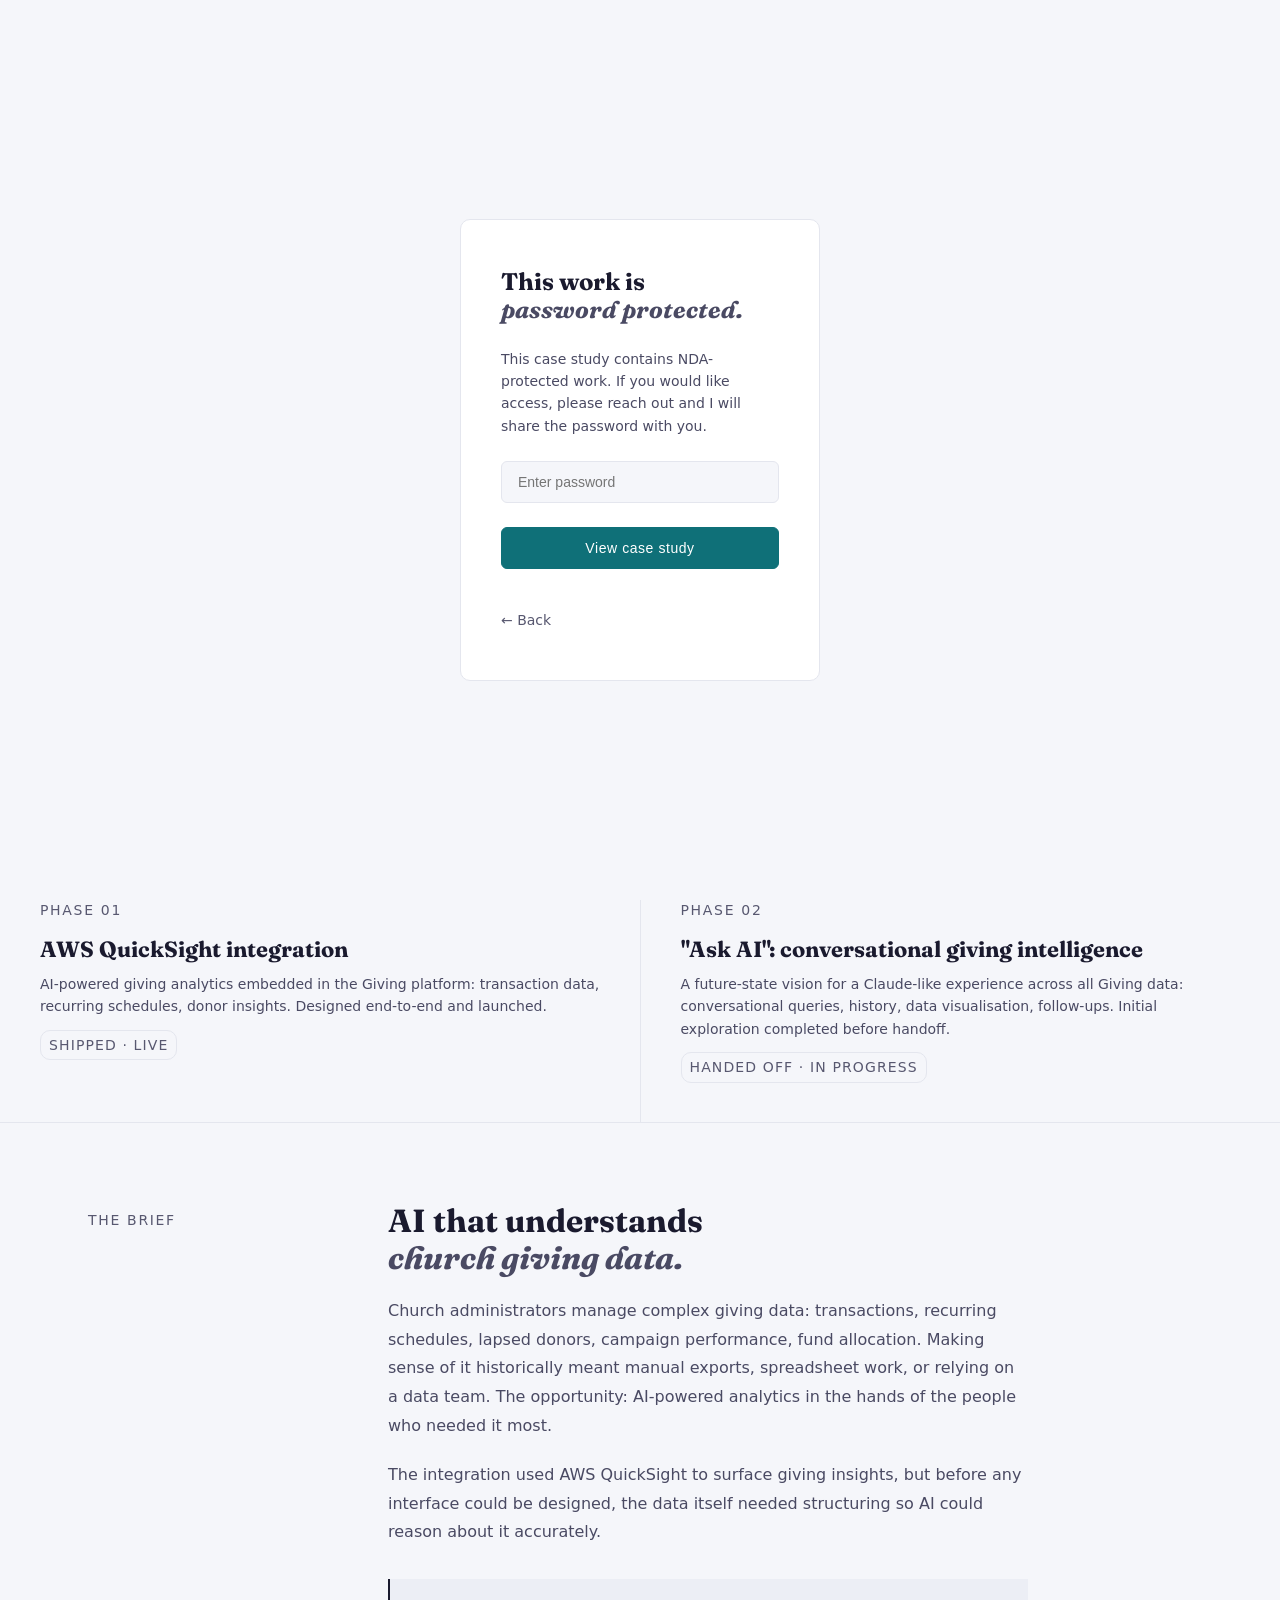
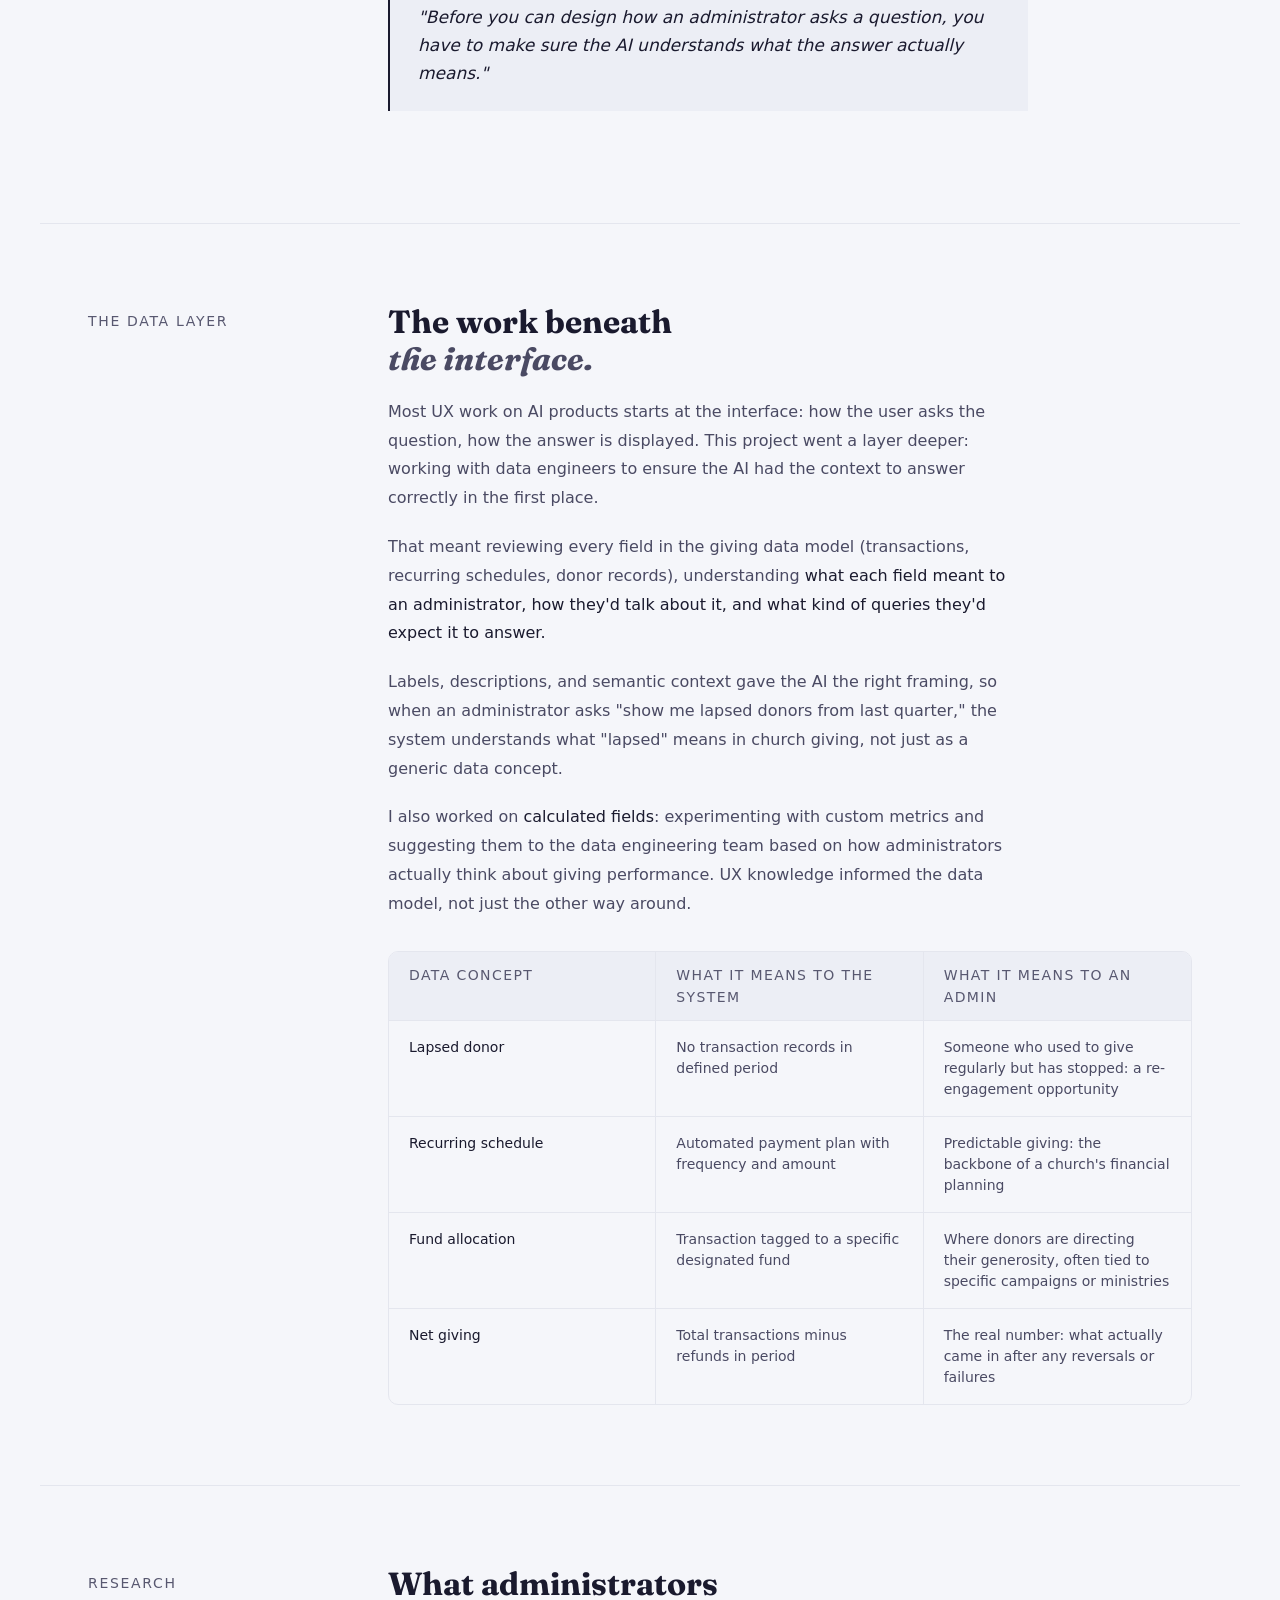
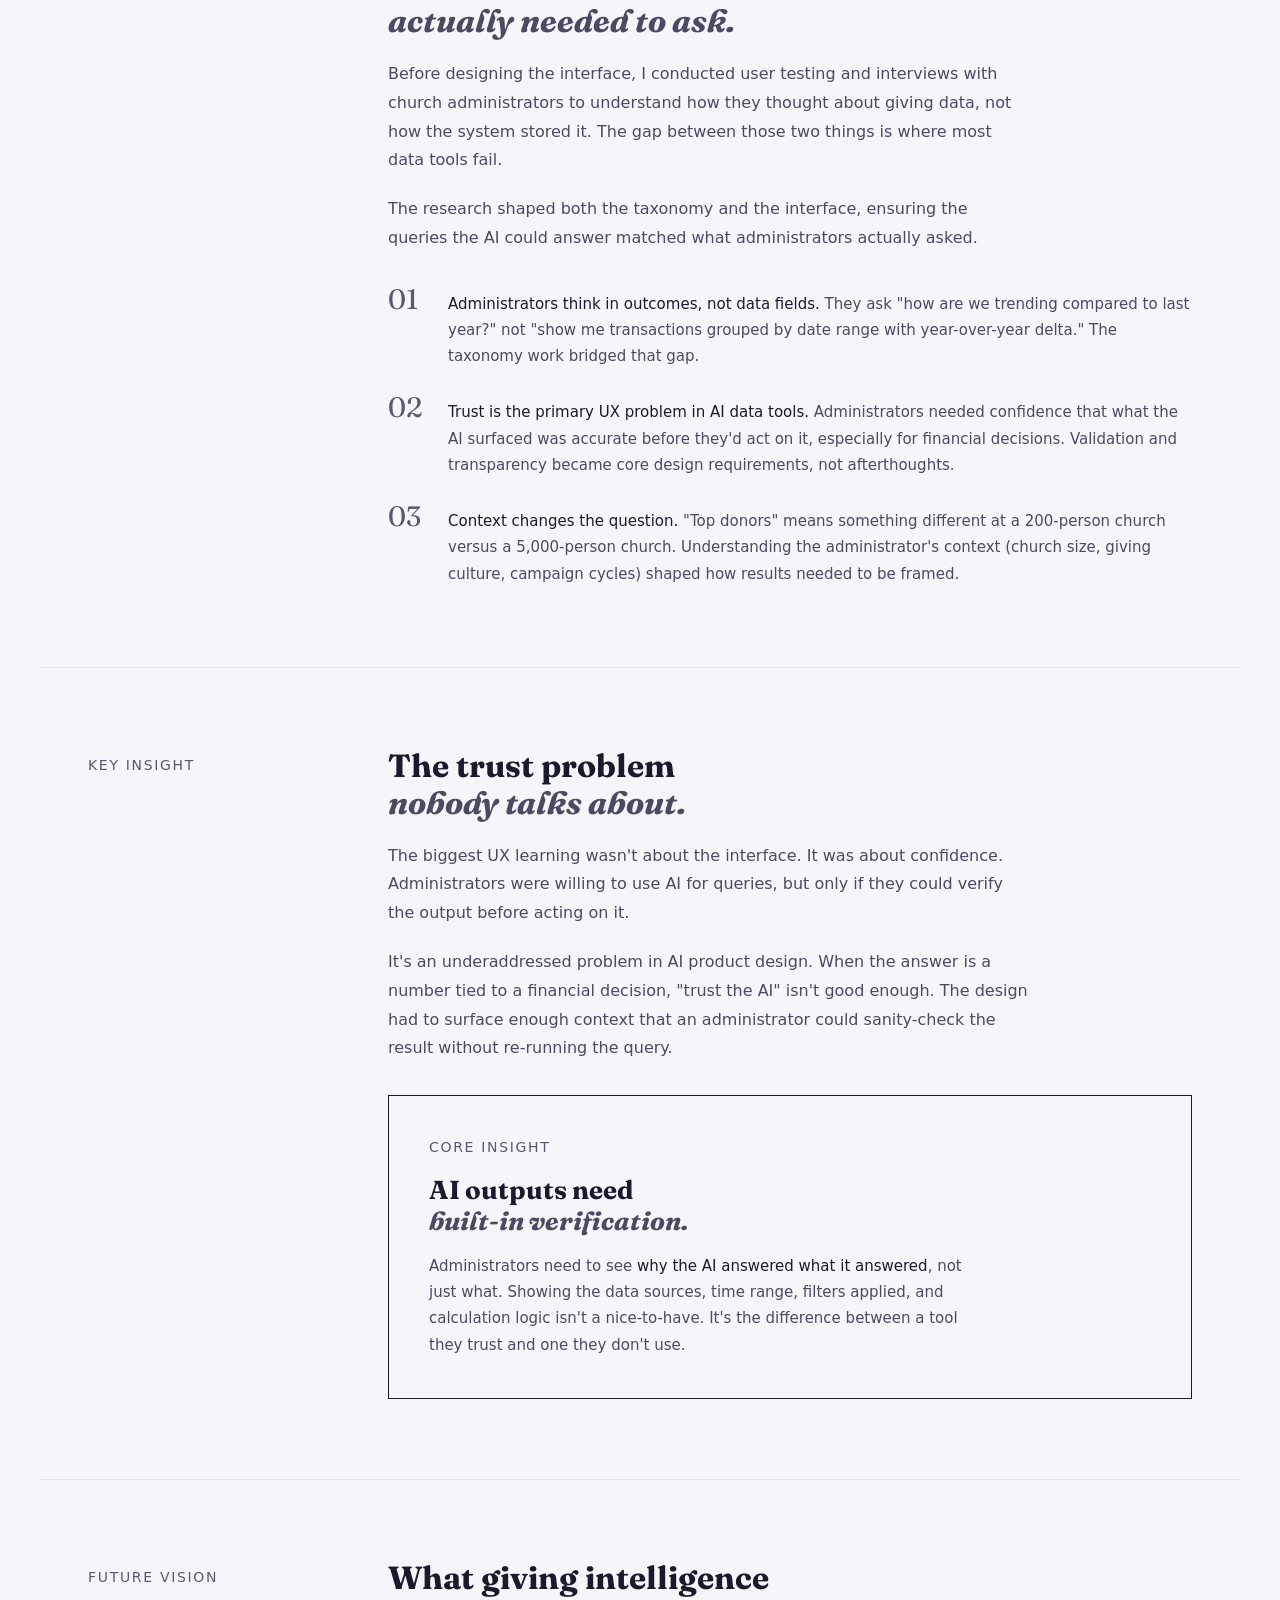
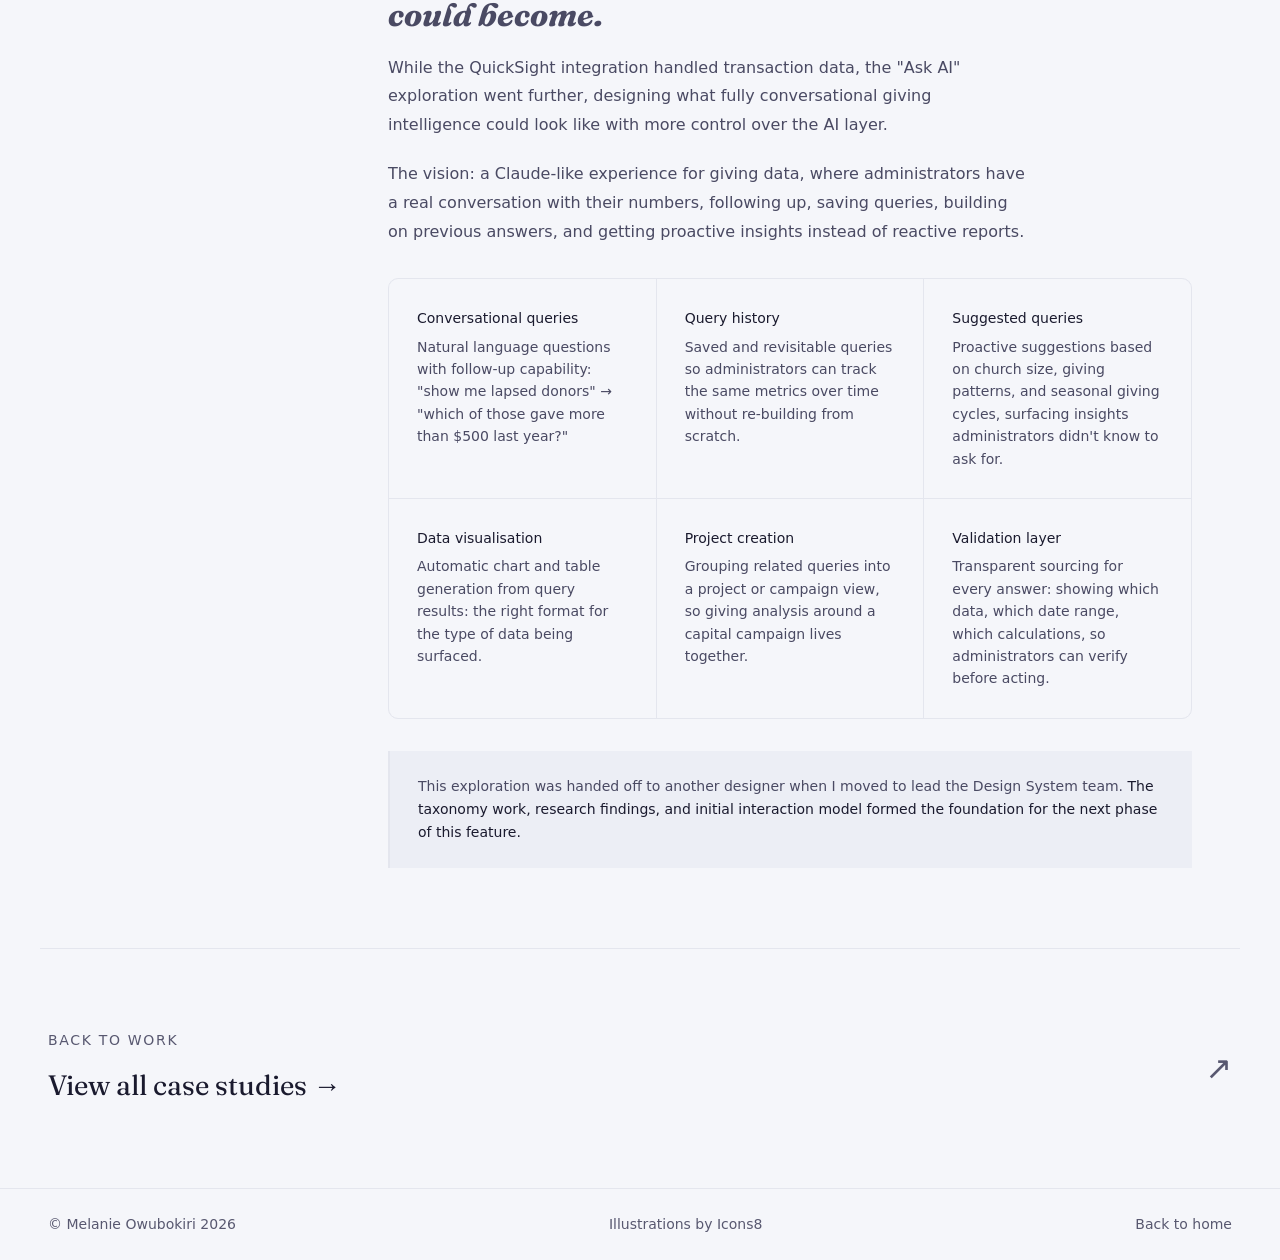
<file: case-giving.html>
<!DOCTYPE html>
<html lang="en">
<head>
  <meta charset="UTF-8">
  <meta name="viewport" content="width=device-width, initial-scale=1.0">
  <title>AI for Giving Data · Melanie Owubokiri</title>
  <link rel="preconnect" href="https://fonts.googleapis.com">
  <link rel="preconnect" href="https://fonts.gstatic.com" crossorigin>
  <link href="https://fonts.googleapis.com/css2?family=Fraunces:ital,wght@0,400;0,500;0,600;1,400;1,500&display=swap" rel="stylesheet">
  <link rel="preconnect" href="https://api.fontshare.com" crossorigin>
  <link href="https://api.fontshare.com/v2/css?f[]=general-sans@300,400,500,600&display=swap" rel="stylesheet">
  <link rel="stylesheet" href="assets/design-system.css">
  <link rel="stylesheet" href="assets/ds-case.css">
  <style>
    .nav-back { font-size: 14px;
      font-weight: 400;
      letter-spacing: 0.06em;
      text-transform: uppercase;
      color: var(--ink-muted);
      text-decoration: none;
      transition: color 0.2s; }

    .case-eyebrow span { display: inline-block; width: 24px; height: 1px; background: var(--ink-faint); }

    .case-title em { font-style: italic; color: var(--ink-muted); }

    .case-meta { display: flex; flex-direction: column; gap: 28px; }

    .meta-tags { display: flex; flex-wrap: wrap; gap: 6px; margin-top: 4px; }

    .phases-bar { display: grid;
      grid-template-columns: 1fr 1fr;
      gap: 1px;
      background: var(--line);
      border-bottom: 1px solid var(--line); }

    .phase-item { background: var(--surface);
      padding: 32px 40px; }

    .phase-label { font-size: 14px;
      letter-spacing: 0.12em;
      text-transform: uppercase;
      color: var(--ink-faint);
      margin-bottom: 10px; }

    .phase-title { font-family: var(--serif);
      font-size: 22px;
      color: var(--ink);
      margin-bottom: 6px; }

    .phase-desc { font-size: 14px;
      font-weight: 300;
      color: var(--ink-muted);
      line-height: 1.6; }

    .phase-status { display: inline-block;
      margin-top: 12px;
      font-size: 14px;
      letter-spacing: 0.08em;
      text-transform: uppercase;
      color: var(--ink-faint);
      border: 1px solid var(--line);
      padding: 3px 8px; }

    .case-body { max-width: 1200px; margin: 0 auto; }

    .section-body strong { color: var(--ink); font-weight: 500; }

    .data-table { margin-top: 32px;
      border: 1px solid var(--line);
      background: var(--surface); }

    .data-table-header { display: grid;
      grid-template-columns: 1fr 1fr 1fr;
      gap: 0;
      border-bottom: 1px solid var(--line);
      background: var(--surface-alt); }

    .data-table-header span { padding: 12px 20px;
      font-size: 14px;
      letter-spacing: 0.1em;
      text-transform: uppercase;
      color: var(--ink-faint);
      border-right: 1px solid var(--line); }

    .data-table-header span:last-child { border-right: none; }

    .data-table-row { display: grid;
      grid-template-columns: 1fr 1fr 1fr;
      gap: 0;
      border-bottom: 1px solid var(--line); }

    .data-table-row:last-child { border-bottom: none; }

    .data-table-cell { padding: 16px 20px;
      font-size: 14px;
      font-weight: 300;
      color: var(--ink-muted);
      border-right: 1px solid var(--line);
      line-height: 1.5; }

    .data-table-cell:first-child { font-weight: 500; color: var(--ink); }

    .data-table-cell:last-child { border-right: none; }

    .insight-list { display: flex;
      flex-direction: column;
      gap: 24px;
      margin-top: 32px; }

    .insight-item { display: grid;
      grid-template-columns: 40px 1fr;
      gap: 20px;
      align-items: start; }

    .insight-num { font-family: var(--serif);
      font-size: 28px;
      line-height: 1;
      color: var(--ink-faint); }

    .insight-text { font-size: 15px;
      font-weight: 300;
      color: var(--ink-muted);
      line-height: 1.75;
      padding-top: 6px; }

    .insight-text strong { color: var(--ink); font-weight: 500; }

    .features-grid { display: grid;
      grid-template-columns: 1fr 1fr 1fr;
      gap: 1px;
      background: var(--line);
      border: 1px solid var(--line);
      margin-top: 32px; }

    .feature-item { background: var(--surface);
      padding: 28px; }

    .feature-title { font-size: 14px;
      font-weight: 500;
      color: var(--ink);
      margin-bottom: 6px; }

    .feature-desc { font-size: 14px;
      font-weight: 300;
      color: var(--ink-muted);
      line-height: 1.6; }

    .learning-block { margin-top: 32px;
      padding: 40px;
      border: 1px solid var(--ink);
      background: var(--surface); }

    .learning-label { font-size: 14px;
      letter-spacing: 0.12em;
      text-transform: uppercase;
      color: var(--ink-faint);
      margin-bottom: 16px; }

    .learning-heading { font-family: var(--serif);
      font-size: 26px;
      line-height: 1.2;
      color: var(--ink);
      margin-bottom: 16px; }

    .learning-heading em { font-style: italic; color: var(--ink-muted); }

    .learning-body { font-size: 15px;
      font-weight: 300;
      color: var(--ink-muted);
      line-height: 1.75;
      max-width: 560px; }

    .learning-body strong { color: var(--ink); font-weight: 500; }

    .placeholder { margin-top: 32px;
      padding: 28px 32px;
      border: 1px dashed var(--line);
      background: var(--surface-alt); }

    .placeholder p { font-size: 14px;
      font-weight: 300;
      color: var(--ink-faint);
      font-style: italic;
      line-height: 1.6;
      margin: 0; }

    .handoff-note { margin-top: 32px;
      padding: 24px 28px;
      border-left: 2px solid var(--line);
      background: var(--surface-alt); }

    .handoff-note p { font-size: 14px;
      font-weight: 300;
      color: var(--ink-muted);
      line-height: 1.65;
      margin: 0; }

    .handoff-note strong { color: var(--ink); font-weight: 500; }

    @media (max-width: 768px) {
      nav { padding: 16px 24px; }
      .case-hero { grid-template-columns: 1fr; gap: 40px; padding: 120px 24px 60px; }
      .phases-bar { grid-template-columns: 1fr; }
      .case-section { grid-template-columns: 1fr; gap: 24px; padding: 60px 24px; }
      .section-label { position: static; }
      .data-table-header, .data-table-row { grid-template-columns: 1fr; }
      .data-table-cell { border-right: none; border-bottom: 1px solid var(--line); }
      .features-grid { grid-template-columns: 1fr; }
      .next-case { padding: 60px 24px; flex-direction: column; align-items: flex-start; }
    }
    .tag { border-radius: 4px; }
    .btn-primary { border-radius: 6px; }
    .hero-stats, .stats-bar { border-radius: 10px; overflow: hidden; }
    .stat-item, .img-placeholder, .progress-track, .progress-fill, .deepdive-screen, .surface-item, .insight-item, .meta-block, .placeholder { border-radius: 6px; }
    a:focus-visible, button:focus-visible { outline: 2px solid var(--accent); outline-offset: 3px; }
    @media (max-width: 768px) { .case-section { grid-template-columns: 1fr; gap: 32px; } }
      .case-hero { align-items: center; }
    .case-hero-art { background: var(--accent-soft); border-radius: var(--radius); aspect-ratio: 4 / 3; display: flex; align-items: center; justify-content: center; overflow: hidden; }
    .case-hero-art .hero-ill { width: 82%; height: 82%; object-fit: contain; filter: drop-shadow(0 10px 24px rgba(21,34,41,0.12)); }
    .case-meta { display: grid; grid-template-columns: repeat(auto-fit, minmax(190px, 1fr)); gap: 36px; align-items: start; padding: 36px max(48px, calc((100% - 1440px) / 2 + 48px)); border-bottom: 1px solid var(--line); }
    @media (max-width: 768px) { .case-hero-art { aspect-ratio: 16 / 10; } .case-meta { grid-template-columns: 1fr; gap: 26px; padding: 28px 24px; } }
      .meta-tags { flex-direction: column; gap: 6px; margin-top: 8px; }
    .meta-tags .tag { border: none; padding: 0; text-transform: none; letter-spacing: 0.01em; font-weight: 300; color: var(--ink-muted); display: flex; align-items: baseline; gap: 9px; line-height: 1.5; }
    .meta-tags .tag::before { content: "\00B7"; color: var(--ink-faint); font-weight: 600; }
  
  </style>
</head>
<body>
<script>
(function() {
  const PASS = "__PORTFOLIO_PASSWORD__";
  const KEY = "portfolio_auth";
  if (localStorage.getItem(KEY) === "1") return;
  document.documentElement.style.visibility = "hidden";
  const overlay = document.createElement("div");
  overlay.id = "pw-overlay";
  overlay.innerHTML = `
    <style>
      #pw-overlay { position:fixed;inset:0;z-index:9999;background:#f5f6fa;display:flex;align-items:center;justify-content:center;font-family:'Inter',system-ui,sans-serif; }
      #pw-box { width:100%;max-width:360px;padding:48px 40px;border:1px solid #e4e6ee;border-radius: var(--radius);background:#ffffff;display:flex;flex-direction:column;gap:24px; }
      #pw-title { font-family:'Fraunces',Georgia,serif;font-size:24px;line-height:1.15;color:#1a1a2e; }
      #pw-title em { font-style:italic;color:#4a4a63; }
      #pw-note { font-size:14px;font-weight:300;color:#4a4a63;line-height:1.6; }
      #pw-input { width:100%;padding:12px 16px;font-size:14px;font-weight:300;color:#1a1a2e;background:#f5f6fa;border:1px solid #e4e6ee;border-radius:6px;outline:none;transition:border-color 0.2s; }
      #pw-input:focus { border-color:#0f7078; }
      #pw-input.error { border-color:#c62828; }
      #pw-btn { padding:12px 24px;background:#0f7078;color:#ffffff;font-size:14px;font-weight:500;letter-spacing:0.04em;border:1px solid #0f7078;border-radius:6px;cursor:pointer;transition:background 0.2s,color 0.2s; }
      #pw-btn:hover { background:transparent;color:#0f7078; }
      #pw-error { font-size:14px;font-weight:300;color:#c62828;display:none; }
    </style>
    <div id="pw-box">
      <h1 id="pw-title">This work is<br><em>password protected.</em></h1>
      <p id="pw-note">This case study contains NDA-protected work. If you would like access, please reach out and I will share the password with you.</p>
      <input id="pw-input" type="password" placeholder="Enter password" autocomplete="off"/>
      <p id="pw-error">Incorrect password. Please try again.</p>
      <button id="pw-btn">View case study</button>
      <a id="pw-back" href="index.html" onclick="if(history.length>1){history.back();return false;}" style="display:block;margin-top:16px;font-size:14px;font-weight:300;color:#585870;text-decoration:none;">&larr; Back</a>
    </div>
  `;
  document.body.appendChild(overlay);
  document.documentElement.style.visibility = "visible";
  function attempt() {
    const val = document.getElementById("pw-input").value;
    if (val === PASS) {
      localStorage.setItem(KEY, "1");
      overlay.remove();
    } else {
      const inp = document.getElementById("pw-input");
      const err = document.getElementById("pw-error");
      inp.classList.add("error");
      err.style.display = "block";
      inp.value = "";
      setTimeout(() => inp.classList.remove("error"), 1000);
    }
  }
  document.getElementById("pw-btn").addEventListener("click", attempt);
  document.getElementById("pw-input").addEventListener("keydown", function(e) { if (e.key === "Enter") attempt(); });
})();
</script>

  <nav id="nav">
    <a href="index.html" class="nav-name">Melanie Owubokiri</a>
    <a href="index.html#work" class="nav-back">← All work</a>
  </nav>

  <header class="case-hero">
    <div>
      <p class="case-eyebrow"><span></span> Pushpay · Giving Platform · 2023–2024 · NDA</p>
      <h1 class="case-title">
        Giving analytics:<br>
        <em>making church data speak plainly</em>
      </h1>
      <p class="case-subtitle">
        End-to-end UX for AI-powered giving analytics, from the data layer up. Teaching an AI what church giving data means, designing how administrators query it, and exploring what a truly conversational giving intelligence could become.
      </p>
    </div>
    <div class="case-hero-art"><img class="hero-ill" src="assets/illustrations/giving.webp" alt="" loading="lazy"></div>
  </header>

  <div class="case-meta">
      <div>
        <p class="meta-label">My role</p>
        <p class="meta-value">Senior UX Designer<br>End-to-end UX, data taxonomy, user research, future vision design</p>
      </div>
      <div>
        <p class="meta-label">Collaborators</p>
        <p class="meta-value">Data Engineers · US Stakeholders · UX Research team</p>
      </div>
      <div>
        <p class="meta-label">What I worked on</p>
        <div class="meta-tags">
          <span class="tag">AWS QuickSight</span>
          <span class="tag">Data Taxonomy</span>
          <span class="tag">User Research</span>
          <span class="tag">AI UX</span>
          <span class="tag">Future Vision</span>
        </div>
      </div>
    </div>

  <!-- TWO PHASES -->
  <div class="phases-bar">
    <div class="phase-item fade-up">
      <p class="phase-label">Phase 01</p>
      <h3 class="phase-title">AWS QuickSight integration</h3>
      <p class="phase-desc">AI-powered giving analytics embedded in the Giving platform: transaction data, recurring schedules, donor insights. Designed end-to-end and launched.</p>
      <span class="phase-status">Shipped · Live</span>
    </div>
    <div class="phase-item fade-up">
      <p class="phase-label">Phase 02</p>
      <h3 class="phase-title">"Ask AI": conversational giving intelligence</h3>
      <p class="phase-desc">A future-state vision for a Claude-like experience across all Giving data: conversational queries, history, data visualisation, follow-ups. Initial exploration completed before handoff.</p>
      <span class="phase-status">Handed off · In progress</span>
    </div>
  </div>

  <div class="case-body">

    <!-- CONTEXT -->
    <div class="case-section fade-up">
      <p class="section-label">The brief</p>
      <div class="section-content">
        <h2 class="section-heading">AI that understands<br><em>church giving data.</em></h2>
        <div class="section-body">
          <p>
            Church administrators manage complex giving data: transactions, recurring schedules, lapsed donors, campaign performance, fund allocation. Making sense of it historically meant manual exports, spreadsheet work, or relying on a data team. The opportunity: AI-powered analytics in the hands of the people who needed it most.
          </p>
          <p>
            The integration used AWS QuickSight to surface giving insights, but before any interface could be designed, the data itself needed structuring so AI could reason about it accurately.
          </p>
          <div class="callout">
            <p>"Before you can design how an administrator asks a question, you have to make sure the AI understands what the answer actually means."</p>
          </div>
        </div>
      </div>
    </div>

    <!-- THE DATA LAYER WORK -->
    <div class="case-section fade-up">
      <p class="section-label">The data layer</p>
      <div class="section-content">
        <h2 class="section-heading">The work beneath<br><em>the interface.</em></h2>
        <div class="section-body">
          <p>
            Most UX work on AI products starts at the interface: how the user asks the question, how the answer is displayed. This project went a layer deeper: working with data engineers to ensure the AI had the context to answer correctly in the first place.
          </p>
          <p>
            That meant reviewing every field in the giving data model (transactions, recurring schedules, donor records), understanding <strong>what each field meant to an administrator, how they'd talk about it, and what kind of queries they'd expect it to answer.</strong>
          </p>
          <p>
            Labels, descriptions, and semantic context gave the AI the right framing, so when an administrator asks "show me lapsed donors from last quarter," the system understands what "lapsed" means in church giving, not just as a generic data concept.
          </p>
          <p>
            I also worked on <strong>calculated fields</strong>: experimenting with custom metrics and suggesting them to the data engineering team based on how administrators actually think about giving performance. UX knowledge informed the data model, not just the other way around.
          </p>
        </div>

        <div class="data-table">
          <div class="data-table-header">
            <span>Data concept</span>
            <span>What it means to the system</span>
            <span>What it means to an admin</span>
          </div>
          <div class="data-table-row">
            <div class="data-table-cell">Lapsed donor</div>
            <div class="data-table-cell">No transaction records in defined period</div>
            <div class="data-table-cell">Someone who used to give regularly but has stopped: a re-engagement opportunity</div>
          </div>
          <div class="data-table-row">
            <div class="data-table-cell">Recurring schedule</div>
            <div class="data-table-cell">Automated payment plan with frequency and amount</div>
            <div class="data-table-cell">Predictable giving: the backbone of a church's financial planning</div>
          </div>
          <div class="data-table-row">
            <div class="data-table-cell">Fund allocation</div>
            <div class="data-table-cell">Transaction tagged to a specific designated fund</div>
            <div class="data-table-cell">Where donors are directing their generosity, often tied to specific campaigns or ministries</div>
          </div>
          <div class="data-table-row">
            <div class="data-table-cell">Net giving</div>
            <div class="data-table-cell">Total transactions minus refunds in period</div>
            <div class="data-table-cell">The real number: what actually came in after any reversals or failures</div>
          </div>
        </div>
      </div>
    </div>

    <!-- RESEARCH -->
    <div class="case-section fade-up">
      <p class="section-label">Research</p>
      <div class="section-content">
        <h2 class="section-heading">What administrators<br><em>actually needed to ask.</em></h2>
        <div class="section-body">
          <p>
            Before designing the interface, I conducted user testing and interviews with church administrators to understand how they thought about giving data, not how the system stored it. The gap between those two things is where most data tools fail.
          </p>
          <p>
            The research shaped both the taxonomy and the interface, ensuring the queries the AI could answer matched what administrators actually asked.
          </p>
        </div>

        <div class="insight-list">
          <div class="insight-item">
            <div class="insight-num">01</div>
            <div class="insight-text"><strong>Administrators think in outcomes, not data fields.</strong> They ask "how are we trending compared to last year?" not "show me transactions grouped by date range with year-over-year delta." The taxonomy work bridged that gap.</div>
          </div>
          <div class="insight-item">
            <div class="insight-num">02</div>
            <div class="insight-text"><strong>Trust is the primary UX problem in AI data tools.</strong> Administrators needed confidence that what the AI surfaced was accurate before they'd act on it, especially for financial decisions. Validation and transparency became core design requirements, not afterthoughts.</div>
          </div>
          <div class="insight-item">
            <div class="insight-num">03</div>
            <div class="insight-text"><strong>Context changes the question.</strong> "Top donors" means something different at a 200-person church versus a 5,000-person church. Understanding the administrator's context (church size, giving culture, campaign cycles) shaped how results needed to be framed.</div>
          </div>
        </div>
      </div>
    </div>

    <!-- KEY LEARNING -->
    <div class="case-section fade-up">
      <p class="section-label">Key insight</p>
      <div class="section-content">
        <h2 class="section-heading">The trust problem<br><em>nobody talks about.</em></h2>
        <div class="section-body">
          <p>
            The biggest UX learning wasn't about the interface. It was about confidence. Administrators were willing to use AI for queries, but only if they could verify the output before acting on it.
          </p>
          <p>
            It's an underaddressed problem in AI product design. When the answer is a number tied to a financial decision, "trust the AI" isn't good enough. The design had to surface enough context that an administrator could sanity-check the result without re-running the query.
          </p>
        </div>

        <div class="learning-block">
          <p class="learning-label">Core insight</p>
          <h3 class="learning-heading">AI outputs need<br><em>built-in verification.</em></h3>
          <p class="learning-body">
            Administrators need to see <strong>why the AI answered what it answered</strong>, not just what. Showing the data sources, time range, filters applied, and calculation logic isn't a nice-to-have. It's the difference between a tool they trust and one they don't use.
          </p>
        </div>
      </div>
    </div>

    <!-- FUTURE VISION -->
    <div class="case-section fade-up">
      <p class="section-label">Future vision</p>
      <div class="section-content">
        <h2 class="section-heading">What giving intelligence<br><em>could become.</em></h2>
        <div class="section-body">
          <p>
            While the QuickSight integration handled transaction data, the "Ask AI" exploration went further, designing what fully conversational giving intelligence could look like with more control over the AI layer.
          </p>
          <p>
            The vision: a Claude-like experience for giving data, where administrators have a real conversation with their numbers, following up, saving queries, building on previous answers, and getting proactive insights instead of reactive reports.
          </p>
        </div>

        <div class="features-grid">
          <div class="feature-item">
            <h4 class="feature-title">Conversational queries</h4>
            <p class="feature-desc">Natural language questions with follow-up capability: "show me lapsed donors" → "which of those gave more than $500 last year?"</p>
          </div>
          <div class="feature-item">
            <h4 class="feature-title">Query history</h4>
            <p class="feature-desc">Saved and revisitable queries so administrators can track the same metrics over time without re-building from scratch.</p>
          </div>
          <div class="feature-item">
            <h4 class="feature-title">Suggested queries</h4>
            <p class="feature-desc">Proactive suggestions based on church size, giving patterns, and seasonal giving cycles, surfacing insights administrators didn't know to ask for.</p>
          </div>
          <div class="feature-item">
            <h4 class="feature-title">Data visualisation</h4>
            <p class="feature-desc">Automatic chart and table generation from query results: the right format for the type of data being surfaced.</p>
          </div>
          <div class="feature-item">
            <h4 class="feature-title">Project creation</h4>
            <p class="feature-desc">Grouping related queries into a project or campaign view, so giving analysis around a capital campaign lives together.</p>
          </div>
          <div class="feature-item">
            <h4 class="feature-title">Validation layer</h4>
            <p class="feature-desc">Transparent sourcing for every answer: showing which data, which date range, which calculations, so administrators can verify before acting.</p>
          </div>
        </div>

        <div class="handoff-note">
          <p>This exploration was handed off to another designer when I moved to lead the Design System team. <strong>The taxonomy work, research findings, and initial interaction model formed the foundation for the next phase of this feature.</strong></p>
        </div>
      </div>
    </div>

  </div>

  <div class="next-case">
    <div>
      <p class="next-label">Back to work</p>
      <a href="index.html#work" class="next-title">View all case studies →</a>
    </div>
    <a href="index.html#work" class="next-arrow">↗</a>
  </div>

  <footer style="padding: 24px max(48px, calc((100% - 1440px) / 2 + 48px)); border-top: 1px solid var(--line); display: flex; justify-content: space-between;">
    <span style="font-size: 14px; font-weight: 300; color: var(--ink-faint);">© Melanie Owubokiri 2026</span>
    <a href="https://icons8.com" target="_blank" rel="noopener" style="font-size:14px;font-weight:300;color:var(--ink-faint);text-decoration:none;">Illustrations by Icons8</a>
    <a href="index.html" style="font-size: 14px; font-weight: 300; color: var(--ink-faint); text-decoration: none;">Back to home</a>
  </footer>

  <script>
    const nav = document.getElementById('nav');
    window.addEventListener('scroll', () => {
      nav.classList.toggle('scrolled', window.scrollY > 20);
    });

    const observer = new IntersectionObserver((entries) => {
      entries.forEach((entry, i) => {
        if (entry.isIntersecting) {
          setTimeout(() => entry.target.classList.add('visible'), i * 80);
        }
      });
    }, { threshold: 0.08 });

    document.querySelectorAll('.fade-up').forEach(el => observer.observe(el));
  </script>

</body>
</html>
</file>
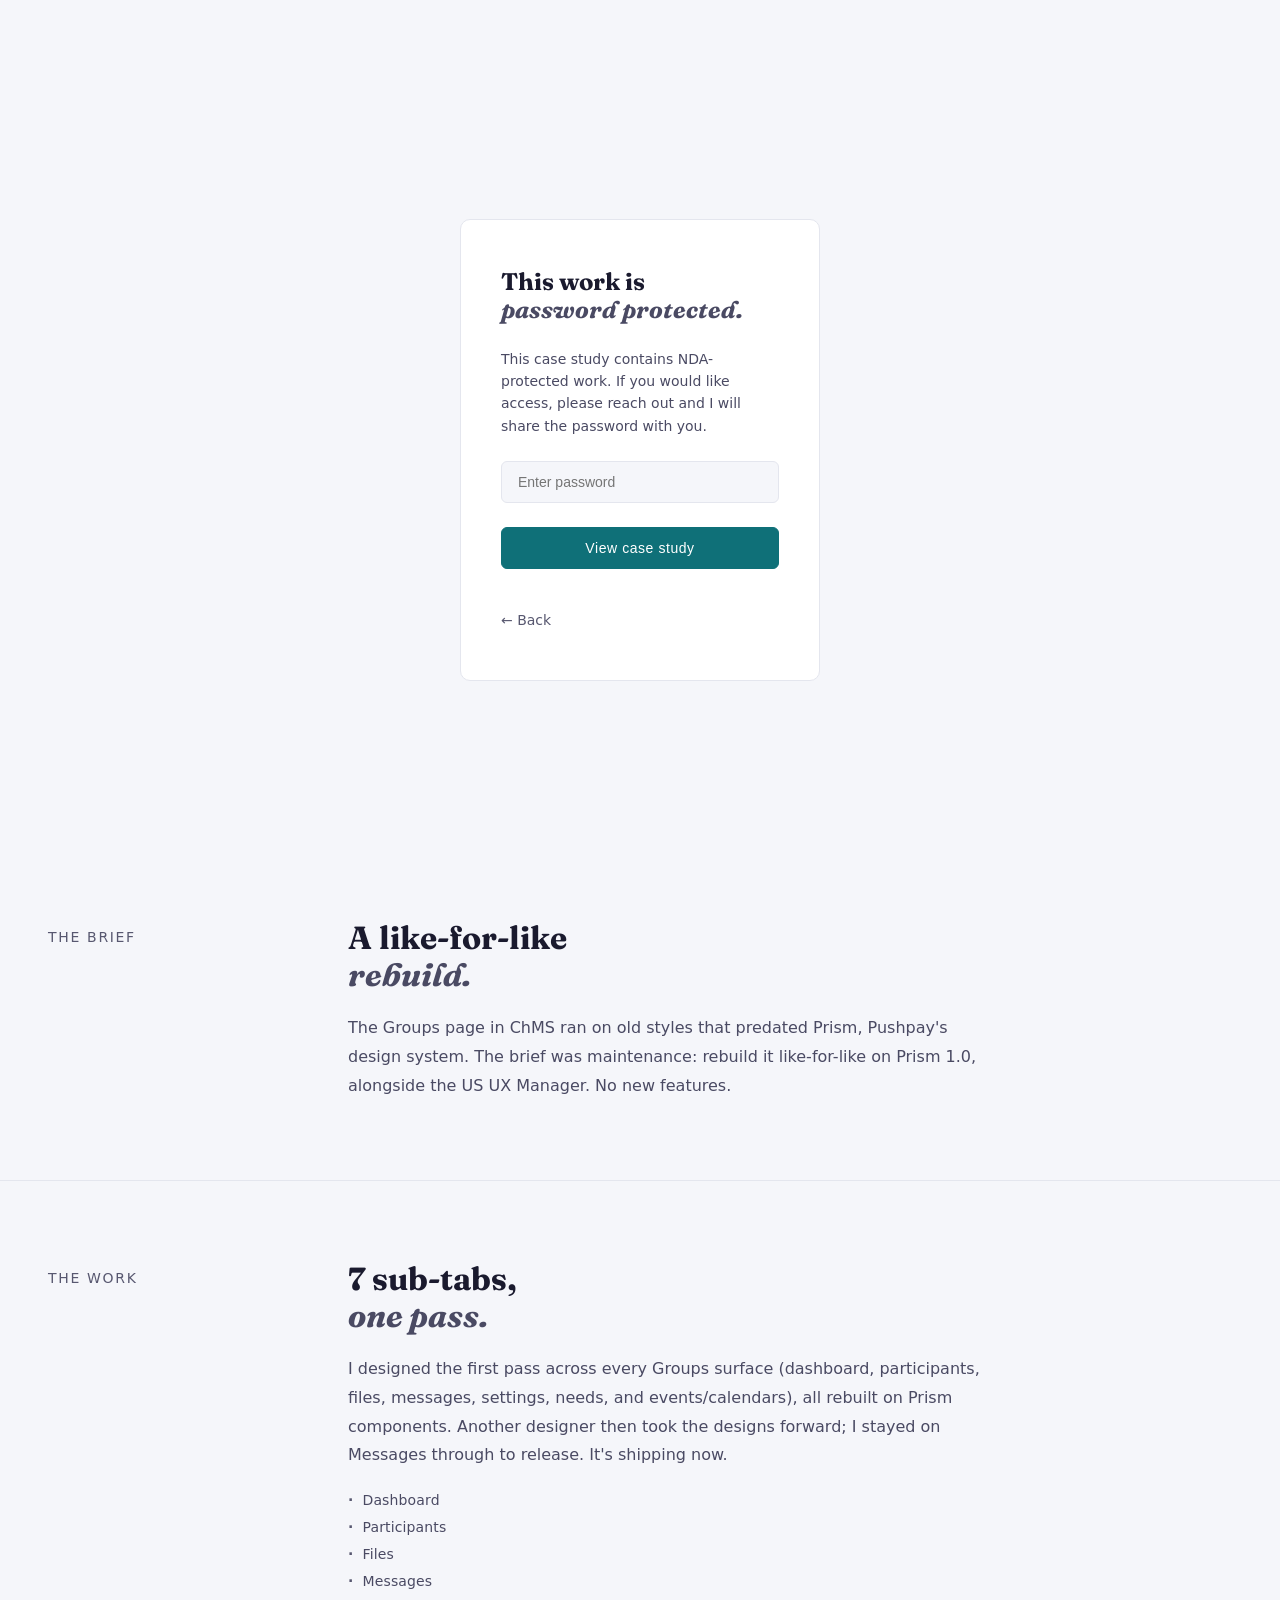
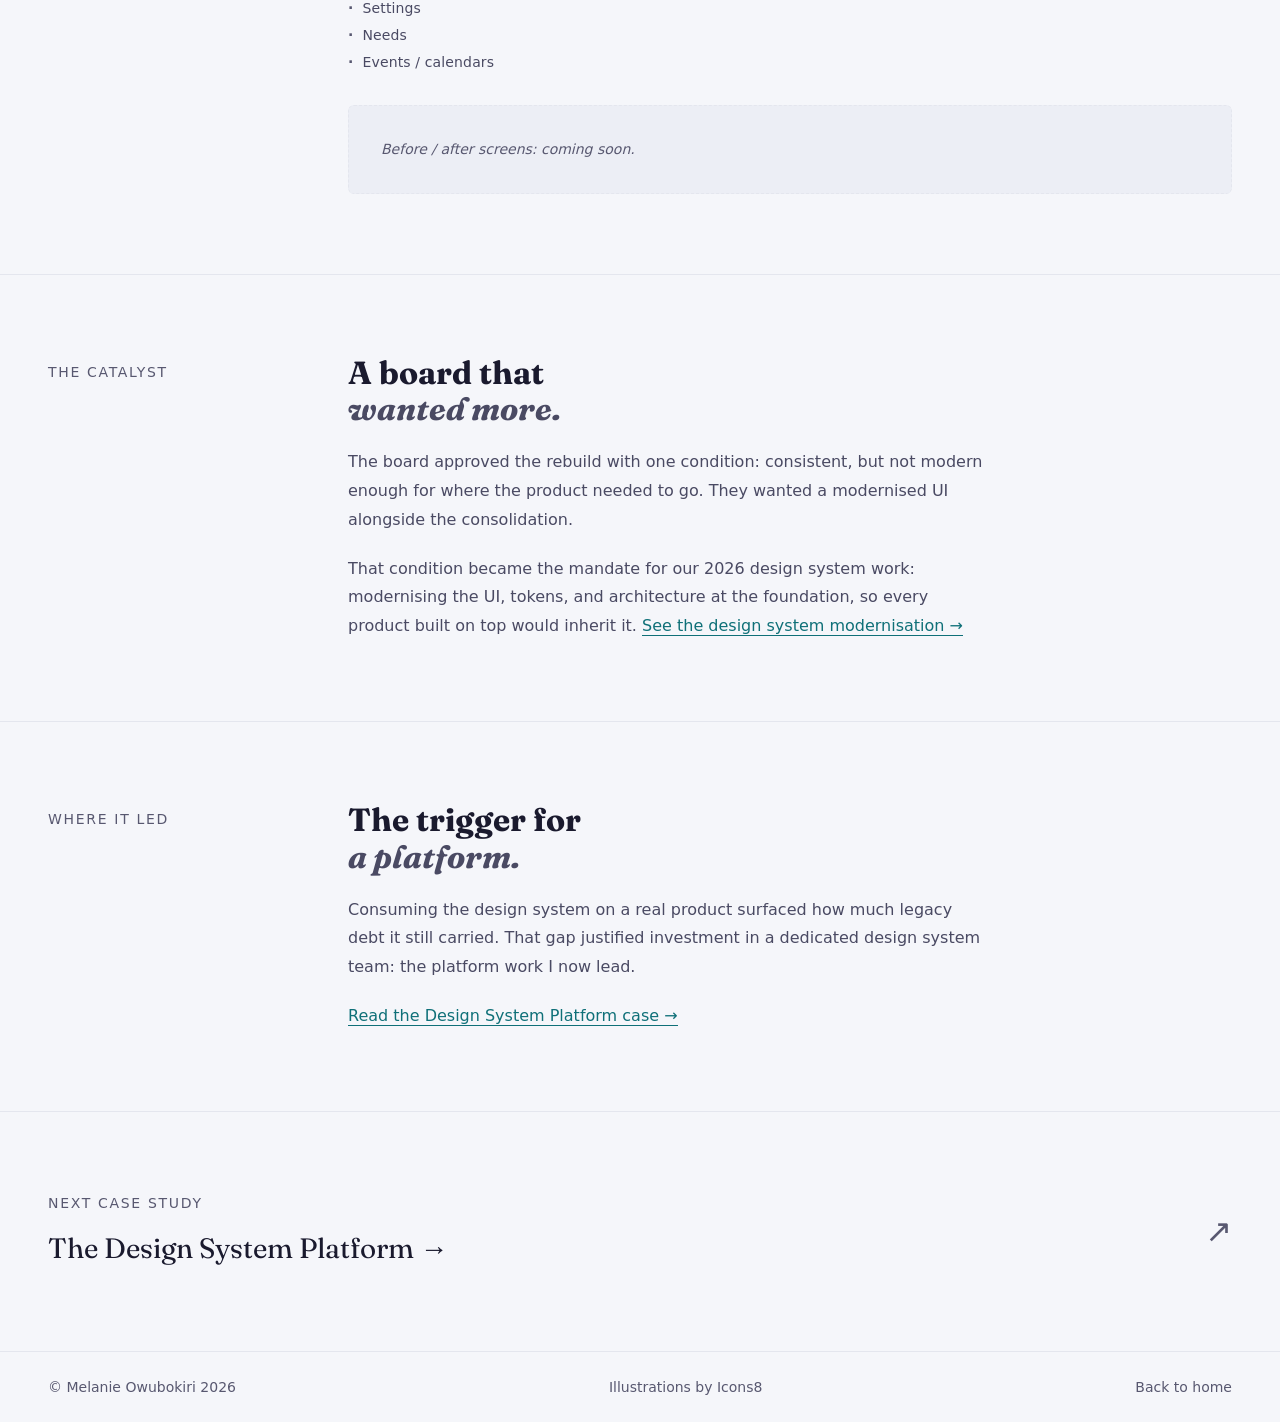
<file: case-groups.html>
<!DOCTYPE html>
<html lang="en">
<head>
  <meta charset="UTF-8">
  <meta name="viewport" content="width=device-width, initial-scale=1.0">
  <title>Modernising Groups · Melanie Owubokiri</title>
  <link rel="preconnect" href="https://fonts.googleapis.com">
  <link rel="preconnect" href="https://fonts.gstatic.com" crossorigin>
  <link href="https://fonts.googleapis.com/css2?family=Fraunces:ital,wght@0,400;0,500;0,600;1,400;1,500&display=swap" rel="stylesheet">
  <link rel="preconnect" href="https://api.fontshare.com" crossorigin>
  <link href="https://api.fontshare.com/v2/css?f[]=general-sans@300,400,500,600&display=swap" rel="stylesheet">
  <link rel="stylesheet" href="assets/design-system.css">
  <link rel="stylesheet" href="assets/ds-case.css">
  <style>
    .nav-back { font-size: 14px;
      font-weight: 400;
      letter-spacing: 0.06em;
      text-transform: uppercase;
      color: var(--ink-muted);
      text-decoration: none;
      transition: color 0.2s; }

    .case-eyebrow span { display: inline-block; width: 24px; height: 1px; background: var(--ink-faint); }

    .case-title em { font-style: italic; color: var(--ink-muted); }

    .case-meta { display: flex; flex-direction: column; gap: 28px; }

    .meta-tags { display: flex; flex-wrap: wrap; gap: 6px; margin-top: 4px; }

    .stats-bar { display: grid;
      grid-template-columns: repeat(5, 1fr);
      gap: 1px;
      background: var(--line);
      border-bottom: 1px solid var(--line); }

    .stat-item { background: var(--surface);
      padding: 28px 32px; }

    .stat-num { font-family: var(--serif);
      font-size: 36px;
      line-height: 1;
      color: var(--ink);
      margin-bottom: 6px; }

    .stat-label { font-size: 14px;
      font-weight: 300;
      color: var(--ink-muted); }

    .timeline { display: grid;
      grid-template-columns: repeat(3, 1fr);
      gap: 1px;
      background: var(--line);
      border: 1px solid var(--line);
      margin-top: 40px; }

    .timeline-item { background: var(--surface);
      padding: 32px;
      position: relative; }

    .timeline-phase { font-size: 14px;
      letter-spacing: 0.12em;
      text-transform: uppercase;
      color: var(--ink-faint);
      margin-bottom: 12px; }

    .timeline-title { font-family: var(--serif);
      font-size: 20px;
      color: var(--ink);
      margin-bottom: 10px;
      line-height: 1.2; }

    .timeline-desc { font-size: 14px;
      font-weight: 300;
      color: var(--ink-muted);
      line-height: 1.65; }

    .timeline-marker { display: inline-block;
      width: 8px;
      height: 8px;
      border-radius: 50%;
      background: var(--ink-faint);
      margin-bottom: 16px; }

    .case-body { max-width: 1200px; margin: 0 auto; }

    .section-body strong { color: var(--ink); font-weight: 500; }

    .compare-grid { display: grid;
      grid-template-columns: 1fr 1fr;
      gap: 1px;
      background: var(--line);
      border: 1px solid var(--line);
      margin-top: 32px; }

    .compare-item { background: var(--surface);
      padding: 32px; }

    .compare-label { font-size: 14px;
      letter-spacing: 0.12em;
      text-transform: uppercase;
      color: var(--ink-faint);
      margin-bottom: 16px; }

    .compare-list { list-style: none;
      display: flex;
      flex-direction: column;
      gap: 10px; }

    .compare-list li { font-size: 14px;
      font-weight: 300;
      color: var(--ink-muted);
      padding-left: 16px;
      position: relative;
      line-height: 1.5; }

    .compare-list li::before { position: absolute;
      left: 0;
      color: var(--ink-faint); }

    .compare-list.before li::before { content: '×'; }

    .compare-list.after li::before { content: '→'; color: var(--ink); }

    .compare-list.after li { color: var(--ink-muted); }

    .detail-grid { display: grid;
      grid-template-columns: 1fr 1fr;
      gap: 32px;
      margin-top: 32px; }

    .detail-item { padding: 28px;
      border: 1px solid var(--line);
      background: var(--surface); }

    .detail-label { font-size: 14px;
      letter-spacing: 0.1em;
      text-transform: uppercase;
      color: var(--ink-faint);
      margin-bottom: 10px; }

    .detail-heading { font-family: var(--serif);
      font-size: 18px;
      color: var(--ink);
      margin-bottom: 8px; }

    .detail-body { font-size: 14px;
      font-weight: 300;
      color: var(--ink-muted);
      line-height: 1.65; }

    .insight-list { display: flex;
      flex-direction: column;
      gap: 24px;
      margin-top: 32px; }

    .insight-item { display: grid;
      grid-template-columns: 40px 1fr;
      gap: 20px;
      align-items: start; }

    .insight-num { font-family: var(--serif);
      font-size: 28px;
      line-height: 1;
      color: var(--ink-faint); }

    .insight-text { font-size: 15px;
      font-weight: 300;
      color: var(--ink-muted);
      line-height: 1.75;
      padding-top: 6px; }

    .insight-text strong { color: var(--ink); font-weight: 500; }

    .progress-bar-outer { margin-top: 32px;
      display: flex;
      flex-direction: column;
      gap: 16px; }

    .progress-row { display: grid;
      grid-template-columns: 180px 1fr 60px;
      gap: 16px;
      align-items: center; }

    .progress-label { font-size: 14px;
      font-weight: 400;
      color: var(--ink-muted); }

    .progress-track { height: 4px;
      background: var(--line);
      border-radius: 2px;
      overflow: hidden; }

    .progress-fill { height: 100%;
      background: var(--accent);
      border-radius: 2px;
      transition: width 1s ease; }

    .progress-pct { font-size: 14px;
      font-weight: 400;
      color: var(--accent);
      text-align: right; }

    .placeholder { margin-top: 32px;
      padding: 32px;
      border: 1px dashed var(--line);
      background: var(--surface-alt); }

    .placeholder p { font-size: 14px;
      font-weight: 300;
      color: var(--ink-faint);
      font-style: italic;
      line-height: 1.6;
      margin: 0; }

    @media (max-width: 768px) {
      nav { padding: 16px 24px; }
      .case-hero { grid-template-columns: 1fr; gap: 40px; padding: 120px 24px 60px; }
      .stats-bar { grid-template-columns: 1fr 1fr; }
      .case-section { grid-template-columns: 1fr; gap: 24px; padding: 60px 24px; }
      .section-label { position: static; }
      .timeline { grid-template-columns: 1fr; }
      .compare-grid { grid-template-columns: 1fr; }
      .detail-grid { grid-template-columns: 1fr; }
      .progress-row { grid-template-columns: 140px 1fr 48px; }
      .next-case { padding: 60px 24px; flex-direction: column; align-items: flex-start; }
    }
    .ba-grid { display:grid; grid-template-columns:1fr 1fr; gap:20px; margin-top:32px; }
    .ba-col { border:1px solid var(--line); border-radius: var(--radius); padding:24px; background:var(--card); }
    .ba-col.before { background:var(--surface-alt); }
    .ba-cap { font-size:14px; letter-spacing:0.08em; text-transform:uppercase; color:var(--ink-faint); margin-bottom:16px; display:block; }
    .ba-chips { display:flex; flex-wrap:wrap; gap:10px; align-items:center; }
    .ba-btn { font-size:14px; padding:8px 16px; }
    @media (max-width:768px){ .ba-grid{ grid-template-columns:1fr; } }
    .tag { border-radius: 4px; }
    .btn-primary { border-radius: 6px; }
    .hero-stats, .stats-bar { border-radius: 10px; overflow: hidden; }
    .stat-item, .img-placeholder, .progress-track, .progress-fill, .deepdive-screen, .surface-item, .insight-item, .meta-block, .placeholder { border-radius: 6px; }
    a:focus-visible, button:focus-visible { outline: 2px solid var(--accent); outline-offset: 3px; }
    @media (max-width: 768px) { .case-section { grid-template-columns: 1fr; gap: 32px; } }
      .case-hero { align-items: center; }
    .case-hero-art { background: var(--accent-soft); border-radius: var(--radius); aspect-ratio: 4 / 3; display: flex; align-items: center; justify-content: center; overflow: hidden; }
    .case-hero-art .hero-ill { width: 82%; height: 82%; object-fit: contain; filter: drop-shadow(0 10px 24px rgba(21,34,41,0.12)); }
    .case-meta { display: grid; grid-template-columns: repeat(auto-fit, minmax(190px, 1fr)); gap: 36px; align-items: start; padding: 36px max(48px, calc((100% - 1440px) / 2 + 48px)); border-bottom: 1px solid var(--line); }
    @media (max-width: 768px) { .case-hero-art { aspect-ratio: 16 / 10; } .case-meta { grid-template-columns: 1fr; gap: 26px; padding: 28px 24px; } }
      .meta-tags { flex-direction: column; gap: 6px; margin-top: 8px; }
    .meta-tags .tag { border: none; padding: 0; text-transform: none; letter-spacing: 0.01em; font-weight: 300; color: var(--ink-muted); display: flex; align-items: baseline; gap: 9px; line-height: 1.5; }
    .meta-tags .tag::before { content: "\00B7"; color: var(--ink-faint); font-weight: 600; }
  
  </style>
</head>
<body>
<script>
(function() {
  const PASS = "__PORTFOLIO_PASSWORD__";
  const KEY = "portfolio_auth";
  if (localStorage.getItem(KEY) === "1") return;
  document.documentElement.style.visibility = "hidden";
  const overlay = document.createElement("div");
  overlay.id = "pw-overlay";
  overlay.innerHTML = `
    <style>
      #pw-overlay { position:fixed;inset:0;z-index:9999;background:#f5f6fa;display:flex;align-items:center;justify-content:center;font-family:'Inter',system-ui,sans-serif; }
      #pw-box { width:100%;max-width:360px;padding:48px 40px;border:1px solid #e4e6ee;border-radius: var(--radius);background:#ffffff;display:flex;flex-direction:column;gap:24px; }
      #pw-title { font-family:'Fraunces',Georgia,serif;font-size:24px;line-height:1.15;color:#1a1a2e; }
      #pw-title em { font-style:italic;color:#4a4a63; }
      #pw-note { font-size:14px;font-weight:300;color:#4a4a63;line-height:1.6; }
      #pw-input { width:100%;padding:12px 16px;font-size:14px;font-weight:300;color:#1a1a2e;background:#f5f6fa;border:1px solid #e4e6ee;border-radius:6px;outline:none;transition:border-color 0.2s; }
      #pw-input:focus { border-color:#0f7078; }
      #pw-input.error { border-color:#c62828; }
      #pw-btn { padding:12px 24px;background:#0f7078;color:#ffffff;font-size:14px;font-weight:500;letter-spacing:0.04em;border:1px solid #0f7078;border-radius:6px;cursor:pointer;transition:background 0.2s,color 0.2s; }
      #pw-btn:hover { background:transparent;color:#0f7078; }
      #pw-error { font-size:14px;font-weight:300;color:#c62828;display:none; }
    </style>
    <div id="pw-box">
      <h1 id="pw-title">This work is<br><em>password protected.</em></h1>
      <p id="pw-note">This case study contains NDA-protected work. If you would like access, please reach out and I will share the password with you.</p>
      <input id="pw-input" type="password" placeholder="Enter password" autocomplete="off"/>
      <p id="pw-error">Incorrect password. Please try again.</p>
      <button id="pw-btn">View case study</button>
      <a id="pw-back" href="index.html" onclick="if(history.length>1){history.back();return false;}" style="display:block;margin-top:16px;font-size:14px;font-weight:300;color:#585870;text-decoration:none;">&larr; Back</a>
    </div>
  `;
  document.body.appendChild(overlay);
  document.documentElement.style.visibility = "visible";
  function attempt() {
    const val = document.getElementById("pw-input").value;
    if (val === PASS) {
      localStorage.setItem(KEY, "1");
      overlay.remove();
    } else {
      const inp = document.getElementById("pw-input");
      const err = document.getElementById("pw-error");
      inp.classList.add("error");
      err.style.display = "block";
      inp.value = "";
      setTimeout(() => inp.classList.remove("error"), 1000);
    }
  }
  document.getElementById("pw-btn").addEventListener("click", attempt);
  document.getElementById("pw-input").addEventListener("keydown", function(e) { if (e.key === "Enter") attempt(); });
})();
</script>

  <nav id="nav">
    <a href="index.html" class="nav-name">Melanie Owubokiri</a>
    <a href="index.html#work" class="nav-back">← All work</a>
  </nav>

  <header class="case-hero">
    <div>
      <p class="case-eyebrow"><span></span> Pushpay · ChMS · NDA</p>
      <h1 class="case-title">
        Groups:<br>
        <em>the rebuild that reshaped the design system</em>
      </h1>
      <p class="case-subtitle">
        A like-for-like rebuild of the Groups feature in ChMS on Prism, until a board condition turned it into the mandate to modernise the entire design system.
      </p>
    </div>
    <div class="case-hero-art"><img class="hero-ill" src="assets/illustrations/groups.webp" alt="" loading="lazy"></div>
  </header>

  <div class="case-meta">
      <div>
        <p class="meta-label">My role</p>
        <p class="meta-value">UX Designer. Led the first pass across all Groups sub-tabs, then owned Messages through release. Partnered with the US UX Manager and engineering.</p>
      </div>
      <div>
        <p class="meta-label">Scope</p>
        <p class="meta-value">1 feature · 7 sub-tabs · rebuilt on Prism 1.0</p>
      </div>
      <div>
        <p class="meta-label">Focus areas</p>
        <div class="meta-tags">
          <span class="tag">Product UX</span>
          <span class="tag">Prism</span>
          <span class="tag">Modernisation</span>
          <span class="tag">Design-to-code</span>
        </div>
      </div>
    </div>

    <div class="case-section fade-up">
      <p class="section-label">The brief</p>
      <div class="section-content">
        <h2 class="section-heading">A like-for-like<br><em>rebuild.</em></h2>
        <div class="section-body">
          <p>The Groups page in ChMS ran on old styles that predated Prism, Pushpay's design system. The brief was maintenance: rebuild it like-for-like on Prism 1.0, alongside the US UX Manager. No new features.</p>
        </div>
      </div>
    </div>

    <div class="case-section fade-up">
      <p class="section-label">The work</p>
      <div class="section-content">
        <h2 class="section-heading">7 sub-tabs,<br><em>one pass.</em></h2>
        <div class="section-body">
          <p>I designed the first pass across every Groups surface (dashboard, participants, files, messages, settings, needs, and events/calendars), all rebuilt on Prism components. Another designer then took the designs forward; I stayed on Messages through to release. It's shipping now.</p>
          <div class="meta-tags" style="margin-top:20px">
            <span class="tag">Dashboard</span>
            <span class="tag">Participants</span>
            <span class="tag">Files</span>
            <span class="tag">Messages</span>
            <span class="tag">Settings</span>
            <span class="tag">Needs</span>
            <span class="tag">Events / calendars</span>
          </div>
        </div>
        <div class="placeholder"><p>Before / after screens: coming soon.</p></div>
      </div>
    </div>

    <div class="case-section fade-up">
      <p class="section-label">The catalyst</p>
      <div class="section-content">
        <h2 class="section-heading">A board that<br><em>wanted more.</em></h2>
        <div class="section-body">
          <p>The board approved the rebuild with one condition: consistent, but not modern enough for where the product needed to go. They wanted a modernised UI alongside the consolidation.</p>
          <p>That condition became the mandate for our 2026 design system work: modernising the UI, tokens, and architecture at the foundation, so every product built on top would inherit it. <a href="case-staq.html#ds-2026" style="color:var(--accent);text-decoration:none;border-bottom:1px solid var(--accent)">See the design system modernisation &rarr;</a></p>
        </div>
      </div>
    </div>

    <div class="case-section fade-up">
      <p class="section-label">Where it led</p>
      <div class="section-content">
        <h2 class="section-heading">The trigger for<br><em>a platform.</em></h2>
        <div class="section-body">
          <p>Consuming the design system on a real product surfaced how much legacy debt it still carried. That gap justified investment in a dedicated design system team: the platform work I now lead.</p>
          <p><a href="case-staq.html" style="color:var(--accent);text-decoration:none;border-bottom:1px solid var(--accent)">Read the Design System Platform case &rarr;</a></p>
        </div>
      </div>
    </div>

  <div class="next-case">
    <div>
      <p class="next-label">Next case study</p>
      <a href="case-staq.html" class="next-title">The Design System Platform →</a>
    </div>
    <a href="case-staq.html" class="next-arrow">↗</a>
  </div>

  <footer style="padding: 24px max(48px, calc((100% - 1440px) / 2 + 48px)); border-top: 1px solid var(--line); display: flex; justify-content: space-between;">
    <span style="font-size: 14px; font-weight: 300; color: var(--ink-faint);">© Melanie Owubokiri 2026</span>
    <a href="https://icons8.com" target="_blank" rel="noopener" style="font-size:14px;font-weight:300;color:var(--ink-faint);text-decoration:none;">Illustrations by Icons8</a>
    <a href="index.html" style="font-size: 14px; font-weight: 300; color: var(--ink-faint); text-decoration: none;">Back to home</a>
  </footer>

  <script>
    const nav = document.getElementById('nav');
    window.addEventListener('scroll', () => {
      nav.classList.toggle('scrolled', window.scrollY > 20);
    });

    const observer = new IntersectionObserver((entries) => {
      entries.forEach((entry, i) => {
        if (entry.isIntersecting) {
          setTimeout(() => entry.target.classList.add('visible'), i * 80);
        }
      });
    }, { threshold: 0.08 });

    document.querySelectorAll('.fade-up').forEach(el => observer.observe(el));
  </script>

</body>
</html>
</file>
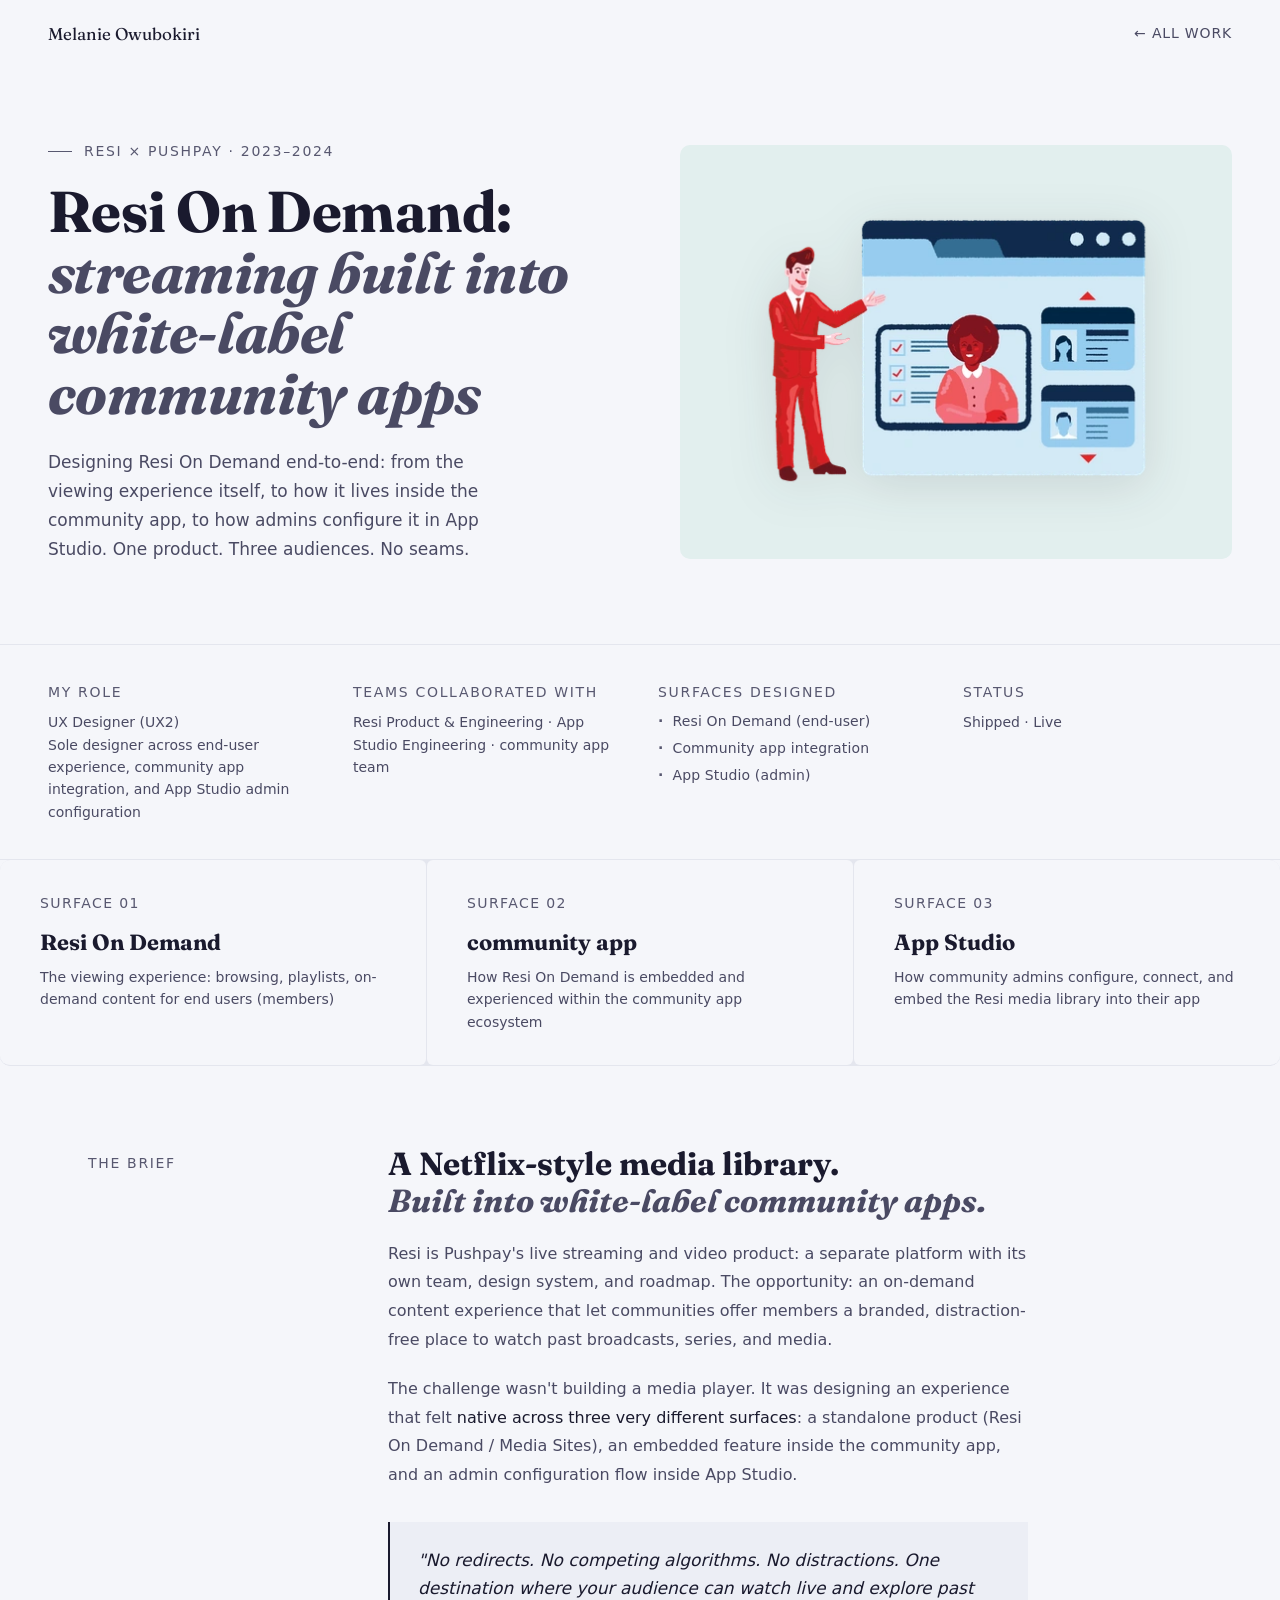
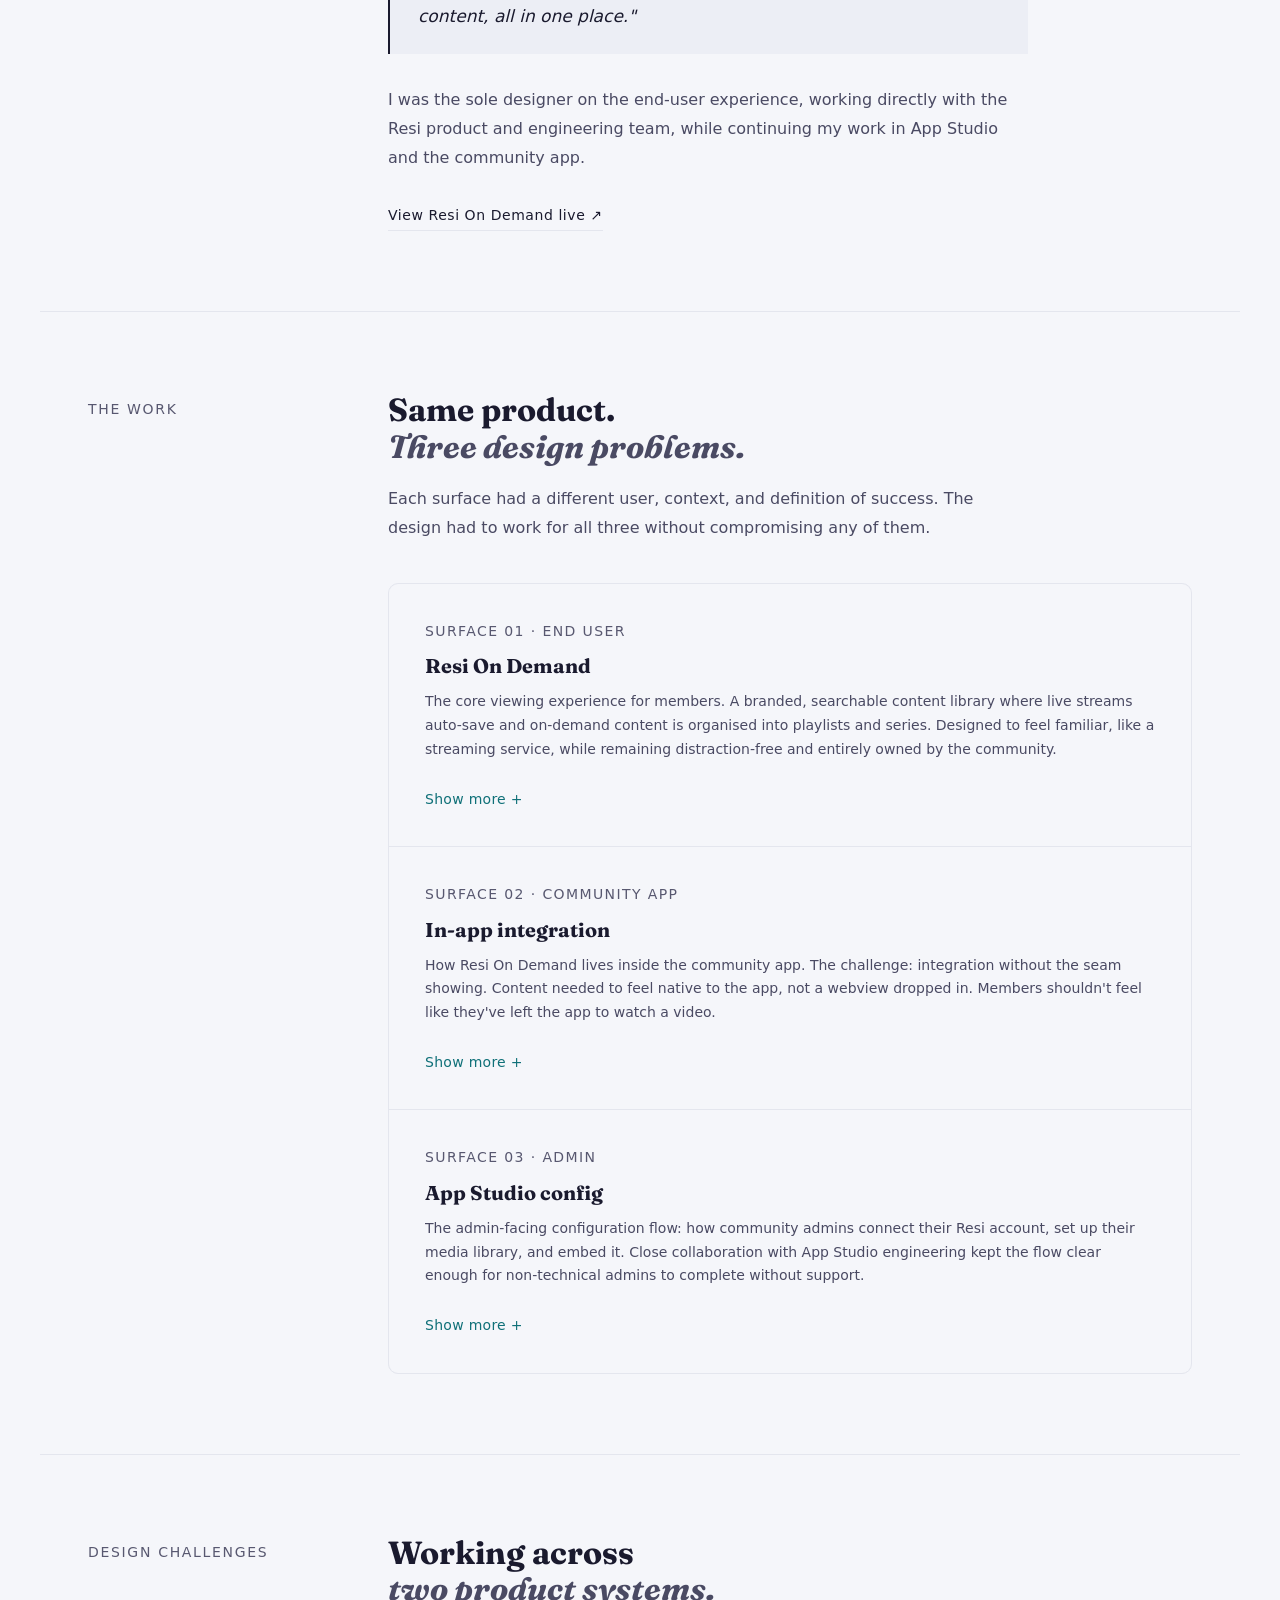
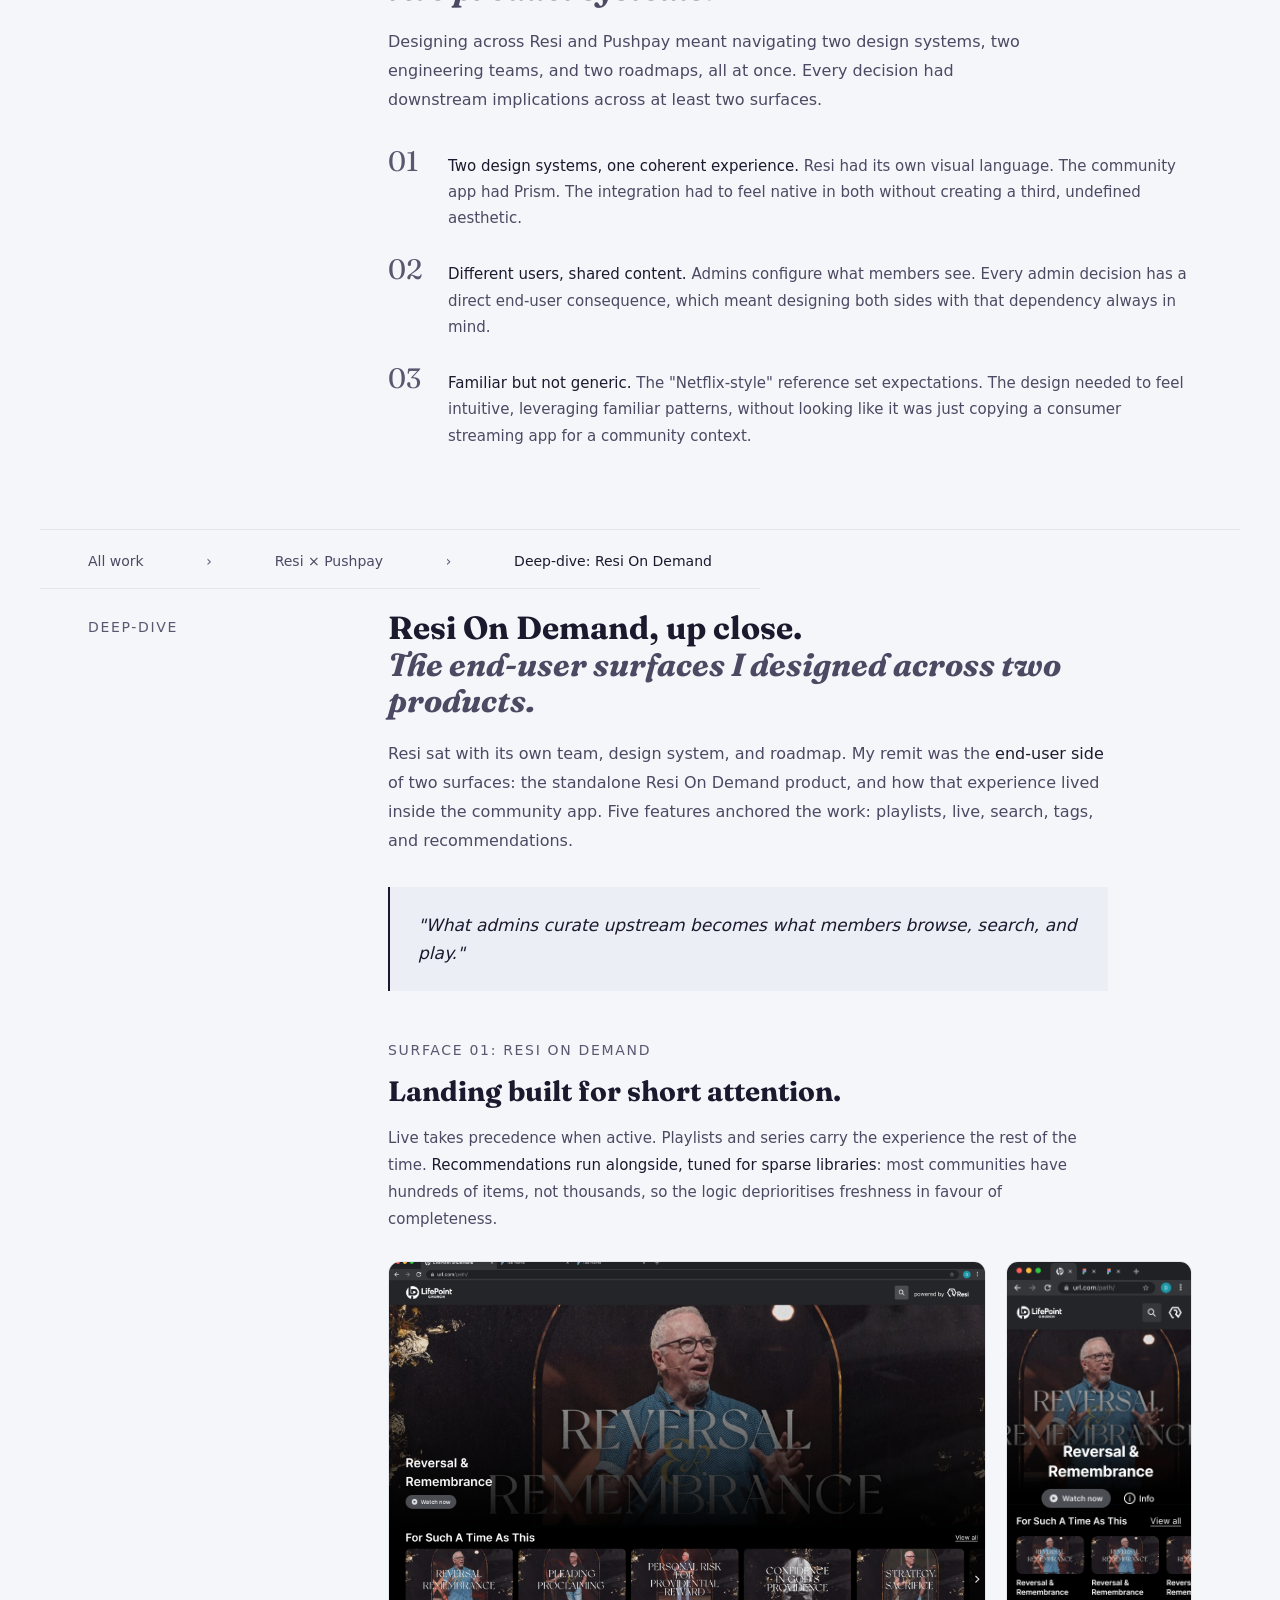
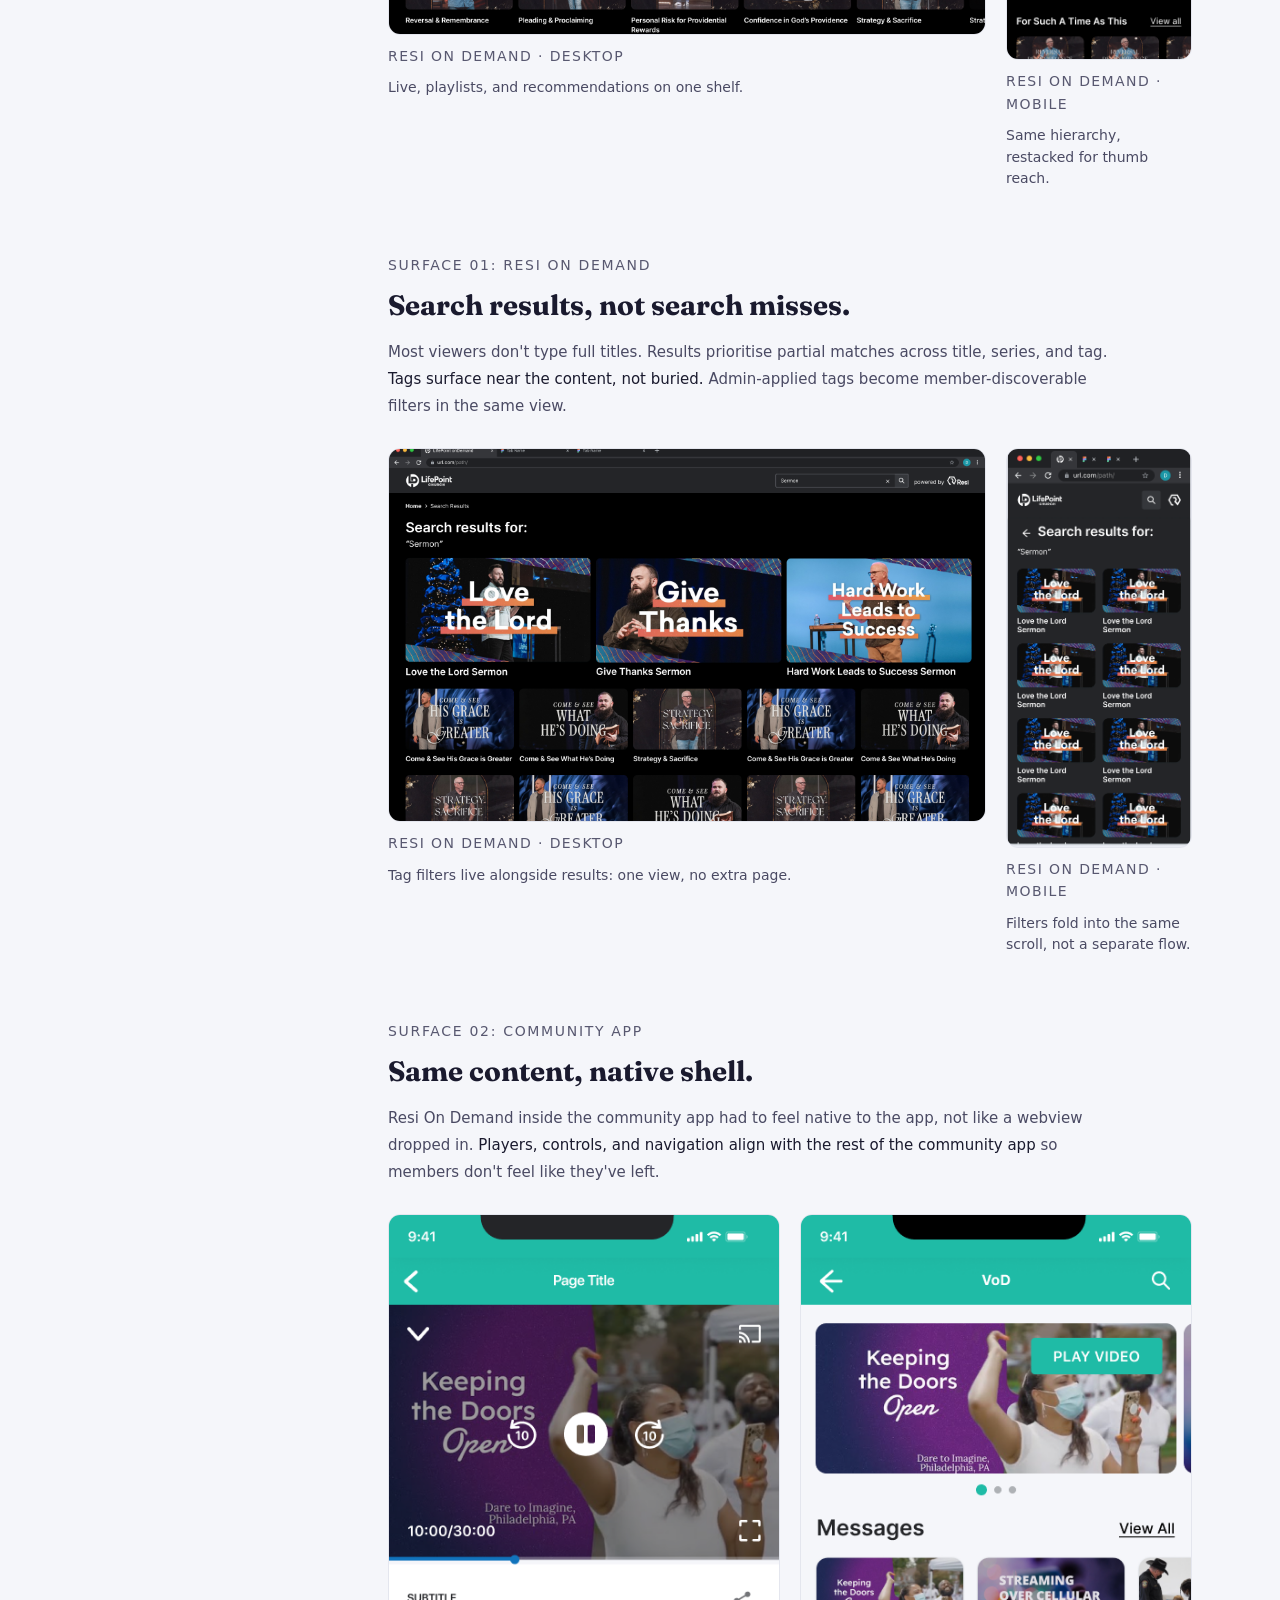
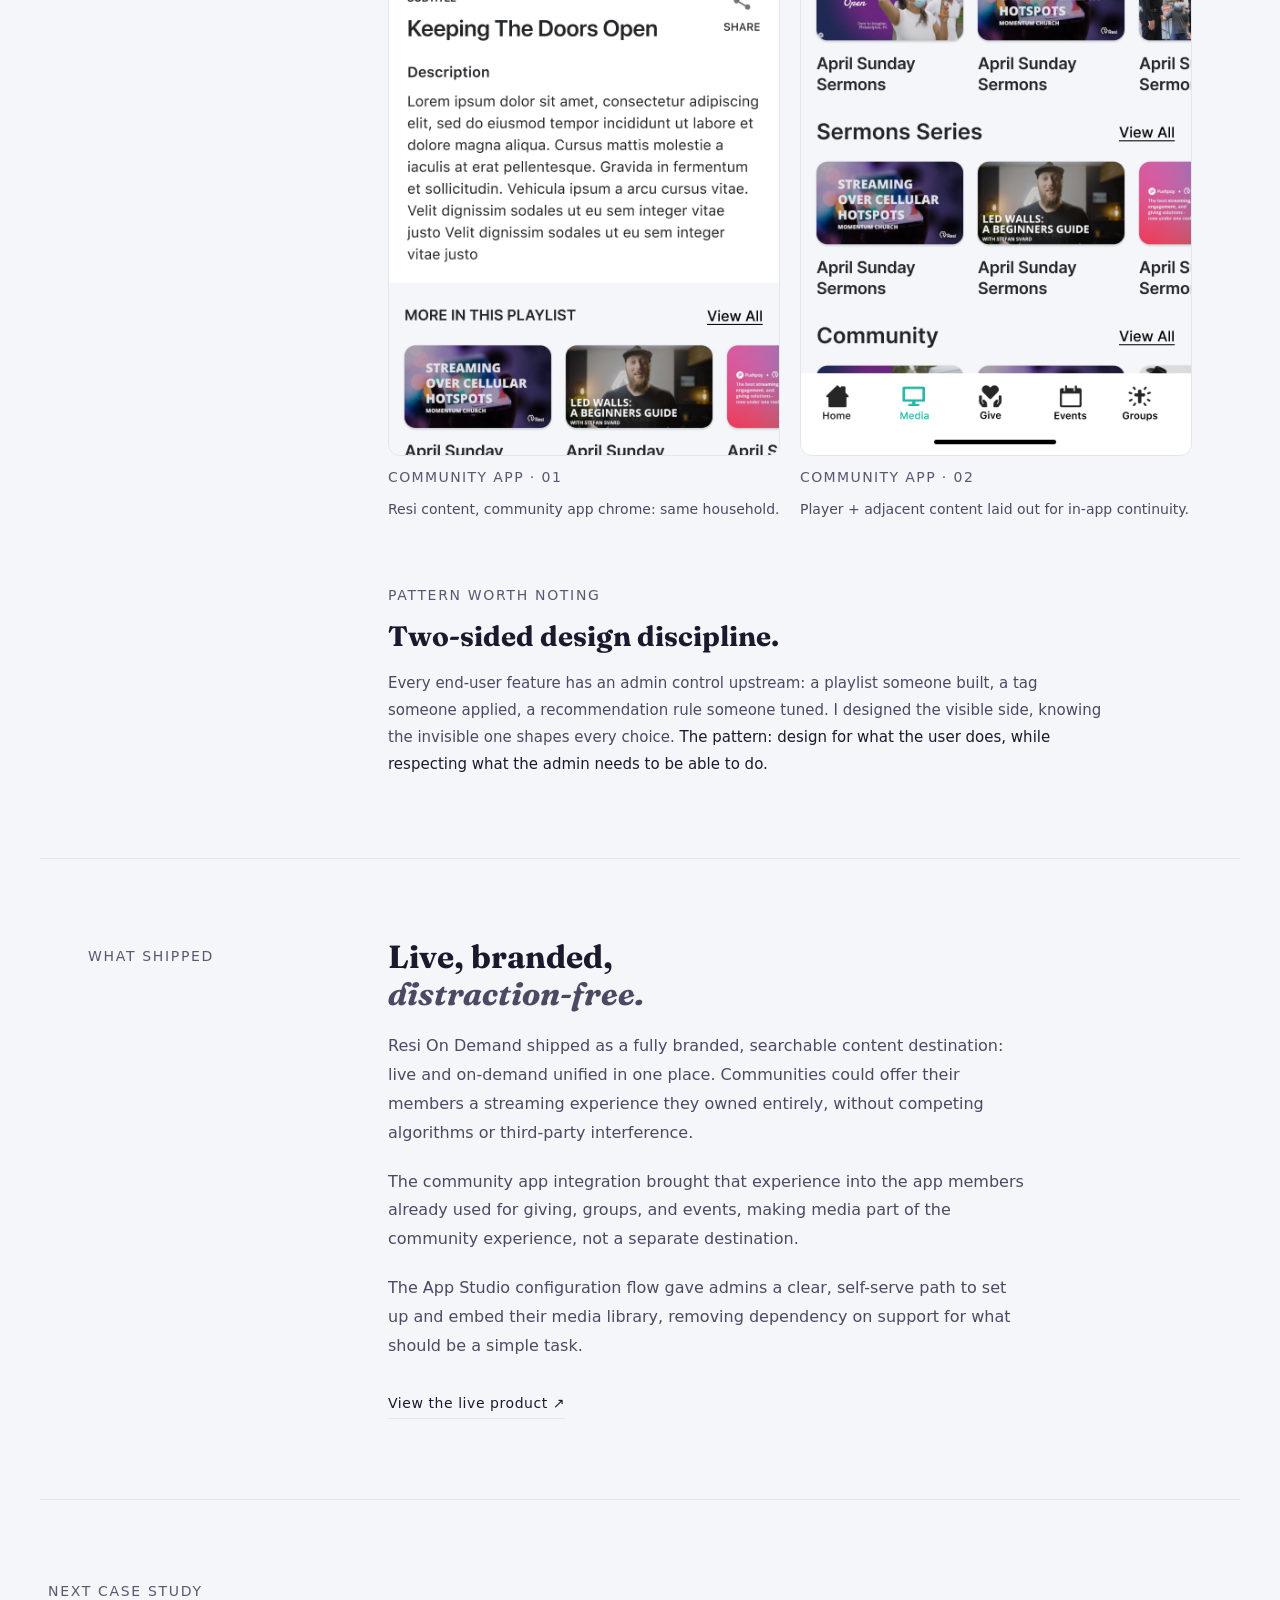
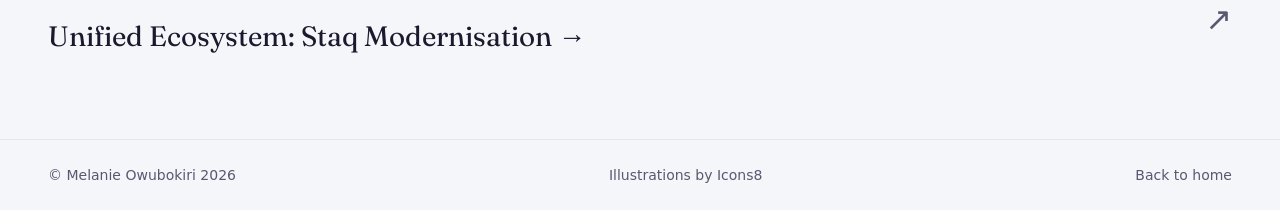
<file: case-resi.html>
<!DOCTYPE html>
<html lang="en">
<head>
  <meta charset="UTF-8">
  <meta name="viewport" content="width=device-width, initial-scale=1.0">
  <title>Resi On Demand · Melanie Owubokiri</title>
  <link rel="preconnect" href="https://fonts.googleapis.com">
  <link rel="preconnect" href="https://fonts.gstatic.com" crossorigin>
  <link href="https://fonts.googleapis.com/css2?family=Fraunces:ital,wght@0,400;0,500;0,600;1,400;1,500&display=swap" rel="stylesheet">
  <link rel="preconnect" href="https://api.fontshare.com" crossorigin>
  <link href="https://api.fontshare.com/v2/css?f[]=general-sans@300,400,500,600&display=swap" rel="stylesheet">
  <link rel="stylesheet" href="assets/design-system.css">
  <link rel="stylesheet" href="assets/ds-case.css">
  <style>
    .nav-back { font-size: 14px;
      font-weight: 400;
      letter-spacing: 0.06em;
      text-transform: uppercase;
      color: var(--ink-muted);
      text-decoration: none;
      display: flex;
      align-items: center;
      gap: 6px;
      transition: color 0.2s; }

    .case-eyebrow span { display: inline-block; width: 24px; height: 1px; background: var(--ink-faint); }

    .case-title em { font-style: italic; color: var(--ink-muted); }

    .case-meta { display: flex; flex-direction: column; gap: 32px; }

    .meta-tags { display: flex; flex-wrap: wrap; gap: 6px; margin-top: 4px; }

    .surfaces-bar { display: grid;
      grid-template-columns: 1fr 1fr 1fr;
      gap: 1px;
      background: var(--line);
      border-bottom: 1px solid var(--line); }

    .surface-item { background: var(--surface);
      padding: 32px 40px; }

    .surface-num { font-size: 14px;
      letter-spacing: 0.1em;
      text-transform: uppercase;
      color: var(--ink-faint);
      margin-bottom: 10px; }

    .surface-name { font-family: var(--serif);
      font-size: 22px;
      color: var(--ink);
      margin-bottom: 6px; }

    .surface-desc { font-size: 14px;
      font-weight: 300;
      color: var(--ink-muted);
      line-height: 1.6; }

    .case-body { max-width: 1200px; margin: 0 auto; }

    .section-body strong { color: var(--ink); font-weight: 500; }

    .breakdown-grid { display: grid;
      grid-template-columns: 1fr 1fr 1fr;
      gap: 1px;
      background: var(--line);
      border: 1px solid var(--line);
      margin-top: 40px; }

    .breakdown-item { background: var(--surface);
      padding: 36px;
      display: flex;
      flex-direction: column;
      gap: 12px; }

    .breakdown-tag { font-size: 14px;
      letter-spacing: 0.1em;
      text-transform: uppercase;
      color: var(--ink-faint); }

    .breakdown-title { font-family: var(--serif);
      font-size: 20px;
      line-height: 1.2;
      color: var(--ink); }

    .breakdown-body { font-size: 14px;
      font-weight: 300;
      color: var(--ink-muted);
      line-height: 1.7;
      flex: 1; }

    .breakdown-details { list-style: none;
      display: flex;
      flex-direction: column;
      gap: 6px;
      margin-top: 8px;
      padding-top: 16px;
      border-top: 1px solid var(--line); }

    .breakdown-details li { font-size: 14px;
      font-weight: 300;
      color: var(--ink-muted);
      padding-left: 12px;
      position: relative; }

    .breakdown-details li::before { content: '—';
      position: absolute;
      left: 0;
      color: var(--ink-faint); }

    .placeholder { margin-top: 32px;
      padding: 32px;
      border: 1px dashed var(--line);
      background: var(--surface-alt);
      display: flex;
      align-items: center;
      gap: 16px; }

    .placeholder-icon { font-size: 24px;
      color: var(--ink-faint);
      flex-shrink: 0; }

    .placeholder-text { font-size: 14px;
      font-weight: 300;
      color: var(--ink-faint);
      font-style: italic;
      line-height: 1.6; }

    .insight-list { display: flex;
      flex-direction: column;
      gap: 24px;
      margin-top: 32px; }

    .insight-item { display: grid;
      grid-template-columns: 40px 1fr;
      gap: 20px;
      align-items: start; }

    .insight-num { font-family: var(--serif);
      font-size: 28px;
      line-height: 1;
      color: var(--ink-faint); }

    .insight-text { font-size: 15px;
      font-weight: 300;
      color: var(--ink-muted);
      line-height: 1.75;
      padding-top: 6px; }

    .insight-text strong { color: var(--ink); font-weight: 500; }

    .external-link { display: inline-flex;
      align-items: center;
      gap: 8px;
      margin-top: 32px;
      font-size: 14px;
      font-weight: 500;
      color: var(--ink);
      text-decoration: none;
      letter-spacing: 0.04em;
      border-bottom: 1px solid var(--line);
      padding-bottom: 3px;
      transition: border-color 0.2s; }

    .external-link:hover { border-color: var(--ink); }

    #resi-deep-dive .section-content { max-width: none; }

    #resi-deep-dive .section-heading, #resi-deep-dive .section-body, #resi-deep-dive .deepdive-block-label, #resi-deep-dive .deepdive-block-title, #resi-deep-dive .deepdive-block-body, #resi-deep-dive .deepdive-breadcrumbs { max-width: 720px; }

    .deepdive-breadcrumbs { display: flex;
      flex-wrap: wrap;
      align-items: center;
      gap: 8px;
      font-size: 14px;
      font-weight: 300;
      color: var(--ink-faint);
      margin-bottom: 24px;
      padding-bottom: 16px;
      border-bottom: 1px solid var(--line); }

    .deepdive-breadcrumbs a { color: var(--ink-muted); text-decoration: none; transition: color 0.2s; }

    .deepdive-breadcrumbs a:hover { color: var(--ink); }

    .deepdive-breadcrumbs span[aria-hidden] { color: var(--ink-faint); }

    .deepdive-breadcrumbs .current { color: var(--ink); }

    .deepdive-block { margin-top: 48px; }

    .deepdive-block + .deepdive-block { margin-top: 64px; }

    .deepdive-block-label { font-size: 14px;
      letter-spacing: 0.12em;
      text-transform: uppercase;
      color: var(--ink-faint);
      margin-bottom: 12px; }

    .deepdive-block-title { font-family: var(--serif);
      font-size: 28px;
      line-height: 1.25;
      color: var(--ink);
      margin-bottom: 16px; }

    .deepdive-block-body { font-size: 15px;
      font-weight: 300;
      color: var(--ink-muted);
      line-height: 1.8; }

    .deepdive-block-body strong { color: var(--ink); font-weight: 500; }

    .deepdive-block-body p + p { margin-top: 14px; }

    .deepdive-screens { display: grid;
      grid-template-columns: repeat(4, 1fr);
      gap: 20px;
      margin-top: 28px; }

    .deepdive-screens.dual-mobile { grid-template-columns: repeat(2, 1fr); }

    .deepdive-screen { display: flex; flex-direction: column; gap: 10px; }

    .deepdive-screen.span-desktop { grid-column: span 3; }

    .deepdive-screen.span-mobile { grid-column: span 1; }

    .deepdive-screen-frame { position: relative;
      width: 100%;
      background: var(--surface-alt);
      border: 1px solid var(--line);
      border-radius: 12px;
      overflow: hidden; }

    .deepdive-screen-frame.desktop { aspect-ratio: 1440 / 900; }

    .deepdive-screen-frame.mobile { aspect-ratio: 393 / 844; }

    .deepdive-screen-frame .img-placeholder { position: absolute;
      inset: 0;
      display: flex;
      align-items: center;
      justify-content: center;
      color: var(--ink-faint);
      font-size: 14px;
      letter-spacing: 0.08em;
      text-transform: uppercase;
      text-align: center;
      padding: 16px; }

    .deepdive-screen-frame img { position: absolute;
      inset: 0;
      width: 100%;
      height: 100%;
      object-fit: cover;
      display: block; }

    .deepdive-screen-tag { font-size: 14px;
      letter-spacing: 0.1em;
      text-transform: uppercase;
      color: var(--ink-faint); }

    .deepdive-screen-caption { font-size: 14px;
      font-weight: 300;
      color: var(--ink-muted);
      line-height: 1.55; }

    @media (max-width: 1199px) {
      .deepdive-screens { grid-template-columns: repeat(2, 1fr); }
      .deepdive-screen.span-desktop,
      .deepdive-screen.span-mobile { grid-column: span 1; }
    }

    @media (max-width: 768px) {
      nav { padding: 16px 24px; }
      .case-hero { grid-template-columns: 1fr; gap: 40px; padding: 120px 24px 60px; }
      .surfaces-bar { grid-template-columns: 1fr; }
      .case-section { grid-template-columns: 1fr; gap: 24px; padding: 60px 24px; }
      .section-label { position: static; }
      .breakdown-grid { grid-template-columns: 1fr; }
      .next-case { padding: 60px 24px; flex-direction: column; align-items: flex-start; }

      /* Mobile carousel for deep-dive screens */
      .deepdive-screens,
      .deepdive-screens.dual-mobile {
        display: flex;
        grid-template-columns: none;
        overflow-x: auto;
        scroll-snap-type: x mandatory;
        gap: 16px;
        margin-left: -24px;
        margin-right: -24px;
        padding: 4px 24px 16px 24px;
        -webkit-overflow-scrolling: touch;
        scrollbar-width: thin;
      }
      .deepdive-screen,
      .deepdive-screen.span-desktop,
      .deepdive-screen.span-mobile {
        flex: 0 0 75%;
        max-width: 320px;
        scroll-snap-align: start;
        grid-column: auto;
      }
      .deepdive-screen.span-desktop {
        flex: 0 0 90%;
        max-width: 520px;
      }
    }
    .tag { border-radius: 4px; }
    .btn-primary { border-radius: 6px; }
    .hero-stats, .stats-bar { border-radius: 10px; overflow: hidden; }
    .stat-item, .img-placeholder, .progress-track, .progress-fill, .deepdive-screen, .surface-item, .insight-item, .meta-block, .placeholder { border-radius: 6px; }
    a:focus-visible, button:focus-visible { outline: 2px solid var(--accent); outline-offset: 3px; }
    @media (max-width: 768px) { .case-section { grid-template-columns: 1fr; gap: 32px; } }
      .case-hero { align-items: center; }
    .case-hero-art { background: var(--accent-soft); border-radius: var(--radius); aspect-ratio: 4 / 3; display: flex; align-items: center; justify-content: center; overflow: hidden; }
    .case-hero-art .hero-ill { width: 82%; height: 82%; object-fit: contain; filter: drop-shadow(0 10px 24px rgba(21,34,41,0.12)); }
    .case-meta { display: grid; grid-template-columns: repeat(auto-fit, minmax(190px, 1fr)); gap: 36px; align-items: start; padding: 36px max(48px, calc((100% - 1440px) / 2 + 48px)); border-bottom: 1px solid var(--line); }
    @media (max-width: 768px) { .case-hero-art { aspect-ratio: 16 / 10; } .case-meta { grid-template-columns: 1fr; gap: 26px; padding: 28px 24px; } }
      .meta-tags { flex-direction: column; gap: 6px; margin-top: 8px; }
    .meta-tags .tag { border: none; padding: 0; text-transform: none; letter-spacing: 0.01em; font-weight: 300; color: var(--ink-muted); display: flex; align-items: baseline; gap: 9px; line-height: 1.5; }
    .meta-tags .tag::before { content: "\00B7"; color: var(--ink-faint); font-weight: 600; }
    /* Stacked, expandable breakdown component */
    .breakdown-grid { grid-template-columns: 1fr; }
    .breakdown-item { cursor: pointer; transition: background 0.2s; }
    .breakdown-item:hover { background: var(--surface-alt); }
    .breakdown-item .breakdown-body { display: -webkit-box; -webkit-line-clamp: 3; -webkit-box-orient: vertical; overflow: hidden; flex: none; }
    .breakdown-item.is-open .breakdown-body { display: block; overflow: visible; }
    .breakdown-item .breakdown-details { display: none; }
    .breakdown-item.is-open .breakdown-details { display: flex; }
    .breakdown-item::after { content: "Show more +"; margin-top: 14px; color: var(--accent); font-size: 14px; font-weight: 500; letter-spacing: 0.02em; }
    .breakdown-item.is-open::after { content: "Show less \2212"; }
  
  </style>
</head>
<body>

  <nav id="nav">
    <a href="index.html" class="nav-name">Melanie Owubokiri</a>
    <a href="index.html#work" class="nav-back">← All work</a>
  </nav>

  <header class="case-hero">
    <div>
      <p class="case-eyebrow"><span></span> Resi × Pushpay · 2023–2024</p>
      <h1 class="case-title">
        Resi On Demand:<br>
        <em>streaming built into white-label community apps</em>
      </h1>
      <p class="case-subtitle">
        Designing Resi On Demand end-to-end: from the viewing experience itself, to how it lives inside the community app, to how admins configure it in App Studio. One product. Three audiences. No seams.
      </p>
    </div>
    <div class="case-hero-art"><img class="hero-ill" src="assets/illustrations/resi.webp" alt="" loading="lazy"></div>
  </header>

  <div class="case-meta">
      <div>
        <p class="meta-label">My role</p>
        <p class="meta-value">UX Designer (UX2)<br>Sole designer across end-user experience, community app integration, and App Studio admin configuration</p>
      </div>
      <div>
        <p class="meta-label">Teams collaborated with</p>
        <p class="meta-value">Resi Product & Engineering · App Studio Engineering · community app team</p>
      </div>
      <div>
        <p class="meta-label">Surfaces designed</p>
        <div class="meta-tags">
          <span class="tag">Resi On Demand (end-user)</span>
          <span class="tag">Community app integration</span>
          <span class="tag">App Studio (admin)</span>
        </div>
      </div>
      <div>
        <p class="meta-label">Status</p>
        <p class="meta-value">Shipped · Live</p>
      </div>
    </div>

  <!-- THREE SURFACES -->
  <div class="surfaces-bar">
    <div class="surface-item fade-up">
      <p class="surface-num">Surface 01</p>
      <h3 class="surface-name">Resi On Demand</h3>
      <p class="surface-desc">The viewing experience: browsing, playlists, on-demand content for end users (members)</p>
    </div>
    <div class="surface-item fade-up">
      <p class="surface-num">Surface 02</p>
      <h3 class="surface-name">community app</h3>
      <p class="surface-desc">How Resi On Demand is embedded and experienced within the community app ecosystem</p>
    </div>
    <div class="surface-item fade-up">
      <p class="surface-num">Surface 03</p>
      <h3 class="surface-name">App Studio</h3>
      <p class="surface-desc">How community admins configure, connect, and embed the Resi media library into their app</p>
    </div>
  </div>

  <div class="case-body">

    <!-- CONTEXT -->
    <div class="case-section fade-up">
      <p class="section-label">The brief</p>
      <div class="section-content">
        <h2 class="section-heading">A Netflix-style media library.<br><em>Built into white-label community apps.</em></h2>
        <div class="section-body">
          <p>
            Resi is Pushpay's live streaming and video product: a separate platform with its own team, design system, and roadmap. The opportunity: an on-demand content experience that let communities offer members a branded, distraction-free place to watch past broadcasts, series, and media.
          </p>
          <p>
            The challenge wasn't building a media player. It was designing an experience that felt <strong>native across three very different surfaces</strong>: a standalone product (Resi On Demand / Media Sites), an embedded feature inside the community app, and an admin configuration flow inside App Studio.
          </p>
          <div class="callout">
            <p>"No redirects. No competing algorithms. No distractions. One destination where your audience can watch live and explore past content, all in one place."</p>
          </div>
          <p>
            I was the sole designer on the end-user experience, working directly with the Resi product and engineering team, while continuing my work in App Studio and the community app.
          </p>
        </div>
        <a href="https://resi.io/resi-on-demand/" target="_blank" class="external-link">View Resi On Demand live ↗</a>
      </div>
    </div>

    <!-- THREE SURFACES BREAKDOWN -->
    <div class="case-section fade-up">
      <p class="section-label">The work</p>
      <div class="section-content">
        <h2 class="section-heading">Same product.<br><em>Three design problems.</em></h2>
        <div class="section-body">
          <p>
            Each surface had a different user, context, and definition of success. The design had to work for all three without compromising any of them.
          </p>
        </div>

        <div class="breakdown-grid">

          <div class="breakdown-item">
            <p class="breakdown-tag">Surface 01 · End user</p>
            <h3 class="breakdown-title">Resi On Demand</h3>
            <p class="breakdown-body">
              The core viewing experience for members. A branded, searchable content library where live streams auto-save and on-demand content is organised into playlists and series. Designed to feel familiar, like a streaming service, while remaining distraction-free and entirely owned by the community.
            </p>
            <ul class="breakdown-details">
              <li>Browse, discover, and watch on-demand content</li>
              <li>Playlist and series organisation</li>
              <li>Live + on-demand unified in one destination</li>
              <li>Branded experience: no third-party interference</li>
            </ul>
          </div>

          <div class="breakdown-item">
            <p class="breakdown-tag">Surface 02 · community app</p>
            <h3 class="breakdown-title">In-app integration</h3>
            <p class="breakdown-body">
              How Resi On Demand lives inside the community app. The challenge: integration without the seam showing. Content needed to feel native to the app, not a webview dropped in. Members shouldn't feel like they've left the app to watch a video.
            </p>
            <ul class="breakdown-details">
              <li>Seamless embed within community app navigation</li>
              <li>Consistent visual language across both products</li>
              <li>Minimal friction from app to content</li>
            </ul>
          </div>

          <div class="breakdown-item">
            <p class="breakdown-tag">Surface 03 · Admin</p>
            <h3 class="breakdown-title">App Studio config</h3>
            <p class="breakdown-body">
              The admin-facing configuration flow: how community admins connect their Resi account, set up their media library, and embed it. Close collaboration with App Studio engineering kept the flow clear enough for non-technical admins to complete without support.
            </p>
            <ul class="breakdown-details">
              <li>Resi account connection and authentication</li>
              <li>Media library configuration</li>
              <li>Embed and publish flow</li>
            </ul>
          </div>

        </div>
      </div>
    </div>

    <!-- DESIGN CHALLENGES -->
    <div class="case-section fade-up">
      <p class="section-label">Design challenges</p>
      <div class="section-content">
        <h2 class="section-heading">Working across<br><em>two product systems.</em></h2>
        <div class="section-body">
          <p>
            Designing across Resi and Pushpay meant navigating two design systems, two engineering teams, and two roadmaps, all at once. Every decision had downstream implications across at least two surfaces.
          </p>
        </div>

        <div class="insight-list">
          <div class="insight-item">
            <div class="insight-num">01</div>
            <div class="insight-text"><strong>Two design systems, one coherent experience.</strong> Resi had its own visual language. The community app had Prism. The integration had to feel native in both without creating a third, undefined aesthetic.</div>
          </div>
          <div class="insight-item">
            <div class="insight-num">02</div>
            <div class="insight-text"><strong>Different users, shared content.</strong> Admins configure what members see. Every admin decision has a direct end-user consequence, which meant designing both sides with that dependency always in mind.</div>
          </div>
          <div class="insight-item">
            <div class="insight-num">03</div>
            <div class="insight-text"><strong>Familiar but not generic.</strong> The "Netflix-style" reference set expectations. The design needed to feel intuitive, leveraging familiar patterns, without looking like it was just copying a consumer streaming app for a community context.</div>
          </div>
        </div>
      </div>
    </div>

    <!-- RESI DEEP-DIVE -->
    <div class="case-section fade-up" id="resi-deep-dive">
      <p class="section-label">Deep-dive</p>
      <div class="section-content">
        <nav class="deepdive-breadcrumbs" aria-label="Breadcrumb">
          <a href="index.html">All work</a>
          <span aria-hidden="true">›</span>
          <a href="#nav">Resi × Pushpay</a>
          <span aria-hidden="true">›</span>
          <span class="current">Deep-dive: Resi On Demand</span>
        </nav>
        <h2 class="section-heading">Resi On Demand, up close.<br><em>The end-user surfaces I designed across two products.</em></h2>
        <div class="section-body">
          <p>
            Resi sat with its own team, design system, and roadmap. My remit was the <strong>end-user side</strong> of two surfaces: the standalone Resi On Demand product, and how that experience lived inside the community app. Five features anchored the work: playlists, live, search, tags, and recommendations.
          </p>
          <div class="callout">
            <p>"What admins curate upstream becomes what members browse, search, and play."</p>
          </div>
        </div>

        <!-- BLOCK 1 — LANDING -->
        <div class="deepdive-block">
          <p class="deepdive-block-label">Surface 01: Resi On Demand</p>
          <h3 class="deepdive-block-title">Landing built for short attention.</h3>
          <div class="deepdive-block-body">
            <p>
              Live takes precedence when active. Playlists and series carry the experience the rest of the time. <strong>Recommendations run alongside, tuned for sparse libraries</strong>: most communities have hundreds of items, not thousands, so the logic deprioritises freshness in favour of completeness.
            </p>
          </div>
          <div class="deepdive-screens">
            <div class="deepdive-screen span-desktop">
              <div class="deepdive-screen-frame desktop">
                <div class="img-placeholder">home page default.png</div>
                <img src="assets/vod/home%20page%20default.png" alt="Resi On Demand desktop landing page" onerror="this.style.display='none'">
              </div>
              <span class="deepdive-screen-tag">Resi On Demand · Desktop</span>
              <p class="deepdive-screen-caption">Live, playlists, and recommendations on one shelf.</p>
            </div>
            <div class="deepdive-screen span-mobile">
              <div class="deepdive-screen-frame mobile">
                <div class="img-placeholder">home page  default mobile.png</div>
                <img src="assets/vod/home%20page%20%20default%20mobile.png" alt="Resi On Demand mobile landing page" onerror="this.style.display='none'">
              </div>
              <span class="deepdive-screen-tag">Resi On Demand · Mobile</span>
              <p class="deepdive-screen-caption">Same hierarchy, restacked for thumb reach.</p>
            </div>
          </div>
        </div>

        <!-- BLOCK 2 — SEARCH -->
        <div class="deepdive-block">
          <p class="deepdive-block-label">Surface 01: Resi On Demand</p>
          <h3 class="deepdive-block-title">Search results, not search misses.</h3>
          <div class="deepdive-block-body">
            <p>
              Most viewers don't type full titles. Results prioritise partial matches across title, series, and tag. <strong>Tags surface near the content, not buried.</strong> Admin-applied tags become member-discoverable filters in the same view.
            </p>
          </div>
          <div class="deepdive-screens">
            <div class="deepdive-screen span-desktop">
              <div class="deepdive-screen-frame desktop">
                <div class="img-placeholder">result page.png</div>
                <img src="assets/vod/result%20page.png" alt="Resi On Demand desktop search results" onerror="this.style.display='none'">
              </div>
              <span class="deepdive-screen-tag">Resi On Demand · Desktop</span>
              <p class="deepdive-screen-caption">Tag filters live alongside results: one view, no extra page.</p>
            </div>
            <div class="deepdive-screen span-mobile">
              <div class="deepdive-screen-frame mobile">
                <div class="img-placeholder">result page mobile.png</div>
                <img src="assets/vod/result%20page%20mobile.png" alt="Resi On Demand mobile search results" onerror="this.style.display='none'">
              </div>
              <span class="deepdive-screen-tag">Resi On Demand · Mobile</span>
              <p class="deepdive-screen-caption">Filters fold into the same scroll, not a separate flow.</p>
            </div>
          </div>
        </div>

        <!-- BLOCK 3 — INSIDE COMMUNITY APP -->
        <div class="deepdive-block">
          <p class="deepdive-block-label">Surface 02: community app</p>
          <h3 class="deepdive-block-title">Same content, native shell.</h3>
          <div class="deepdive-block-body">
            <p>
              Resi On Demand inside the community app had to feel native to the app, not like a webview dropped in. <strong>Players, controls, and navigation align with the rest of the community app</strong> so members don't feel like they've left.
            </p>
          </div>
          <div class="deepdive-screens dual-mobile">
            <div class="deepdive-screen">
              <div class="deepdive-screen-frame mobile">
                <div class="img-placeholder">Watching state · 01</div>
                <img src="assets/vod/ChurchAppVoD%20Watching%20(1).png" alt="community app Resi VoD watching state" onerror="this.style.display='none'">
              </div>
              <span class="deepdive-screen-tag">community app · 01</span>
              <p class="deepdive-screen-caption">Resi content, community app chrome: same household.</p>
            </div>
            <div class="deepdive-screen">
              <div class="deepdive-screen-frame mobile">
                <div class="img-placeholder">Watching state · 02</div>
                <img src="assets/vod/ChurchAppVoD%20Watching%20(2).png" alt="community app Resi VoD watching alternate state" onerror="this.style.display='none'">
              </div>
              <span class="deepdive-screen-tag">community app · 02</span>
              <p class="deepdive-screen-caption">Player + adjacent content laid out for in-app continuity.</p>
            </div>
          </div>
        </div>

        <!-- BLOCK 4 — PATTERN -->
        <div class="deepdive-block">
          <p class="deepdive-block-label">Pattern worth noting</p>
          <h3 class="deepdive-block-title">Two-sided design discipline.</h3>
          <div class="deepdive-block-body">
            <p>
              Every end-user feature has an admin control upstream: a playlist someone built, a tag someone applied, a recommendation rule someone tuned. I designed the visible side, knowing the invisible one shapes every choice. <strong>The pattern: design for what the user does, while respecting what the admin needs to be able to do.</strong>
            </p>
          </div>
        </div>
      </div>
    </div>

    <!-- OUTCOME -->
    <div class="case-section fade-up">
      <p class="section-label">What shipped</p>
      <div class="section-content">
        <h2 class="section-heading">Live, branded,<br><em>distraction-free.</em></h2>
        <div class="section-body">
          <p>
            Resi On Demand shipped as a fully branded, searchable content destination: live and on-demand unified in one place. Communities could offer their members a streaming experience they owned entirely, without competing algorithms or third-party interference.
          </p>
          <p>
            The community app integration brought that experience into the app members already used for giving, groups, and events, making media part of the community experience, not a separate destination.
          </p>
          <p>
            The App Studio configuration flow gave admins a clear, self-serve path to set up and embed their media library, removing dependency on support for what should be a simple task.
          </p>
        </div>
        <a href="https://resi.io/resi-on-demand/" target="_blank" class="external-link">View the live product ↗</a>
      </div>
    </div>

  </div>

  <!-- NEXT -->
  <div class="next-case">
    <div>
      <p class="next-label">Next case study</p>
      <a href="case-staq.html" class="next-title">Unified Ecosystem: Staq Modernisation →</a>
    </div>
    <a href="case-staq.html" class="next-arrow">↗</a>
  </div>

  <footer style="padding: 24px max(48px, calc((100% - 1440px) / 2 + 48px)); border-top: 1px solid var(--line); display: flex; justify-content: space-between;">
    <span style="font-size: 14px; font-weight: 300; color: var(--ink-faint);">© Melanie Owubokiri 2026</span>
    <a href="https://icons8.com" target="_blank" rel="noopener" style="font-size:14px;font-weight:300;color:var(--ink-faint);text-decoration:none;">Illustrations by Icons8</a>
    <a href="index.html" style="font-size: 14px; font-weight: 300; color: var(--ink-faint); text-decoration: none;">Back to home</a>
  </footer>

  <script>
    const nav = document.getElementById('nav');
    window.addEventListener('scroll', () => {
      nav.classList.toggle('scrolled', window.scrollY > 20);
    });

    const observer = new IntersectionObserver((entries) => {
      entries.forEach((entry, i) => {
        if (entry.isIntersecting) {
          setTimeout(() => entry.target.classList.add('visible'), i * 80);
        }
      });
    }, { threshold: 0.08 });

    document.querySelectorAll('.fade-up').forEach(el => observer.observe(el));
  </script>

  <!-- Image lightbox: click any loaded image to expand -->
  <div id="lightbox" class="lightbox" role="dialog" aria-modal="true" aria-label="Expanded image">
    <button class="lightbox-close" type="button" aria-label="Close">&times;</button>
    <img class="lightbox-img" alt="">
  </div>
  <style>
    .lightbox { position: fixed; inset: 0; z-index: 1000; display: none; align-items: center; justify-content: center; padding: 4vmin; background: rgba(15,15,25,0.86); -webkit-backdrop-filter: blur(6px); backdrop-filter: blur(6px); cursor: zoom-out; opacity: 0; transition: opacity 0.2s ease; }
    .lightbox.open { display: flex; opacity: 1; }
    .lightbox-img { max-width: 92vw; max-height: 90vh; width: auto; height: auto; border-radius: 10px; box-shadow: 0 24px 80px rgba(0,0,0,0.5); cursor: default; transform: scale(0.98); transition: transform 0.2s ease; }
    .lightbox.open .lightbox-img { transform: scale(1); }
    .lightbox-close { position: absolute; top: 20px; right: 24px; width: 44px; height: 44px; border-radius: 50%; border: none; background: rgba(255,255,255,0.14); color: #fff; font-size: 26px; line-height: 1; cursor: pointer; display: flex; align-items: center; justify-content: center; transition: background 0.2s ease; }
    .lightbox-close:hover { background: rgba(255,255,255,0.28); }
    img.zoomable { cursor: zoom-in; }
  </style>
  <script>
    (function () {
      var lb = document.getElementById('lightbox');
      var lbImg = lb.querySelector('.lightbox-img');
      function openLb(src, alt) { lbImg.src = src; lbImg.alt = alt || ''; lb.classList.add('open'); document.body.style.overflow = 'hidden'; }
      function closeLb() { lb.classList.remove('open'); document.body.style.overflow = ''; lbImg.removeAttribute('src'); }
      document.querySelectorAll('img').forEach(function (img) {
        if (img.closest('#lightbox')) return;
        function enable() {
          var src = img.currentSrc || img.src || '';
          if (!img.naturalWidth && !/\.svg(\?|#|$)/i.test(src)) return; // skip broken/hidden images
          img.classList.add('zoomable');
          img.addEventListener('click', function () { openLb(img.currentSrc || img.src, img.alt); });
        }
        if (img.complete) enable(); else img.addEventListener('load', enable);
      });
      lb.addEventListener('click', function (e) { if (e.target !== lbImg) closeLb(); });
      document.addEventListener('keydown', function (e) { if (e.key === 'Escape' && lb.classList.contains('open')) closeLb(); });
    })();
  </script>
  <script>
    // Click-to-expand breakdown items
    document.querySelectorAll('.breakdown-item').forEach(function (it) {
      it.setAttribute('role', 'button');
      it.setAttribute('tabindex', '0');
      it.addEventListener('click', function () { it.classList.toggle('is-open'); });
      it.addEventListener('keydown', function (e) { if (e.key === 'Enter' || e.key === ' ') { e.preventDefault(); it.classList.toggle('is-open'); } });
    });
  </script>
</body>
</html>
</file>
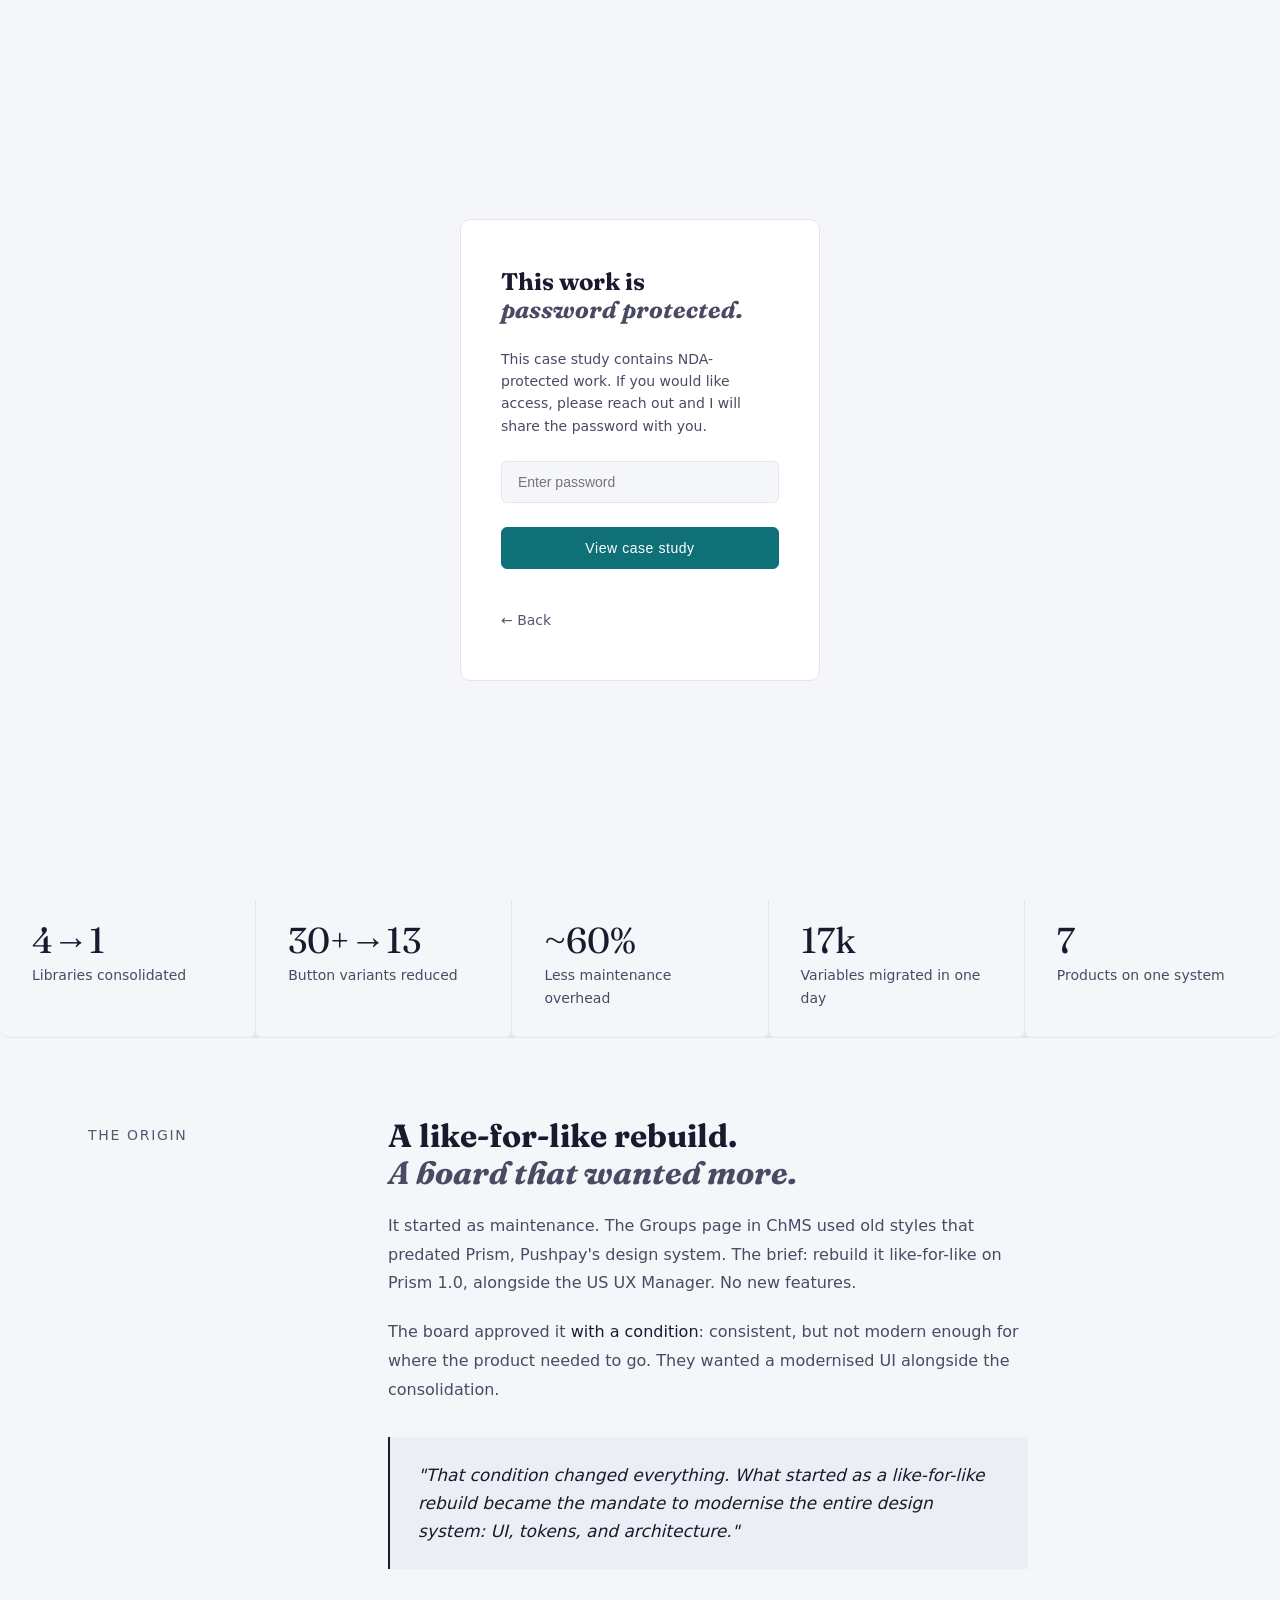
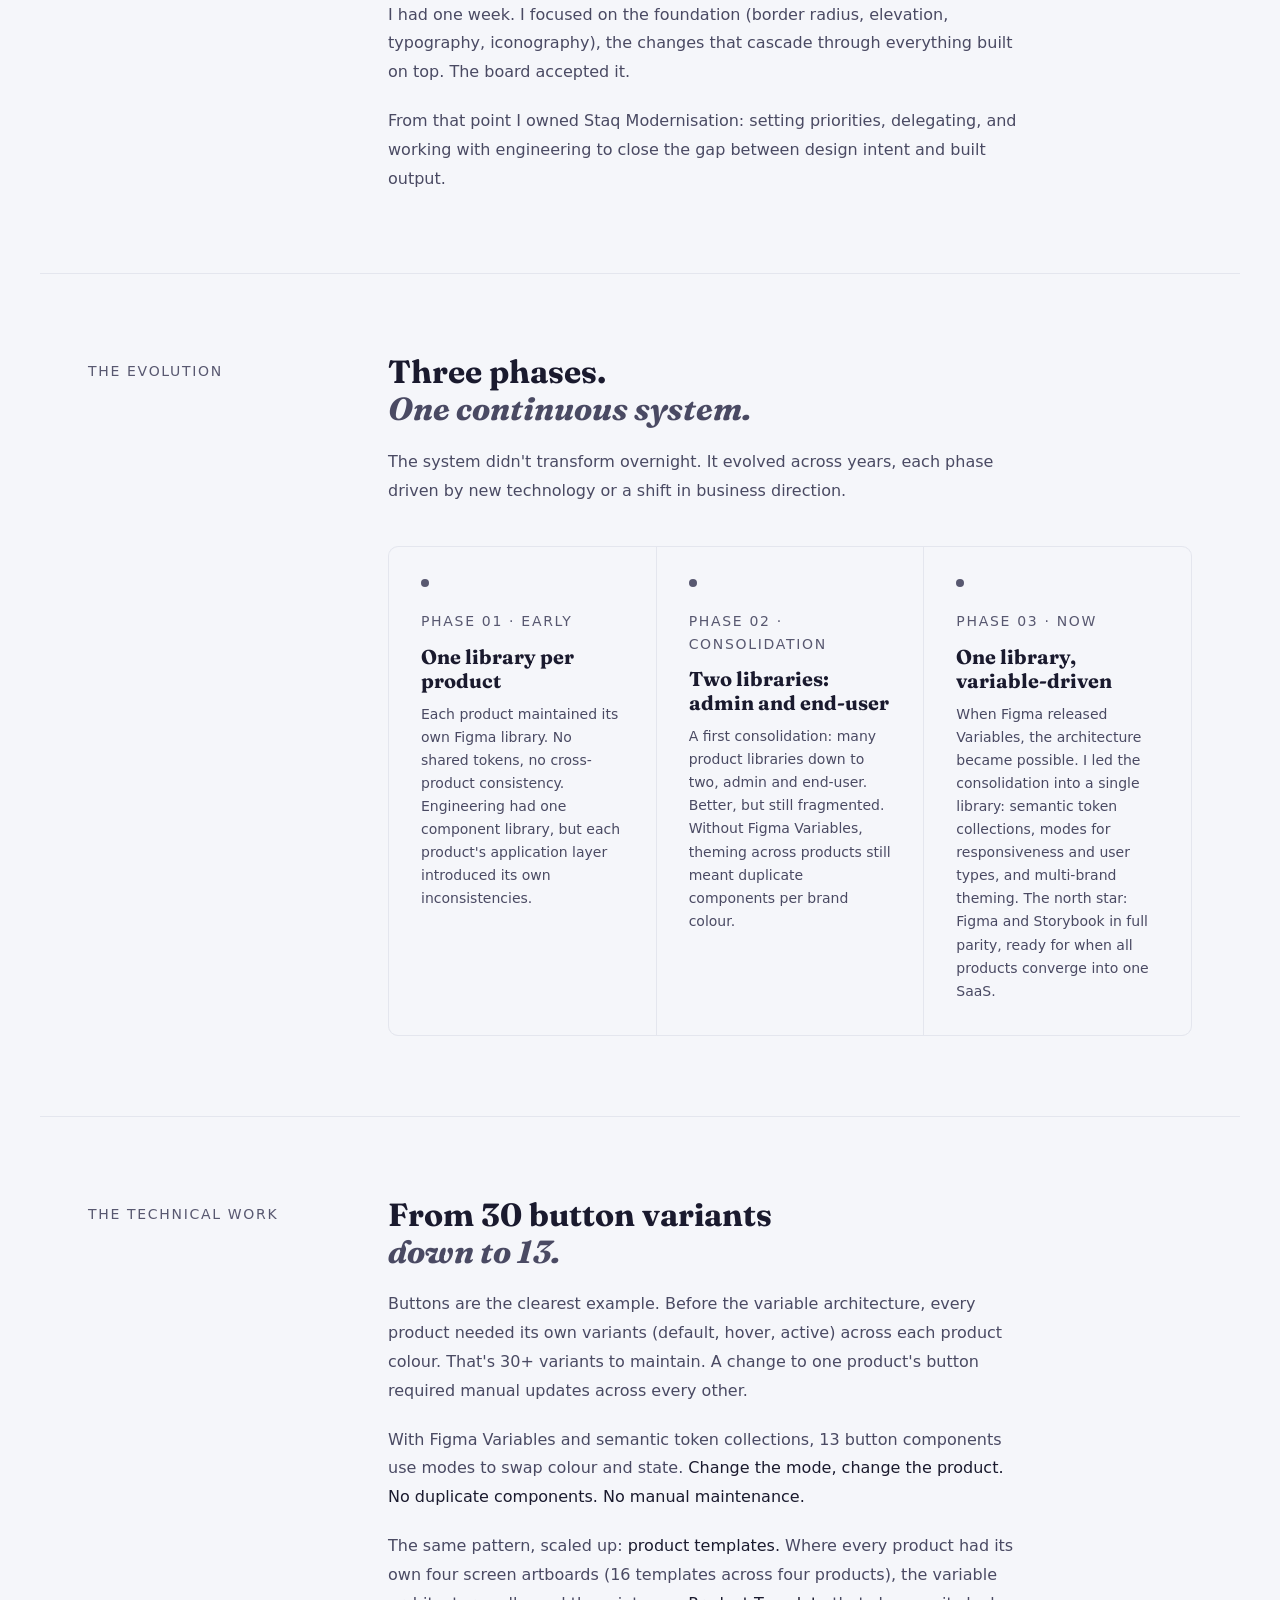
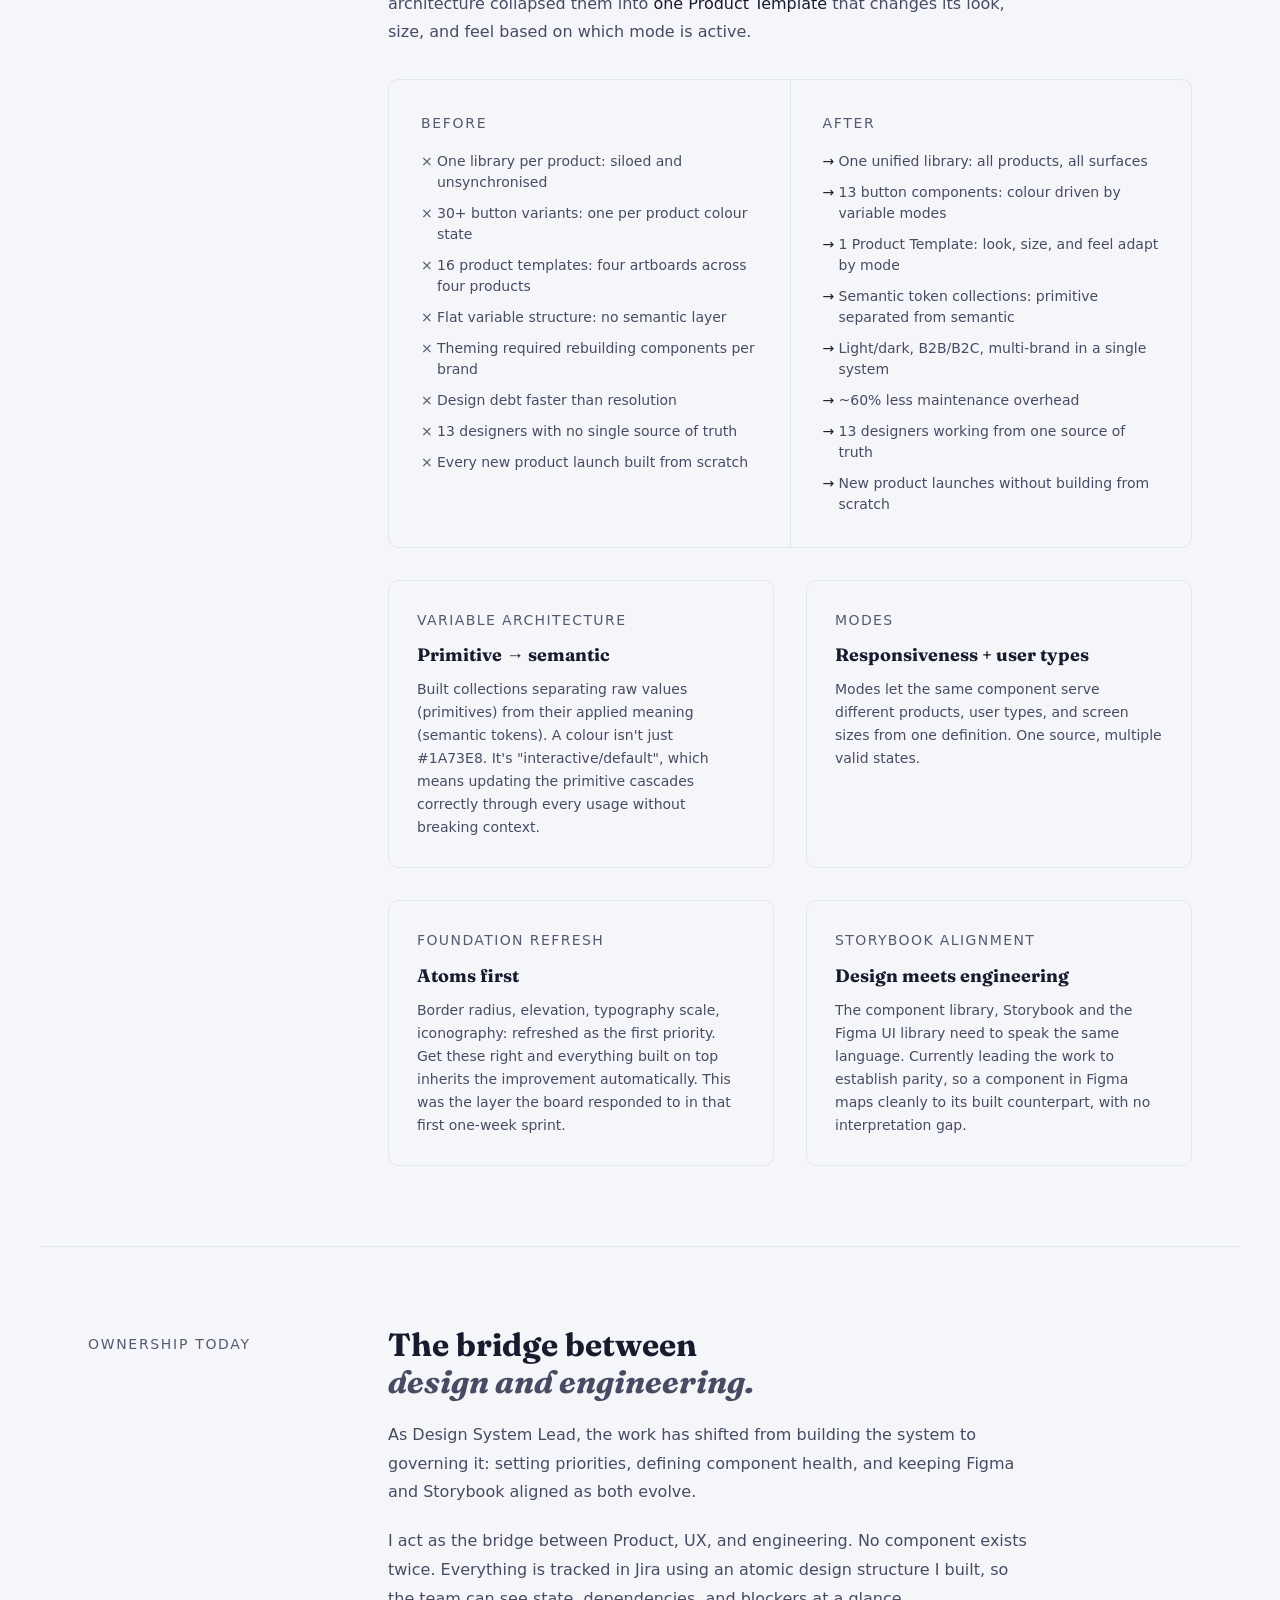
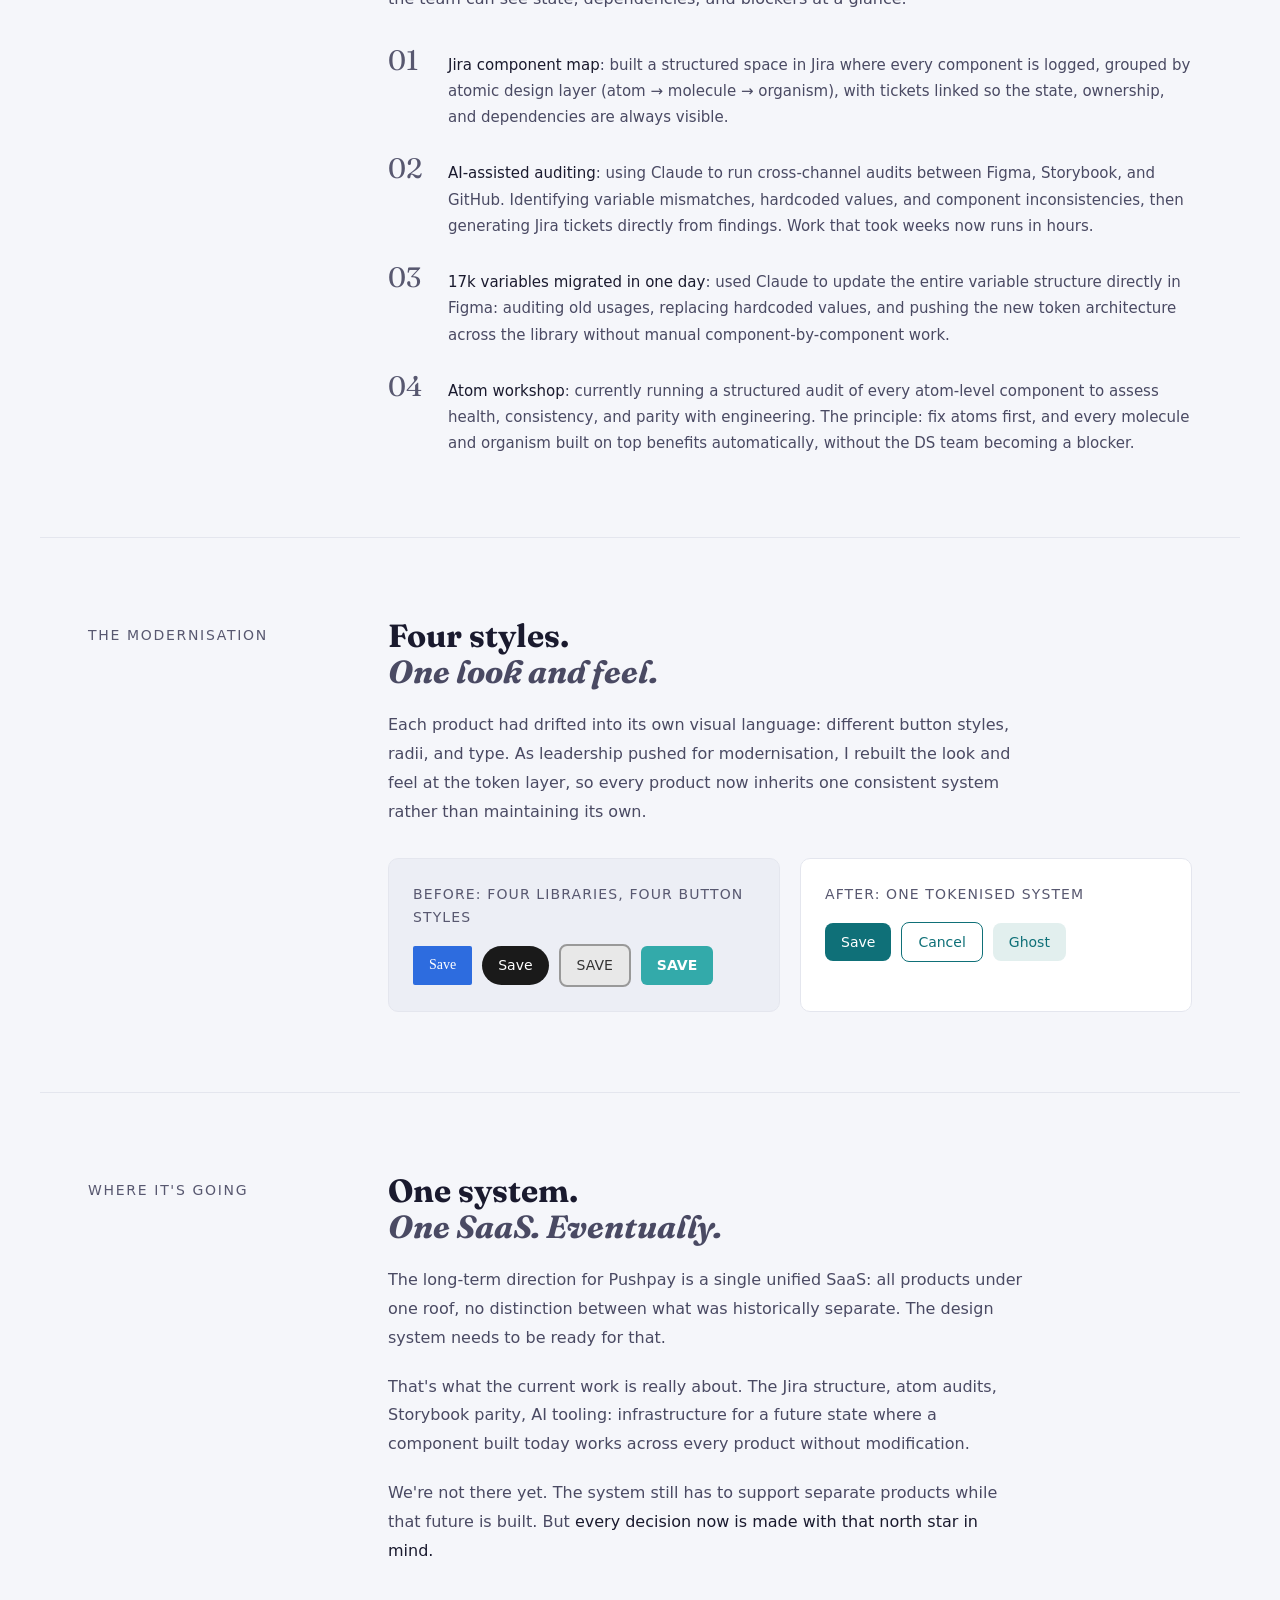
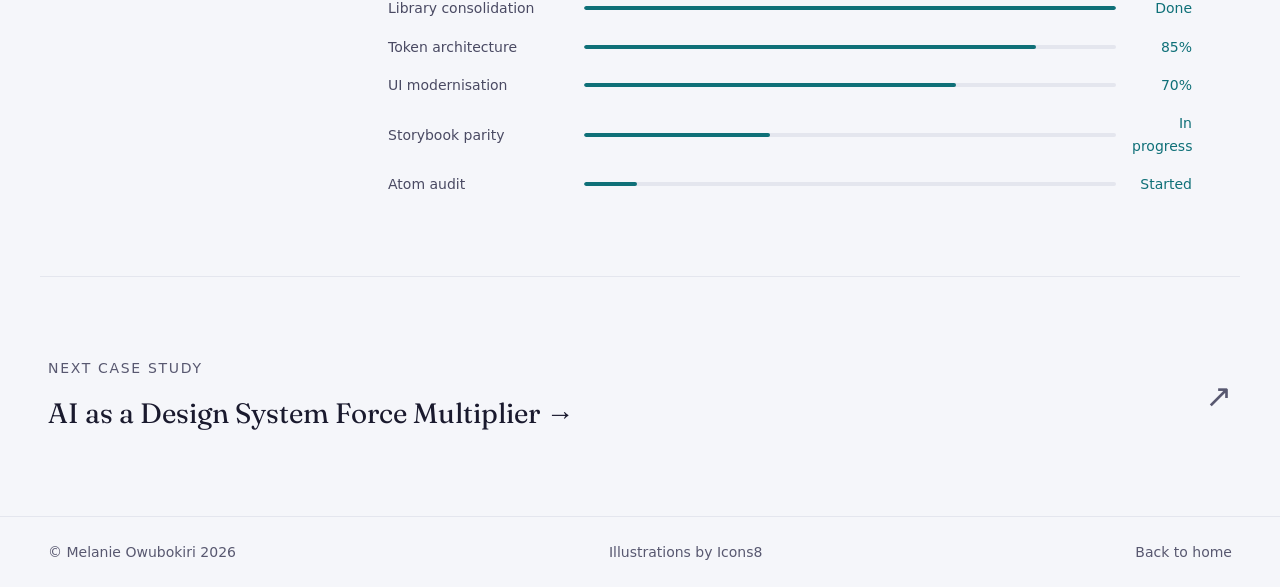
<file: case-staq.html>
<!DOCTYPE html>
<html lang="en">
<head>
  <meta charset="UTF-8">
  <meta name="viewport" content="width=device-width, initial-scale=1.0">
  <title>Staq Modernisation · Melanie Owubokiri</title>
  <link rel="preconnect" href="https://fonts.googleapis.com">
  <link rel="preconnect" href="https://fonts.gstatic.com" crossorigin>
  <link href="https://fonts.googleapis.com/css2?family=Fraunces:ital,wght@0,400;0,500;0,600;1,400;1,500&display=swap" rel="stylesheet">
  <link rel="preconnect" href="https://api.fontshare.com" crossorigin>
  <link href="https://api.fontshare.com/v2/css?f[]=general-sans@300,400,500,600&display=swap" rel="stylesheet">
  <link rel="stylesheet" href="assets/design-system.css">
  <link rel="stylesheet" href="assets/ds-case.css">
  <style>
    .nav-back { font-size: 14px;
      font-weight: 400;
      letter-spacing: 0.06em;
      text-transform: uppercase;
      color: var(--ink-muted);
      text-decoration: none;
      transition: color 0.2s; }

    .case-eyebrow span { display: inline-block; width: 24px; height: 1px; background: var(--ink-faint); }

    .case-title em { font-style: italic; color: var(--ink-muted); }

    .case-meta { display: flex; flex-direction: column; gap: 28px; }

    .meta-tags { display: flex; flex-wrap: wrap; gap: 6px; margin-top: 4px; }

    .stats-bar { display: grid;
      grid-template-columns: repeat(5, 1fr);
      gap: 1px;
      background: var(--line);
      border-bottom: 1px solid var(--line); }

    .stat-item { background: var(--surface);
      padding: 28px 32px; }

    .stat-num { font-family: var(--serif);
      font-size: 36px;
      line-height: 1;
      color: var(--ink);
      margin-bottom: 6px; }

    .stat-label { font-size: 14px;
      font-weight: 300;
      color: var(--ink-muted); }

    .timeline { display: grid;
      grid-template-columns: repeat(3, 1fr);
      gap: 1px;
      background: var(--line);
      border: 1px solid var(--line);
      margin-top: 40px; }

    .timeline-item { background: var(--surface);
      padding: 32px;
      position: relative; }

    .timeline-phase { font-size: 14px;
      letter-spacing: 0.12em;
      text-transform: uppercase;
      color: var(--ink-faint);
      margin-bottom: 12px; }

    .timeline-title { font-family: var(--serif);
      font-size: 20px;
      color: var(--ink);
      margin-bottom: 10px;
      line-height: 1.2; }

    .timeline-desc { font-size: 14px;
      font-weight: 300;
      color: var(--ink-muted);
      line-height: 1.65; }

    .timeline-marker { display: inline-block;
      width: 8px;
      height: 8px;
      border-radius: 50%;
      background: var(--ink-faint);
      margin-bottom: 16px; }

    .case-body { max-width: 1200px; margin: 0 auto; }

    .section-body strong { color: var(--ink); font-weight: 500; }

    .compare-grid { display: grid;
      grid-template-columns: 1fr 1fr;
      gap: 1px;
      background: var(--line);
      border: 1px solid var(--line);
      margin-top: 32px; }

    .compare-item { background: var(--surface);
      padding: 32px; }

    .compare-label { font-size: 14px;
      letter-spacing: 0.12em;
      text-transform: uppercase;
      color: var(--ink-faint);
      margin-bottom: 16px; }

    .compare-list { list-style: none;
      display: flex;
      flex-direction: column;
      gap: 10px; }

    .compare-list li { font-size: 14px;
      font-weight: 300;
      color: var(--ink-muted);
      padding-left: 16px;
      position: relative;
      line-height: 1.5; }

    .compare-list li::before { position: absolute;
      left: 0;
      color: var(--ink-faint); }

    .compare-list.before li::before { content: '×'; }

    .compare-list.after li::before { content: '→'; color: var(--ink); }

    .compare-list.after li { color: var(--ink-muted); }

    .detail-grid { display: grid;
      grid-template-columns: 1fr 1fr;
      gap: 32px;
      margin-top: 32px; }

    .detail-item { padding: 28px;
      border: 1px solid var(--line);
      background: var(--surface); }

    .detail-label { font-size: 14px;
      letter-spacing: 0.1em;
      text-transform: uppercase;
      color: var(--ink-faint);
      margin-bottom: 10px; }

    .detail-heading { font-family: var(--serif);
      font-size: 18px;
      color: var(--ink);
      margin-bottom: 8px; }

    .detail-body { font-size: 14px;
      font-weight: 300;
      color: var(--ink-muted);
      line-height: 1.65; }

    .insight-list { display: flex;
      flex-direction: column;
      gap: 24px;
      margin-top: 32px; }

    .insight-item { display: grid;
      grid-template-columns: 40px 1fr;
      gap: 20px;
      align-items: start; }

    .insight-num { font-family: var(--serif);
      font-size: 28px;
      line-height: 1;
      color: var(--ink-faint); }

    .insight-text { font-size: 15px;
      font-weight: 300;
      color: var(--ink-muted);
      line-height: 1.75;
      padding-top: 6px; }

    .insight-text strong { color: var(--ink); font-weight: 500; }

    .progress-bar-outer { margin-top: 32px;
      display: flex;
      flex-direction: column;
      gap: 16px; }

    .progress-row { display: grid;
      grid-template-columns: 180px 1fr 60px;
      gap: 16px;
      align-items: center; }

    .progress-label { font-size: 14px;
      font-weight: 400;
      color: var(--ink-muted); }

    .progress-track { height: 4px;
      background: var(--line);
      border-radius: 2px;
      overflow: hidden; }

    .progress-fill { height: 100%;
      background: var(--accent);
      border-radius: 2px;
      transition: width 1s ease; }

    .progress-pct { font-size: 14px;
      font-weight: 400;
      color: var(--accent);
      text-align: right; }

    .placeholder { margin-top: 32px;
      padding: 32px;
      border: 1px dashed var(--line);
      background: var(--surface-alt); }

    .placeholder p { font-size: 14px;
      font-weight: 300;
      color: var(--ink-faint);
      font-style: italic;
      line-height: 1.6;
      margin: 0; }

    @media (max-width: 768px) {
      nav { padding: 16px 24px; }
      .case-hero { grid-template-columns: 1fr; gap: 40px; padding: 120px 24px 60px; }
      .stats-bar { grid-template-columns: 1fr 1fr; }
      .case-section { grid-template-columns: 1fr; gap: 24px; padding: 60px 24px; }
      .section-label { position: static; }
      .timeline { grid-template-columns: 1fr; }
      .compare-grid { grid-template-columns: 1fr; }
      .detail-grid { grid-template-columns: 1fr; }
      .progress-row { grid-template-columns: 140px 1fr 48px; }
      .next-case { padding: 60px 24px; flex-direction: column; align-items: flex-start; }
    }
    .ba-grid { display:grid; grid-template-columns:1fr 1fr; gap:20px; margin-top:32px; }
    .ba-col { border:1px solid var(--line); border-radius: var(--radius); padding:24px; background:var(--card); }
    .ba-col.before { background:var(--surface-alt); }
    .ba-cap { font-size:14px; letter-spacing:0.08em; text-transform:uppercase; color:var(--ink-faint); margin-bottom:16px; display:block; }
    .ba-chips { display:flex; flex-wrap:wrap; gap:10px; align-items:center; }
    .ba-btn { font-size:14px; padding:8px 16px; }
    @media (max-width:768px){ .ba-grid{ grid-template-columns:1fr; } }
    .tag { border-radius: 4px; }
    .btn-primary { border-radius: 6px; }
    .hero-stats, .stats-bar { border-radius: 10px; overflow: hidden; }
    .stat-item, .img-placeholder, .progress-track, .progress-fill, .deepdive-screen, .surface-item, .insight-item, .meta-block, .placeholder { border-radius: 6px; }
    a:focus-visible, button:focus-visible { outline: 2px solid var(--accent); outline-offset: 3px; }
    @media (max-width: 768px) { .case-section { grid-template-columns: 1fr; gap: 32px; } }
      .case-hero { align-items: center; }
    .case-hero-art { background: var(--accent-soft); border-radius: var(--radius); aspect-ratio: 4 / 3; display: flex; align-items: center; justify-content: center; overflow: hidden; }
    .case-hero-art .hero-ill { width: 82%; height: 82%; object-fit: contain; filter: drop-shadow(0 10px 24px rgba(21,34,41,0.12)); }
    .case-meta { display: grid; grid-template-columns: repeat(auto-fit, minmax(190px, 1fr)); gap: 36px; align-items: start; padding: 36px max(48px, calc((100% - 1440px) / 2 + 48px)); border-bottom: 1px solid var(--line); }
    @media (max-width: 768px) { .case-hero-art { aspect-ratio: 16 / 10; } .case-meta { grid-template-columns: 1fr; gap: 26px; padding: 28px 24px; } }
      .meta-tags { flex-direction: column; gap: 6px; margin-top: 8px; }
    .meta-tags .tag { border: none; padding: 0; text-transform: none; letter-spacing: 0.01em; font-weight: 300; color: var(--ink-muted); display: flex; align-items: baseline; gap: 9px; line-height: 1.5; }
    .meta-tags .tag::before { content: "\00B7"; color: var(--ink-faint); font-weight: 600; }
  
  </style>
</head>
<body>
<script>
(function() {
  const PASS = "__PORTFOLIO_PASSWORD__";
  const KEY = "portfolio_auth";
  if (localStorage.getItem(KEY) === "1") return;
  document.documentElement.style.visibility = "hidden";
  const overlay = document.createElement("div");
  overlay.id = "pw-overlay";
  overlay.innerHTML = `
    <style>
      #pw-overlay { position:fixed;inset:0;z-index:9999;background:#f5f6fa;display:flex;align-items:center;justify-content:center;font-family:'Inter',system-ui,sans-serif; }
      #pw-box { width:100%;max-width:360px;padding:48px 40px;border:1px solid #e4e6ee;border-radius: var(--radius);background:#ffffff;display:flex;flex-direction:column;gap:24px; }
      #pw-title { font-family:'Fraunces',Georgia,serif;font-size:24px;line-height:1.15;color:#1a1a2e; }
      #pw-title em { font-style:italic;color:#4a4a63; }
      #pw-note { font-size:14px;font-weight:300;color:#4a4a63;line-height:1.6; }
      #pw-input { width:100%;padding:12px 16px;font-size:14px;font-weight:300;color:#1a1a2e;background:#f5f6fa;border:1px solid #e4e6ee;border-radius:6px;outline:none;transition:border-color 0.2s; }
      #pw-input:focus { border-color:#0f7078; }
      #pw-input.error { border-color:#c62828; }
      #pw-btn { padding:12px 24px;background:#0f7078;color:#ffffff;font-size:14px;font-weight:500;letter-spacing:0.04em;border:1px solid #0f7078;border-radius:6px;cursor:pointer;transition:background 0.2s,color 0.2s; }
      #pw-btn:hover { background:transparent;color:#0f7078; }
      #pw-error { font-size:14px;font-weight:300;color:#c62828;display:none; }
    </style>
    <div id="pw-box">
      <h1 id="pw-title">This work is<br><em>password protected.</em></h1>
      <p id="pw-note">This case study contains NDA-protected work. If you would like access, please reach out and I will share the password with you.</p>
      <input id="pw-input" type="password" placeholder="Enter password" autocomplete="off"/>
      <p id="pw-error">Incorrect password. Please try again.</p>
      <button id="pw-btn">View case study</button>
      <a id="pw-back" href="index.html" onclick="if(history.length>1){history.back();return false;}" style="display:block;margin-top:16px;font-size:14px;font-weight:300;color:#585870;text-decoration:none;">&larr; Back</a>
    </div>
  `;
  document.body.appendChild(overlay);
  document.documentElement.style.visibility = "visible";
  function attempt() {
    const val = document.getElementById("pw-input").value;
    if (val === PASS) {
      localStorage.setItem(KEY, "1");
      overlay.remove();
    } else {
      const inp = document.getElementById("pw-input");
      const err = document.getElementById("pw-error");
      inp.classList.add("error");
      err.style.display = "block";
      inp.value = "";
      setTimeout(() => inp.classList.remove("error"), 1000);
    }
  }
  document.getElementById("pw-btn").addEventListener("click", attempt);
  document.getElementById("pw-input").addEventListener("keydown", function(e) { if (e.key === "Enter") attempt(); });
})();
</script>

  <nav id="nav">
    <a href="index.html" class="nav-name">Melanie Owubokiri</a>
    <a href="index.html#work" class="nav-back">← All work</a>
  </nav>

  <header class="case-hero">
    <div>
      <p class="case-eyebrow"><span></span> Pushpay · 2022–present · NDA</p>
      <h1 class="case-title">
        Design system:<br>
        <em>one system across all 7 products</em>
      </h1>
      <p class="case-subtitle">
        How Pushpay's design system went from fragmented product libraries to one scalable ecosystem, after a board review of a single page triggered a full modernisation.
      </p>
    </div>
    <div class="case-hero-art"><img class="hero-ill" src="assets/illustrations/design-system.webp" alt="" loading="lazy"></div>
  </header>

  <div class="case-meta">
      <div>
        <p class="meta-label">My role</p>
        <p class="meta-value">UX Designer → Senior UX Designer → Design System Lead<br>Owner of Figma library architecture, the token system, and DS governance. Partner to engineering on Storybook parity.</p>
      </div>
      <div>
        <p class="meta-label">Scope</p>
        <p class="meta-value">7 products · 2 user types · 10+ languages · 13+ designers</p>
      </div>
      <div>
        <p class="meta-label">Focus areas</p>
        <div class="meta-tags">
          <span class="tag">Figma Variables</span>
          <span class="tag">Token Architecture</span>
          <span class="tag">Component Library</span>
          <span class="tag">Storybook Parity</span>
          <span class="tag">DS Governance</span>
          <span class="tag">AI Tooling</span>
        </div>
      </div>
    </div>

  <!-- STATS -->
  <div class="stats-bar">
    <div class="stat-item fade-up">
      <div class="stat-num">4→1</div>
      <div class="stat-label">Libraries consolidated</div>
    </div>
    <div class="stat-item fade-up">
      <div class="stat-num">30+→13</div>
      <div class="stat-label">Button variants reduced</div>
    </div>
    <div class="stat-item fade-up">
      <div class="stat-num">~60%</div>
      <div class="stat-label">Less maintenance overhead</div>
    </div>
    <div class="stat-item fade-up">
      <div class="stat-num">17k</div>
      <div class="stat-label">Variables migrated in one day</div>
    </div>
    <div class="stat-item fade-up">
      <div class="stat-num">7</div>
      <div class="stat-label">Products on one system</div>
    </div>
  </div>

  <div class="case-body">

    <!-- ORIGIN STORY -->
    <div class="case-section fade-up">
      <p class="section-label">The origin</p>
      <div class="section-content">
        <h2 class="section-heading">A like-for-like rebuild.<br><em>A board that wanted more.</em></h2>
        <div class="section-body">
          <p>
            It started as maintenance. The Groups page in ChMS used old styles that predated Prism, Pushpay's design system. The brief: rebuild it like-for-like on Prism 1.0, alongside the US UX Manager. No new features.
          </p>
          <p>
            The board approved it <strong>with a condition</strong>: consistent, but not modern enough for where the product needed to go. They wanted a modernised UI alongside the consolidation.
          </p>
          <div class="callout">
            <p>"That condition changed everything. What started as a like-for-like rebuild became the mandate to modernise the entire design system: UI, tokens, and architecture."</p>
          </div>
          <p>
            I had one week. I focused on the foundation (border radius, elevation, typography, iconography), the changes that cascade through everything built on top. The board accepted it.
          </p>
          <p>
            From that point I owned Staq Modernisation: setting priorities, delegating, and working with engineering to close the gap between design intent and built output.
          </p>
        </div>
      </div>
    </div>

    <!-- THE EVOLUTION -->
    <div class="case-section fade-up">
      <p class="section-label">The evolution</p>
      <div class="section-content">
        <h2 class="section-heading">Three phases.<br><em>One continuous system.</em></h2>
        <div class="section-body">
          <p>
            The system didn't transform overnight. It evolved across years, each phase driven by new technology or a shift in business direction.
          </p>
        </div>

        <div class="timeline">
          <div class="timeline-item">
            <div class="timeline-marker"></div>
            <p class="timeline-phase">Phase 01 · Early</p>
            <h3 class="timeline-title">One library per product</h3>
            <p class="timeline-desc">Each product maintained its own Figma library. No shared tokens, no cross-product consistency. Engineering had one component library, but each product's application layer introduced its own inconsistencies.</p>
          </div>
          <div class="timeline-item">
            <div class="timeline-marker"></div>
            <p class="timeline-phase">Phase 02 · Consolidation</p>
            <h3 class="timeline-title">Two libraries: admin and end-user</h3>
            <p class="timeline-desc">A first consolidation: many product libraries down to two, admin and end-user. Better, but still fragmented. Without Figma Variables, theming across products still meant duplicate components per brand colour.</p>
          </div>
          <div class="timeline-item">
            <div class="timeline-marker"></div>
            <p class="timeline-phase">Phase 03 · Now</p>
            <h3 class="timeline-title">One library, variable-driven</h3>
            <p class="timeline-desc">When Figma released Variables, the architecture became possible. I led the consolidation into a single library: semantic token collections, modes for responsiveness and user types, and multi-brand theming. The north star: Figma and Storybook in full parity, ready for when all products converge into one SaaS.</p>
          </div>
        </div>
      </div>
    </div>

    <!-- THE VARIABLES WORK -->
    <div class="case-section fade-up">
      <p class="section-label">The technical work</p>
      <div class="section-content">
        <h2 class="section-heading">From 30 button variants<br><em>down to 13.</em></h2>
        <div class="section-body">
          <p>
            Buttons are the clearest example. Before the variable architecture, every product needed its own variants (default, hover, active) across each product colour. That's 30+ variants to maintain. A change to one product's button required manual updates across every other.
          </p>
          <p>
            With Figma Variables and semantic token collections, 13 button components use modes to swap colour and state. <strong>Change the mode, change the product. No duplicate components. No manual maintenance.</strong>
          </p>
          <p>
            The same pattern, scaled up: <strong>product templates.</strong> Where every product had its own four screen artboards (16 templates across four products), the variable architecture collapsed them into <strong>one Product Template</strong> that changes its look, size, and feel based on which mode is active.
          </p>
        </div>

        <div class="compare-grid">
          <div class="compare-item">
            <p class="compare-label">Before</p>
            <ul class="compare-list before">
              <li>One library per product: siloed and unsynchronised</li>
              <li>30+ button variants: one per product colour state</li>
              <li>16 product templates: four artboards across four products</li>
              <li>Flat variable structure: no semantic layer</li>
              <li>Theming required rebuilding components per brand</li>
              <li>Design debt faster than resolution</li>
              <li>13 designers with no single source of truth</li>
              <li>Every new product launch built from scratch</li>
            </ul>
          </div>
          <div class="compare-item">
            <p class="compare-label">After</p>
            <ul class="compare-list after">
              <li>One unified library: all products, all surfaces</li>
              <li>13 button components: colour driven by variable modes</li>
              <li>1 Product Template: look, size, and feel adapt by mode</li>
              <li>Semantic token collections: primitive separated from semantic</li>
              <li>Light/dark, B2B/B2C, multi-brand in a single system</li>
              <li>~60% less maintenance overhead</li>
              <li>13 designers working from one source of truth</li>
              <li>New product launches without building from scratch</li>
            </ul>
          </div>
        </div>

        <div class="detail-grid">
          <div class="detail-item">
            <p class="detail-label">Variable architecture</p>
            <h4 class="detail-heading">Primitive → semantic</h4>
            <p class="detail-body">Built collections separating raw values (primitives) from their applied meaning (semantic tokens). A colour isn't just #1A73E8. It's "interactive/default", which means updating the primitive cascades correctly through every usage without breaking context.</p>
          </div>
          <div class="detail-item">
            <p class="detail-label">Modes</p>
            <h4 class="detail-heading">Responsiveness + user types</h4>
            <p class="detail-body">Modes let the same component serve different products, user types, and screen sizes from one definition. One source, multiple valid states.</p>
          </div>
          <div class="detail-item">
            <p class="detail-label">Foundation refresh</p>
            <h4 class="detail-heading">Atoms first</h4>
            <p class="detail-body">Border radius, elevation, typography scale, iconography: refreshed as the first priority. Get these right and everything built on top inherits the improvement automatically. This was the layer the board responded to in that first one-week sprint.</p>
          </div>
          <div class="detail-item">
            <p class="detail-label">Storybook alignment</p>
            <h4 class="detail-heading">Design meets engineering</h4>
            <p class="detail-body">The component library, Storybook and the Figma UI library need to speak the same language. Currently leading the work to establish parity, so a component in Figma maps cleanly to its built counterpart, with no interpretation gap.</p>
          </div>
        </div>
      </div>
    </div>

    <!-- DS LEAD TODAY -->
    <div class="case-section fade-up">
      <p class="section-label">Ownership today</p>
      <div class="section-content">
        <h2 class="section-heading">The bridge between<br><em>design and engineering.</em></h2>
        <div class="section-body">
          <p>
            As Design System Lead, the work has shifted from building the system to governing it: setting priorities, defining component health, and keeping Figma and Storybook aligned as both evolve.
          </p>
          <p>
            I act as the bridge between Product, UX, and engineering. No component exists twice. Everything is tracked in Jira using an atomic design structure I built, so the team can see state, dependencies, and blockers at a glance.
          </p>
        </div>

        <div class="insight-list">
          <div class="insight-item">
            <div class="insight-num">01</div>
            <div class="insight-text"><strong>Jira component map</strong>: built a structured space in Jira where every component is logged, grouped by atomic design layer (atom → molecule → organism), with tickets linked so the state, ownership, and dependencies are always visible.</div>
          </div>
          <div class="insight-item">
            <div class="insight-num">02</div>
            <div class="insight-text"><strong>AI-assisted auditing</strong>: using Claude to run cross-channel audits between Figma, Storybook, and GitHub. Identifying variable mismatches, hardcoded values, and component inconsistencies, then generating Jira tickets directly from findings. Work that took weeks now runs in hours.</div>
          </div>
          <div class="insight-item">
            <div class="insight-num">03</div>
            <div class="insight-text"><strong>17k variables migrated in one day</strong>: used Claude to update the entire variable structure directly in Figma: auditing old usages, replacing hardcoded values, and pushing the new token architecture across the library without manual component-by-component work.</div>
          </div>
          <div class="insight-item">
            <div class="insight-num">04</div>
            <div class="insight-text"><strong>Atom workshop</strong>: currently running a structured audit of every atom-level component to assess health, consistency, and parity with engineering. The principle: fix atoms first, and every molecule and organism built on top benefits automatically, without the DS team becoming a blocker.</div>
          </div>
        </div>
      </div>
    </div>

    <!-- THE MODERNISATION -->
    <div class="case-section fade-up" id="ds-2026">
      <p class="section-label">The modernisation</p>
      <div class="section-content">
        <h2 class="section-heading">Four styles.<br><em>One look and feel.</em></h2>
        <div class="section-body">
          <p>
            Each product had drifted into its own visual language: different button styles, radii, and type. As leadership pushed for modernisation, I rebuilt the look and feel at the token layer, so every product now inherits one consistent system rather than maintaining its own.
          </p>
        </div>
        <div class="ba-grid">
          <div class="ba-col before">
            <span class="ba-cap">Before: four libraries, four button styles</span>
            <div class="ba-chips">
              <span class="ba-btn" style="background:#2d6cdf;color:#fff;border-radius:2px;font-family:Georgia,serif">Save</span>
              <span class="ba-btn" style="background:#1a1a1a;color:#fff;border-radius:20px">Save</span>
              <span class="ba-btn" style="background:#e8e8e8;color:#333;border:2px solid #999;border-radius:8px">SAVE</span>
              <span class="ba-btn" style="background:#3aa;color:#fff;border-radius:6px;font-weight:700;text-transform:uppercase">Save</span>
            </div>
          </div>
          <div class="ba-col">
            <span class="ba-cap">After: one tokenised system</span>
            <div class="ba-chips">
              <span class="ba-btn" style="background:#0f7078;color:#fff;border-radius:8px">Save</span>
              <span class="ba-btn" style="background:transparent;color:#0f7078;border:1px solid #0f7078;border-radius:8px">Cancel</span>
              <span class="ba-btn" style="background:#e2efee;color:#0f7078;border-radius:8px">Ghost</span>
            </div>
          </div>
        </div>
      </div>
    </div>

    <!-- THE NORTH STAR -->
    <div class="case-section fade-up">
      <p class="section-label">Where it's going</p>
      <div class="section-content">
        <h2 class="section-heading">One system.<br><em>One SaaS. Eventually.</em></h2>
        <div class="section-body">
          <p>
            The long-term direction for Pushpay is a single unified SaaS: all products under one roof, no distinction between what was historically separate. The design system needs to be ready for that.
          </p>
          <p>
            That's what the current work is really about. The Jira structure, atom audits, Storybook parity, AI tooling: infrastructure for a future state where a component built today works across every product without modification.
          </p>
          <p>
            We're not there yet. The system still has to support separate products while that future is built. But <strong>every decision now is made with that north star in mind.</strong>
          </p>
        </div>

        <div class="progress-bar-outer">
          <div class="progress-row">
            <span class="progress-label">Library consolidation</span>
            <div class="progress-track"><div class="progress-fill" style="width: 100%"></div></div>
            <span class="progress-pct">Done</span>
          </div>
          <div class="progress-row">
            <span class="progress-label">Token architecture</span>
            <div class="progress-track"><div class="progress-fill" style="width: 85%"></div></div>
            <span class="progress-pct">85%</span>
          </div>
          <div class="progress-row">
            <span class="progress-label">UI modernisation</span>
            <div class="progress-track"><div class="progress-fill" style="width: 70%"></div></div>
            <span class="progress-pct">70%</span>
          </div>
          <div class="progress-row">
            <span class="progress-label">Storybook parity</span>
            <div class="progress-track"><div class="progress-fill" style="width: 35%"></div></div>
            <span class="progress-pct">In progress</span>
          </div>
          <div class="progress-row">
            <span class="progress-label">Atom audit</span>
            <div class="progress-track"><div class="progress-fill" style="width: 10%"></div></div>
            <span class="progress-pct">Started</span>
          </div>
        </div>
      </div>
    </div>

  </div>

  <div class="next-case">
    <div>
      <p class="next-label">Next case study</p>
      <a href="case-ai.html" class="next-title">AI as a Design System Force Multiplier →</a>
    </div>
    <a href="case-ai.html" class="next-arrow">↗</a>
  </div>

  <footer style="padding: 24px max(48px, calc((100% - 1440px) / 2 + 48px)); border-top: 1px solid var(--line); display: flex; justify-content: space-between;">
    <span style="font-size: 14px; font-weight: 300; color: var(--ink-faint);">© Melanie Owubokiri 2026</span>
    <a href="https://icons8.com" target="_blank" rel="noopener" style="font-size:14px;font-weight:300;color:var(--ink-faint);text-decoration:none;">Illustrations by Icons8</a>
    <a href="index.html" style="font-size: 14px; font-weight: 300; color: var(--ink-faint); text-decoration: none;">Back to home</a>
  </footer>

  <script>
    const nav = document.getElementById('nav');
    window.addEventListener('scroll', () => {
      nav.classList.toggle('scrolled', window.scrollY > 20);
    });

    const observer = new IntersectionObserver((entries) => {
      entries.forEach((entry, i) => {
        if (entry.isIntersecting) {
          setTimeout(() => entry.target.classList.add('visible'), i * 80);
        }
      });
    }, { threshold: 0.08 });

    document.querySelectorAll('.fade-up').forEach(el => observer.observe(el));
  </script>

</body>
</html>
</file>
<file: assets/design-system.css>
/* ============================================================
   Melanie Owubokiri — Portfolio Design System
   ------------------------------------------------------------
   Single source of truth. Linked by every page BEFORE its own
   inline <style>, so tokens defined here cascade everywhere and
   page-specific styles can still override when needed.

   Phase 1: foundation + tokens.
   (Shared components move here next — see DESIGN-SYSTEM.md.)
   ============================================================ */

/* --- Reset --- */
*, *::before, *::after { box-sizing: border-box; margin: 0; padding: 0; }

/* --- Design tokens ---
   Change a value here and it updates across the whole site.
   Named to echo Figma variable conventions (semantic, not raw). */
:root {
  /* Ink (text) */
  --ink: #1a1a2e;
  --ink-muted: #4a4a63;
  --ink-faint: #585870;

  /* Surfaces */
  --surface: #f5f6fa;
  --surface-alt: #eceef5;
  --card: #ffffff;

  /* Accent (reserve for CTAs, links, focus) */
  --accent: #0f7078;
  --accent-soft: #e2efee;

  /* Lines */
  --line: #e4e6ee;

  /* Radius — every bordered container uses this (matches the hero) */
  --radius: 10px;

  /* Type families */
  --serif: 'Fraunces', Georgia, serif;
  --sans: 'General Sans', system-ui, sans-serif;
}

/* --- Bordered containers: one shared corner radius ---
   Any bordered table/grid/card/frame rounds to --radius and clips its
   inner hairline cells, so the whole site matches the hero. */
.hero-stats, .stats-bar, .surfaces-bar, .work-card, .work-categories,
.timeline, .compare-grid, .features-grid, .breakdown-grid, .toolkit, .data-table,
.impossible-grid, .outcome-grid, .phase-status, .principles, .detail-item,
.studioc-metric-grid, .studioc-screen-frame, .deepdive-screen-frame, .case-hero-art {
  border-radius: var(--radius);
  overflow: hidden;
}

/* --- Base --- */
html { font-size: 16px; }
body {
  font-family: var(--sans);
  background: var(--surface);
  color: var(--ink);
  line-height: 1.6;
  -webkit-font-smoothing: antialiased;
  overflow-x: hidden;
}

/* --- Accessible focus (WCAG 2.4.7) --- */
a:focus-visible, button:focus-visible {
  outline: 2px solid var(--accent);
  outline-offset: 3px;
  border-radius: 2px;
}
</file>
<file: assets/ds-case.css>
/* Shared case-study components — extracted from all 6 case pages.
   Loaded after design-system.css, before each page's inline <style>.
   Edit a shared component here once; it updates every case study. */

nav { position: fixed;
      top: 0; left: 0; right: 0;
      z-index: 100;
      display: flex;
      align-items: center;
      justify-content: space-between;
      padding: 20px max(48px, calc((100% - 1440px) / 2 + 48px));
      background: var(--surface);
      border-bottom: 1px solid transparent;
      transition: border-color 0.3s; }
nav.scrolled { border-color: var(--line); }
.nav-name { font-family: var(--serif);
      font-size: 17px;
      color: var(--ink);
      text-decoration: none; }
.nav-back:hover { color: var(--ink); }
.case-hero { padding: 140px max(48px, calc((100% - 1440px) / 2 + 48px)) 80px;
      border-bottom: 1px solid var(--line);
      display: grid;
      grid-template-columns: 1fr 1fr;
      gap: 80px;
      align-items: end; }
.case-eyebrow { font-size: 14px;
      letter-spacing: 0.12em;
      text-transform: uppercase;
      color: var(--ink-faint);
      margin-bottom: 20px;
      display: flex;
      align-items: center;
      gap: 12px; }
.case-title { font-family: var(--serif);
      font-size: clamp(36px, 4.5vw, 58px);
      line-height: 1.05;
      letter-spacing: -0.01em;
      margin-bottom: 24px; }
.case-subtitle { font-size: 17px;
      font-weight: 300;
      color: var(--ink-muted);
      line-height: 1.7;
      max-width: 480px; }
.meta-label { font-size: 14px;
      letter-spacing: 0.12em;
      text-transform: uppercase;
      color: var(--ink-faint);
      margin-bottom: 8px; }
.meta-value { font-size: 14px;
      font-weight: 300;
      color: var(--ink-muted);
      line-height: 1.6; }
.tag { font-size: 14px;
      letter-spacing: 0.08em;
      text-transform: uppercase;
      color: var(--ink-muted);
      border: 1px solid var(--line);
      padding: 4px 10px; }
.case-section { padding: 80px max(48px, calc((100% - 1440px) / 2 + 48px));
      border-bottom: 1px solid var(--line);
      display: grid;
      grid-template-columns: 220px 1fr;
      gap: 80px; }
.section-label { font-size: 14px;
      letter-spacing: 0.12em;
      text-transform: uppercase;
      color: var(--ink-faint);
      padding-top: 6px;
      position: sticky;
      top: 80px;
      align-self: start; }
.section-heading { font-family: var(--serif);
      font-size: 32px;
      line-height: 1.15;
      margin-bottom: 20px; }
.section-heading em { font-style: italic; color: var(--ink-muted); }
.section-body { font-size: 16px;
      font-weight: 300;
      color: var(--ink-muted);
      line-height: 1.8;
      max-width: 640px; }
.section-body p { margin-bottom: 20px; }
.section-body p:last-child { margin-bottom: 0; }
.callout { margin: 32px 0;
      padding: 24px 28px;
      border-left: 2px solid var(--ink);
      background: var(--surface-alt); }
.callout p { font-size: 17px;
      font-weight: 300;
      font-style: italic;
      color: var(--ink);
      line-height: 1.65;
      margin: 0 !important; }
.next-case { padding: 80px max(48px, calc((100% - 1440px) / 2 + 48px));
      display: flex;
      align-items: center;
      justify-content: space-between;
      gap: 40px; }
.next-label { font-size: 14px;
      letter-spacing: 0.12em;
      text-transform: uppercase;
      color: var(--ink-faint);
      margin-bottom: 12px; }
.next-title { font-family: var(--serif);
      font-size: 28px;
      color: var(--ink);
      text-decoration: none;
      display: block;
      transition: color 0.2s; }
.next-title:hover { color: var(--ink-muted); }
.next-arrow { font-size: 32px;
      color: var(--ink-faint);
      text-decoration: none;
      transition: transform 0.2s, color 0.2s;
      flex-shrink: 0; }
.next-arrow:hover { transform: translate(4px, -4px); color: var(--ink); }
.fade-up { opacity: 0;
      transform: translateY(16px);
      transition: opacity 0.5s ease, transform 0.5s ease; }
.fade-up.visible { opacity: 1; transform: translateY(0); }
</file>
